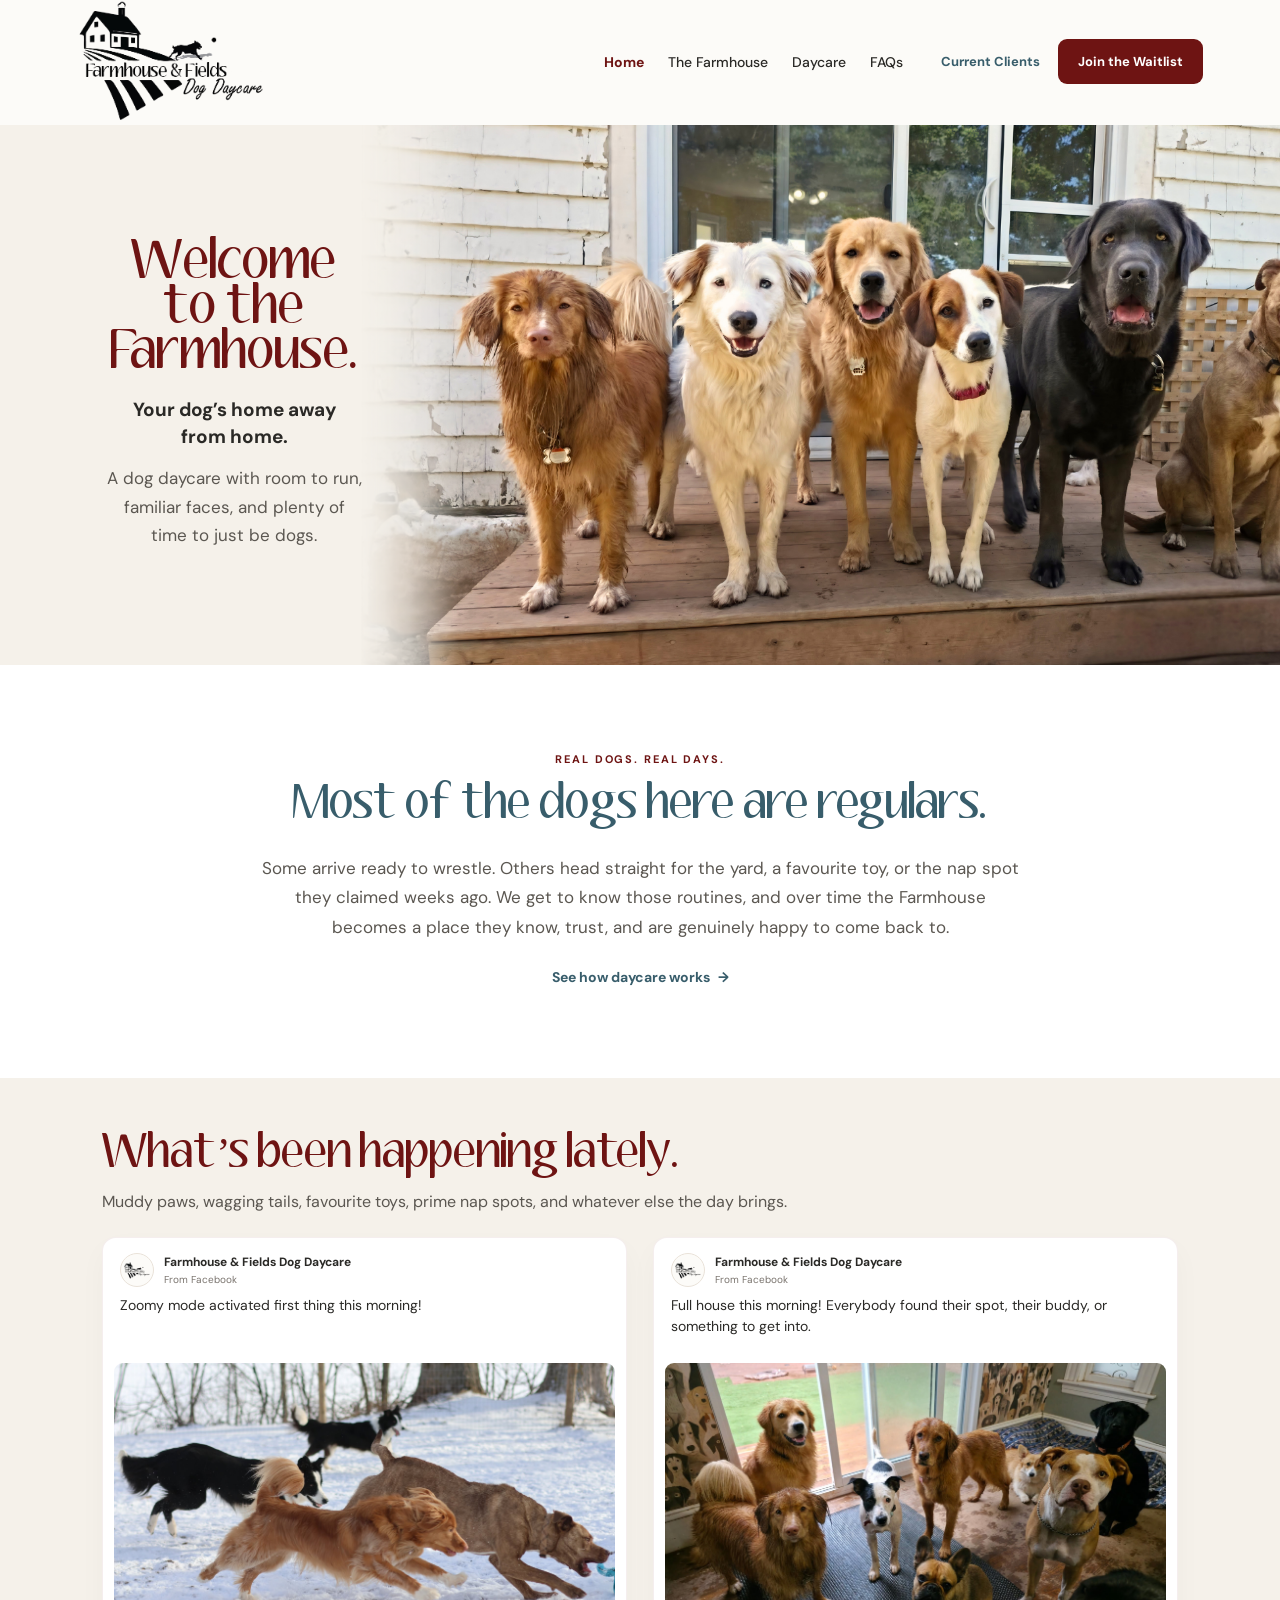
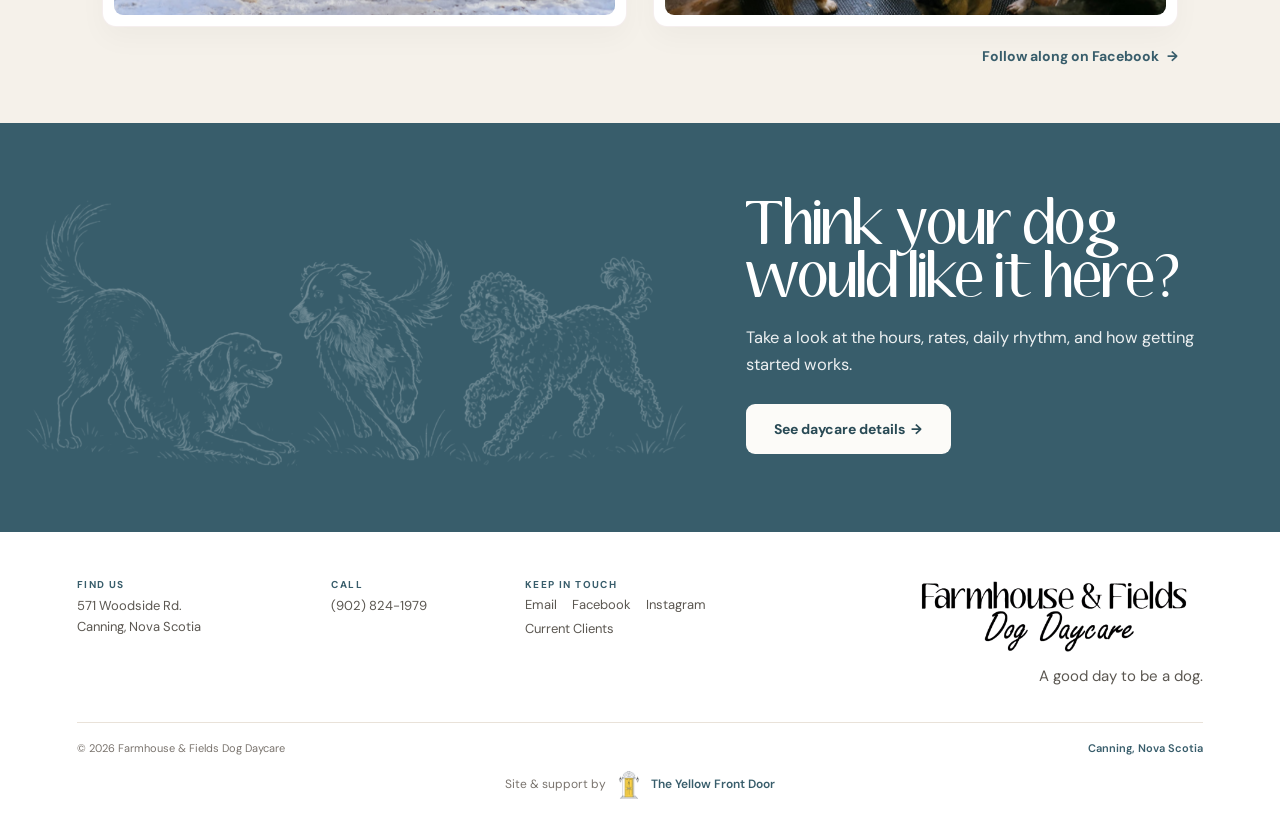
<file: index.html>
<!DOCTYPE html>
<html lang="en">
<head>
  <meta charset="UTF-8">

  <meta
    name="viewport"
    content="width=device-width, initial-scale=1.0"
  >

  <title>Farmhouse & Fields Dog Daycare | Canning, Nova Scotia</title>

  <meta name="description" content="Small-group dog daycare in Canning, Nova Scotia, with a familiar group of regular dogs, indoor and outdoor supervision, full and half days, and flexible booking for regular clients.">

  
  <!-- SEO START -->
  <meta name="robots" content="index, follow, max-image-preview:large">
  <link rel="canonical" href="https://farmhouseandfields.ca/">
  <meta property="og:type" content="website">
  <meta property="og:site_name" content="Farmhouse &amp; Fields Dog Daycare">
  <meta property="og:title" content="Farmhouse & Fields Dog Daycare | Canning, Nova Scotia">
  <meta property="og:description" content="Small-group dog daycare in Canning, Nova Scotia, with a familiar group of regular dogs, indoor and outdoor supervision, full and half days, and flexible booking for regular clients.">
  <meta property="og:url" content="https://farmhouseandfields.ca/">
  <meta property="og:image" content="https://farmhouseandfields.ca/assets/doghero.png">
  <meta name="twitter:card" content="summary_large_image">
  <meta name="twitter:title" content="Farmhouse & Fields Dog Daycare | Canning, Nova Scotia">
  <meta name="twitter:description" content="Small-group dog daycare in Canning, Nova Scotia, with a familiar group of regular dogs, indoor and outdoor supervision, full and half days, and flexible booking for regular clients.">
  <meta name="twitter:image" content="https://farmhouseandfields.ca/assets/doghero.png">
  <!-- SEO END -->

  <link rel="preconnect" href="https://fonts.googleapis.com">
  <link rel="preconnect" href="https://fonts.gstatic.com" crossorigin>

  <link
    href="https://fonts.googleapis.com/css2?family=DM+Sans:opsz,wght@9..40,400;9..40,500;9..40,600;9..40,700&display=swap"
    rel="stylesheet"
  >

  <style>

    /* =========================================================
       BRAND
    ========================================================= */

    @font-face {
      font-family: "Aubrey";
      src: url("fonts/AUBREY1__.woff2") format("woff2");
      font-style: normal;
      font-weight: 400;
      font-display: swap;
    }

    :root {
      --wine: #6E1413;
      --wine-dark: #55100F;

      --river: #385D6B;
      --river-dark: #294A55;

      --oat: #E7DDCD;
      --oat-soft: #F5F1EA;

      --warm-white: #FCFBF8;
      --white: #FFFFFF;

      --ink: #2A2926;
      --body: #5B5751;
      --muted: #7A746E;

      --border: #E9E2D9;

      --max: 1320px;
    }


    /* =========================================================
       RESET
    ========================================================= */

    * {
      box-sizing: border-box;
    }

    html {
      scroll-behavior: smooth;
    }

    body {
      margin: 0;

      background: var(--warm-white);
      color: var(--ink);

      font-family: "DM Sans", sans-serif;
      font-size: 16px;

      -webkit-font-smoothing: antialiased;
      text-rendering: optimizeLegibility;
    }

    img {
      display: block;
      max-width: 100%;
    }

    a {
      color: inherit;
    }

    button {
      font: inherit;
    }

    .container {
      width: min(88%, var(--max));
      margin: 0 auto;
    }


    /* =========================================================
       SHARED
    ========================================================= */

    .eyebrow {
      margin: 0 0 16px;

      color: var(--river);

      font-size: 11px;
      line-height: 1.2;
      font-weight: 700;

      letter-spacing: 0.17em;
      text-transform: uppercase;
    }

    .text-link {
      display: inline-flex;
      align-items: center;
      gap: 8px;

      color: var(--river);

      font-size: 14px;
      font-weight: 700;

      text-decoration: none;
    }

    .text-link span {
      transition: transform 0.18s ease;
    }

    .text-link:hover,
    .text-link:focus-visible {
      color: var(--wine);
    }

    .text-link:hover span,
    .text-link:focus-visible span {
      transform: translateX(4px);
    }


    /* =========================================================
       HEADER
    ========================================================= */

    .site-header {
      position: sticky;
      top: 0;
      z-index: 1000;

      background: rgba(252, 251, 248, 0.98);

      border-bottom: 1px solid transparent;

      transition:
        border-color 0.2s ease,
        box-shadow 0.2s ease;
    }

    .site-header.scrolled {
      border-color: rgba(233, 226, 217, 0.92);

      box-shadow:
        0 7px 25px rgba(42, 41, 38, 0.045);
    }

    .nav-wrap {
      width: min(88%, var(--max));
      min-height: 98px;

      margin: 0 auto;

      display: flex;
      align-items: center;
      gap: 28px;

      transition: min-height 0.2s ease;
    }

    .site-header.scrolled .nav-wrap {
      min-height: 80px;
    }

    .brand-logo {
      flex: 0 0 auto;

      display: flex;
      align-items: center;

      text-decoration: none;
    }

    .brand-logo img {
      width: 190px;
      height: auto;

      transition: width 0.2s ease;
    }

    .site-header.scrolled .brand-logo img {
      width: 170px;
    }


    /* =========================================================
       DESKTOP NAV
    ========================================================= */

    .main-nav {
      margin-left: auto;

      display: flex;
      align-items: center;
      gap: 4px;
    }

    .nav-link {
      padding: 11px 10px;

      color: var(--ink);

      font-size: 14px;
      font-weight: 500;

      text-decoration: none;
    }

    .nav-link:hover,
    .nav-link:focus-visible,
    .nav-link.active {
      color: var(--wine);
      font-weight: 700;
    }

    .nav-actions {
      display: flex;
      align-items: center;
      gap: 18px;
    }

    .client-link {
      color: var(--river);

      font-size: 13px;
      font-weight: 700;

      text-decoration: none;
      white-space: nowrap;
    }

    .client-link:hover,
    .client-link:focus-visible {
      color: var(--wine);
    }

    .waitlist-button {
      min-height: 45px;
      padding: 0 20px;

      display: inline-flex;
      align-items: center;
      justify-content: center;

      border-radius: 9px;

      background: var(--wine);
      color: #fff;

      font-size: 13px;
      font-weight: 700;

      text-decoration: none;
      white-space: nowrap;

      transition:
        background 0.18s ease,
        transform 0.18s ease;
    }

    .waitlist-button:hover,
    .waitlist-button:focus-visible {
      background: var(--wine-dark);
      transform: translateY(-1px);
    }


    /* =========================================================
       MOBILE NAV
    ========================================================= */

    .menu-toggle {
      display: none;

      width: 44px;
      height: 44px;

      margin-left: auto;
      padding: 0;

      border: 0;
      background: transparent;

      cursor: pointer;

      align-items: center;
      justify-content: center;
      flex-direction: column;

      gap: 5px;
    }

    .menu-toggle span {
      width: 21px;
      height: 2px;

      border-radius: 10px;

      background: var(--ink);

      transition:
        transform 0.22s ease,
        opacity 0.22s ease;
    }

    .menu-toggle.open span:nth-child(1) {
      transform: translateY(7px) rotate(45deg);
    }

    .menu-toggle.open span:nth-child(2) {
      opacity: 0;
    }

    .menu-toggle.open span:nth-child(3) {
      transform: translateY(-7px) rotate(-45deg);
    }

    .mobile-menu {
      max-height: 0;
      overflow: hidden;
      opacity: 0;

      background: var(--warm-white);

      transition:
        max-height 0.35s ease,
        opacity 0.22s ease;
    }

    .mobile-menu.open {
      max-height: 700px;
      opacity: 1;
    }

    .mobile-menu-inner {
      width: 89%;
      margin: 0 auto;
      padding: 5px 0 28px;
    }

    .mobile-menu a {
      display: block;

      padding: 15px 2px;

      border-bottom: 1px solid var(--border);

      color: var(--ink);

      font-size: 17px;
      font-weight: 500;

      text-decoration: none;
    }

    .mobile-menu .mobile-client {
      margin-top: 8px;

      border-bottom: 0;

      color: var(--river);
      font-weight: 700;
    }

    .mobile-menu .mobile-waitlist {
      margin-top: 8px;
      padding: 15px 20px;

      border: 0;
      border-radius: 10px;

      background: var(--wine);
      color: #fff;

      text-align: center;
      font-weight: 700;
    }


    /* =========================================================
       HERO
    ========================================================= */

    .home-hero {
      position: relative;

      min-height: 540px;

      overflow: hidden;

      background: var(--oat-soft);
    }

    .hero-image-wrap {
      position: absolute;
      inset: 0;

      overflow: hidden;
    }

    .hero-image-wrap picture {
      display: block;
      width: 100%;
      height: 100%;
    }

    .hero-image {
      width: 100%;
      height: 100%;

      object-fit: cover;
      object-position: center 48%;
    }

    .hero-copy {
      position: relative;
      z-index: 2;

      width: min(88%, var(--max));
      min-height: 540px;

      margin: 0 auto;

      display: flex;
      align-items: center;
    }

    .hero-copy-inner {
      width: 28%;
      max-width: 340px;

      padding: 48px 0;

      text-align: center;
    }

    .hero-title {
      margin: 0;

      color: var(--wine);

      font-family: "Aubrey", serif;
      font-size: clamp(48px, 3.45vw, 59px);
      font-weight: 400;
      line-height: 0.94;
    }

    .hero-title span,
    .hero-tagline span,
    .hero-description span {
      display: block;
    }

    .hero-tagline {
      margin: 22px 0 0;

      color: var(--ink);

      font-size: 19px;
      line-height: 1.4;
      font-weight: 700;
    }

    .hero-description {
      max-width: 325px;

      margin: 14px auto 0;

      color: var(--body);

      font-size: 17px;
      line-height: 1.67;
    }


    /* =========================================================
       REGULARS
    ========================================================= */

    .regulars-section {
      padding: 88px 0 92px;

      background: #fff;

      scroll-margin-top: 95px;
    }

    .regulars-inner {
      width: min(88%, 1100px);

      margin: 0 auto;

      text-align: center;
    }

    .regulars-section .eyebrow {
      margin-bottom: 17px;

      color: var(--wine);
    }

    .regulars-title {
      max-width: 1000px;

      margin: 0 auto;

      color: var(--river);

      font-family: "Aubrey", serif;
      font-size: clamp(43px, 3vw, 51px);
      font-weight: 400;
      line-height: 1;

      white-space: nowrap;
    }

    .regulars-story {
      max-width: 760px;

      margin: 28px auto 0;
    }

    .regulars-story p {
      margin: 0;

      color: var(--body);

      font-size: 17px;
      line-height: 1.75;
    }

    .regulars-link {
      margin-top: 25px;

      display: flex;
      justify-content: center;
    }


    /* =========================================================
       SOCIAL
    ========================================================= */

    .social-section {
      padding: 56px 0 58px;

      background: var(--oat-soft);

      scroll-margin-top: 95px;
    }

    .social-heading {
      width: min(84%, 1120px);

      margin: 0 auto 23px;
    }

    .social-heading .eyebrow {
      margin-bottom: 11px;
    }

    .social-title {
      max-width: 720px;

      margin: 0;

      color: var(--wine);

      font-family: "Aubrey", serif;
      font-size: clamp(42px, 3.2vw, 51px);
      font-weight: 400;
      line-height: 0.97;
    }

    .social-description {
      max-width: 720px;

      margin: 14px 0 0;

      color: var(--body);

      font-size: 16px;
      line-height: 1.6;
    }


    /* =========================================================
       SOCIAL CARDS
    ========================================================= */

    .social-grid {
      width: min(84%, 1120px);

      margin: 0 auto;

      display: grid;
      grid-template-columns: repeat(2, minmax(0, 1fr));

      gap: 26px;

      align-items: stretch;
    }

    .social-post {
      height: 390px;

      display: grid;

      grid-template-rows:
        auto
        68px
        minmax(0, 1fr);

      overflow: hidden;

      border: 1px solid rgba(110, 20, 19, 0.07);
      border-radius: 14px;

      background: #fff;

      box-shadow:
        0 12px 28px rgba(42, 41, 38, 0.03);
    }

    .social-post:nth-child(2) {
      margin-top: 0 !important;
    }

    .social-head {
      padding: 15px 17px 8px;

      display: flex;
      align-items: center;

      gap: 10px;
    }

    .social-avatar {
      width: 34px;
      height: 34px;

      flex: 0 0 34px;

      display: flex;
      align-items: center;
      justify-content: center;

      overflow: hidden;

      border: 1px solid var(--border);
      border-radius: 50%;

      background: var(--warm-white);
    }

    .social-avatar img {
      width: 26px;
      height: auto;
    }

    .social-name {
      margin: 0;

      color: var(--ink);

      font-size: 12px;
      font-weight: 700;
      line-height: 1.3;
    }

    .social-source {
      margin: 2px 0 0;

      color: var(--muted);

      font-size: 10px;
      line-height: 1.3;
    }

    .social-caption {
      margin: 0;

      padding: 0 17px 10px;

      display: flex;
      align-items: flex-start;

      color: var(--ink);

      font-size: 14px;
      line-height: 1.45;
    }

    .social-image {
      width: calc(100% - 22px);
      height: calc(100% - 11px);

      margin: 0 11px 11px;

      overflow: hidden;

      border-radius: 9px;
    }

    .social-image img {
      width: 100%;
      height: 100%;

      object-fit: cover;
    }

    .social-bottom-link {
      width: min(84%, 1120px);

      margin: 20px auto 0;

      display: flex;
      justify-content: flex-end;
    }


    /* =========================================================
       CTA
    ========================================================= */

    .final-cta {
      position: relative;

      overflow: hidden;

      background: var(--river);
      color: #fff;

      scroll-margin-top: 95px;
    }

    .final-cta-inner {
      position: relative;
      z-index: 3;

      width: min(88%, 1180px);
      min-height: 340px;

      margin: 0 auto;
      padding: 44px 0;

      display: grid;
      grid-template-columns: minmax(0, 1.05fr) minmax(420px, 0.95fr);
      gap: 42px;
      align-items: center;
    }

    .final-cta-art {
      min-width: 0;
      display: flex;
      align-items: flex-end;
      justify-content: flex-start;
      align-self: stretch;
    }

    .final-cta-copy {
      max-width: 560px;
      min-width: 0;
    }

    .final-cta h2 {
      max-width: 560px;

      margin: 0;

      color: #fff;

      font-family: "Aubrey", serif;
      font-size: clamp(46px, 3.2vw, 57px);
      font-weight: 400;
      line-height: 0.98;
    }

    .final-cta h2 span {
      display: block;
    }

    .final-cta p {
      max-width: 620px;

      margin: 17px 0 0;

      color: rgba(255, 255, 255, 0.9);

      font-size: 16px;
      line-height: 1.65;
    }

    .final-cta-actions {
      width: fit-content;

      margin-top: 24px;

      display: block;
    }

    .cta-button {
      width: auto;
      min-width: 185px;
      min-height: 50px;
      padding: 0 20px;

      display: inline-flex;
      align-items: center;
      justify-content: center;

      border-radius: 9px;

      background: var(--warm-white);
      color: var(--river-dark);

      font-size: 14px;
      font-weight: 700;

      text-decoration: none;
      white-space: nowrap;

      transition:
        background 0.18s ease,
        transform 0.18s ease;
    }

    .cta-button:hover,
    .cta-button:focus-visible {
      background: #fff;

      transform: translateY(-1px);
    }

    .cta-link {
      width: 100%;
      min-height: 46px;
      padding: 0 18px;

      display: inline-flex;
      align-items: center;
      justify-content: center;
      gap: 8px;

      border: 1px solid rgba(255,255,255,0.30);
      border-radius: 9px;

      color: #fff;

      font-size: 14px;
      font-weight: 700;

      text-decoration: none;
      white-space: nowrap;
    }

    .cta-link span {
      transition: transform 0.18s ease;
    }

    .cta-link:hover,
    .cta-link:focus-visible {
      background: rgba(255,255,255,0.08);
    }

    .cta-link:hover span,
    .cta-link:focus-visible span {
      transform: translateX(4px);
    }


    /* =========================================================
       CTA DOG ART
    ========================================================= */

    .cta-dogs {
      width: 100%;
      max-width: 610px;
      height: auto;

      margin: 0 0 -8px -18px;

      opacity: 0.32;
      filter: brightness(0) invert(1);

      pointer-events: none;
      user-select: none;
    }


    /* =========================================================
       FOOTER
    ========================================================= */

    .site-footer {
      padding: 46px 0 25px;

      background: #fff;
    }

    .footer-main {
      display: grid;
      grid-template-columns: 1.65fr 0.85fr;

      gap: 90px;

      align-items: start;
    }

    .footer-brand {
      justify-self: end;
      text-align: right;
    }

    .footer-brand-logo {
      width: 250px;
      height: auto;

      margin-left: auto;
    }

    .footer-tagline {
      margin: 18px 0 0;

      color: var(--ink);

      font-family: "DM Sans", sans-serif;
      font-size: 18px;
      font-weight: 600;
      line-height: 1.35;
    }

    .footer-details {
      display: grid;
      grid-template-columns: 1.1fr 0.8fr 1.2fr;

      gap: 30px;
    }

    .footer-detail-label {
      display: block;

      margin-bottom: 5px;

      color: var(--river);

      font-size: 10px;
      font-weight: 700;

      letter-spacing: 0.14em;
      text-transform: uppercase;
    }

    .footer-detail-value,
    .footer-detail-value a {
      color: var(--body);

      font-size: 13px;
      line-height: 1.55;

      text-decoration: none;
    }

    .footer-detail-value a:hover,
    .footer-detail-value a:focus-visible {
      color: var(--wine);
    }

    .footer-links {
      display: flex;
      flex-wrap: wrap;

      gap: 7px 15px;
    }

    .footer-links a {
      color: var(--body);

      font-size: 13px;

      text-decoration: none;
    }

    .footer-links a:hover,
    .footer-links a:focus-visible {
      color: var(--wine);
    }

    .footer-bottom {
      margin-top: 34px;
      padding-top: 18px;

      display: flex;
      justify-content: space-between;

      gap: 20px;

      border-top: 1px solid var(--border);

      color: var(--muted);

      font-size: 11px;
    }

    .footer-bottom-location {
      color: var(--river);
      font-weight: 600;
    }

    .site-credit {
  margin-top: 16px;

  display: flex;
  align-items: center;
  justify-content: center;
  gap: 9px;

  color: var(--muted);

  font-size: 12px;
  line-height: 1.3;
  text-align: center;
}

.site-credit a {
  display: inline-flex;
  align-items: center;
  gap: 8px;

  color: var(--river);
  font-weight: 600;

  text-decoration: none;
}

.site-credit a:hover,
.site-credit a:focus-visible {
  color: var(--wine);
}

.site-credit img {
  width: auto;
  height: 28px;

  opacity: 1;
}


    /* =========================================================
       LAPTOP
    ========================================================= */

    @media (max-width: 1120px) {

      .main-nav,
      .nav-actions {
        display: none;
      }

      .menu-toggle {
        display: flex;
      }

      .nav-wrap,
      .site-header.scrolled .nav-wrap {
        min-height: 82px;
      }

      .brand-logo img,
      .site-header.scrolled .brand-logo img {
        width: 170px;
      }

      .hero-copy-inner {
        width: 34%;
        max-width: 300px;
      }

      /* Keep the hero copy clear of the dogs on narrow desktop/laptop screens. */
      .hero-title {
        font-size: clamp(45px, 4.7vw, 52px);
      }

      .hero-tagline {
        font-size: 17px;
      }

      .hero-description {
        max-width: 290px;
        font-size: 15.5px;
        line-height: 1.58;
      }

      .hero-image {
        object-position: 64% 48%;
      }

      .regulars-title {
        white-space: normal;
      }

      .regulars-inner,
      .social-heading,
      .social-grid,
      .social-bottom-link {
        width: 88%;
      }

      .social-post {
        height: 370px;
      }

      .final-cta-inner {
        width: 88%;
        grid-template-columns: minmax(0, 1fr) minmax(390px, 0.95fr);
        gap: 34px;
      }

      .cta-dogs {
        max-width: 540px;
        margin-left: -28px;
        opacity: 0.29;
      }

      .footer-main {
        gap: 55px;
      }

      .footer-details {
        grid-template-columns: 1fr 1fr;
      }

    }


    /* =========================================================
       NARROW DESKTOP HERO
       Stack the hero before the copy collides with the dogs.
       Swap to the clean, non-faded hero image via <picture>.
    ========================================================= */

    @media (max-width: 1080px) {

      .home-hero {
        min-height: auto;

        display: flex;
        flex-direction: column;

        background: var(--oat-soft);
      }

      .hero-copy {
        order: 1;

        width: 88%;
        min-height: auto;

        margin: 0 auto;
        padding: 50px 0 42px;

        justify-content: center;
      }

      .hero-copy-inner {
        width: 100%;
        max-width: 520px;

        padding: 0;

        text-align: center;
      }

      .hero-title {
        font-size: 57px;
      }

      .hero-image-wrap {
        order: 2;

        position: relative;
        inset: auto;

        width: 100%;
        height: 420px;
      }

      .hero-image {
        width: 100%;
        height: 100%;

        object-fit: cover;
        object-position: 50% 48%;
      }

    }


    /* =========================================================
       TABLET
    ========================================================= */

    @media (max-width: 830px) {

      .home-hero {
        min-height: auto;

        display: flex;
        flex-direction: column;

        background: var(--oat-soft);
      }

      .hero-copy {
        order: 1;

        width: 88%;
        min-height: auto;

        padding: 50px 0 42px;

        justify-content: center;
      }

      .hero-copy-inner {
        width: 100%;
        max-width: 520px;

        padding: 0;
      }

      .hero-title {
        font-size: 57px;
      }

      .hero-image-wrap {
        order: 2;

        position: relative;
        inset: auto;

        width: 100%;
        height: 380px;
      }

      .hero-image {
        object-fit: cover;
        object-position: 50% 48%;
      }

      .regulars-section {
        padding: 78px 0 82px;
      }

      .regulars-inner {
        width: 86%;
      }

      .regulars-title {
        white-space: normal;
      }

      .social-heading,
      .social-grid,
      .social-bottom-link {
        width: 86%;
      }

      .social-grid {
        grid-template-columns: repeat(2, minmax(0, 1fr));

        gap: 18px;
      }

      .social-post {
        height: 360px;
      }

      .final-cta-inner {
        width: 82%;
        min-height: 0;

        padding: 48px 0 0;

        grid-template-columns: 1fr;
        gap: 24px;
      }

      .final-cta-copy {
        max-width: 620px;
      }

      .final-cta-art {
        order: 2;
        justify-content: center;
      }

      .cta-dogs {
        width: min(92vw, 560px);
        max-width: none;
        margin: 0 auto -8px;
        opacity: 0.25;
      }

      .footer-main {
        grid-template-columns: 1fr;

        gap: 34px;
      }

      .footer-brand {
        order: -1;
        justify-self: start;
        text-align: left;
      }

      .footer-brand-logo {
        margin-left: 0;
      }

      .footer-details {
        max-width: 700px;

        grid-template-columns: 1fr 1fr;
      }

    }


    /* =========================================================
       MOBILE
    ========================================================= */

    @media (max-width: 620px) {

      .container,
      .nav-wrap {
        width: 89%;
      }

      .nav-wrap,
      .site-header.scrolled .nav-wrap {
        min-height: 72px;
      }

      .brand-logo img,
      .site-header.scrolled .brand-logo img {
        width: 145px;
      }


      /* HERO */

      .hero-copy {
        width: 89%;

        padding: 40px 0 34px;
      }

      .hero-copy-inner {
        max-width: 330px;
      }

      .hero-title {
        font-size: 49px;
      }

      .hero-tagline {
        margin-top: 19px;

        font-size: 18px;
      }

      .hero-description {
        margin-top: 12px;

        font-size: 16px;
        line-height: 1.62;
      }

      .hero-image-wrap {
        height: clamp(245px, 67vw, 290px);
      }

      .hero-image {
        width: 100%;
        height: 100%;

        object-fit: cover;
        object-position: 50% 48%;
      }


      /* REGULARS */

      .regulars-section {
        padding: 64px 0 68px;

        scroll-margin-top: 76px;
      }

      .regulars-inner {
        width: 89%;

        text-align: left;
      }

      .regulars-section .eyebrow {
        margin-bottom: 12px;
      }

      .regulars-title {
        font-size: 40px;
        line-height: 0.98;

        white-space: normal;
      }

      .regulars-story {
        margin-top: 22px;
      }

      .regulars-story p {
        font-size: 16px;
        line-height: 1.68;
      }

      .regulars-link {
        margin-top: 22px;

        justify-content: flex-start;
      }


      /* SOCIAL */

      .social-section {
        padding: 52px 0 56px;

        scroll-margin-top: 76px;
      }

      .social-heading,
      .social-grid,
      .social-bottom-link {
        width: 89%;
      }

      .social-heading {
        margin-bottom: 20px;
      }

      .social-title {
        font-size: 41px;
        line-height: 0.98;
      }

      .social-description {
        margin-top: 13px;

        font-size: 16px;
        line-height: 1.6;
      }

      .social-grid {
        grid-template-columns: 1fr;

        gap: 18px;
      }

      .social-post {
        height: auto;

        grid-template-rows:
          auto
          auto
          210px;
      }

      .social-caption {
        padding-bottom: 13px;
      }

      .social-image {
        height: 199px;
      }

      .social-bottom-link {
        margin-top: 19px;

        justify-content: flex-start;
      }


      /* CTA */

      .final-cta {
        scroll-margin-top: 76px;
      }

      .final-cta-inner {
        width: 89%;

        min-height: 0;

        padding: 44px 0 0;

        display: grid;
        grid-template-columns: 1fr;
        gap: 22px;
      }

      .final-cta-copy {
        width: 100%;
        max-width: 350px;
      }

      .final-cta h2 {
        max-width: 340px;

        font-size: 39px;
        line-height: 1;

        letter-spacing: -0.01em;
      }

      .final-cta h2 span {
        display: inline;
      }

      .final-cta p {
        max-width: 335px;

        margin-top: 16px;

        font-size: 16px;
        line-height: 1.6;
      }

      .final-cta-actions {
        width: 100%;

        margin-top: 22px;

        display: block;
      }

      .cta-button {
        width: 100%;
      }


      /* MOBILE DOG ART */

      .cta-dogs {
        width: 118%;
        max-width: none;

        margin: 0 0 -6px -9%;

        opacity: 0.24;
      }


      /* FOOTER */

      .site-footer {
        padding: 38px 0 23px;
      }

      .footer-main {
        gap: 28px;
      }

      .footer-brand-logo {
        width: 225px;
      }

      .footer-tagline {
        margin-top: 15px;

        font-size: 17px;
      }

      .footer-details {
        grid-template-columns: 1fr 1fr;

        gap: 22px 18px;
      }

      .footer-details > div:last-child {
        grid-column: 1 / -1;
      }

      .footer-links {
        gap: 7px 14px;
      }

      .footer-bottom {
        margin-top: 27px;
        padding-top: 16px;

        flex-direction: column;

        gap: 6px;

        align-items: flex-start;
      }

    }


    /* =========================================================
       VERY SMALL MOBILE
    ========================================================= */

    @media (max-width: 390px) {

      .hero-title {
        font-size: 45px;
      }

      .regulars-title {
        font-size: 37px;
      }

      .social-title {
        font-size: 38px;
      }

      .final-cta h2 {
        font-size: 37px;
      }

      .footer-details {
        grid-template-columns: 1fr;
      }

      .footer-details > div:last-child {
        grid-column: auto;
      }

    }



    /* =========================================================
       CTA FINISHING TUNES
       Keep the narrow-desktop version intact, but give very wide
       screens and phones their own composition.
    ========================================================= */

    @media (min-width: 1280px) {

      .final-cta-inner {
        width: min(90%, 1320px);
        min-height: 370px;

        grid-template-columns:
          minmax(0, 1.16fr)
          minmax(470px, 0.84fr);

        gap: 54px;
      }

      .final-cta-art {
        justify-content: center;
      }

      .cta-dogs {
        width: 108%;
        max-width: 700px;

        margin:
          0
          0
          -10px
          -7%;

        opacity: 0.31;
      }

      .final-cta-copy {
        max-width: 575px;
      }

      .final-cta h2 {
        max-width: 575px;

        font-size: clamp(
          54px,
          3.25vw,
          62px
        );
      }

      .final-cta p {
        max-width: 500px;

        font-size: 16.5px;
      }

      .final-cta-actions {
        margin-top: 26px;
      }

      .cta-button {
        min-width: 205px;
      }

    }


    @media (max-width: 620px) {

      .final-cta-inner {
        width: 89%;

        padding:
          42px
          0
          0;

        gap: 26px;
      }

      .final-cta-copy {
        width: 100%;
        max-width: none;

        margin: 0 auto;

        text-align: center;
      }

      .final-cta h2 {
        max-width: 335px;

        margin: 0 auto;

        font-size: 42px;
        line-height: 0.98;
      }

      .final-cta h2 span {
        display: block;
      }

      .final-cta p {
        max-width: 330px;

        margin:
          16px
          auto
          0;

        font-size: 16px;
        line-height: 1.58;
      }

      .final-cta-actions {
        width: auto;

        margin:
          22px
          auto
          0;

        display: flex;
        justify-content: center;
      }

      .cta-button {
        width: auto;
        min-width: 215px;
      }

      .final-cta-art {
        width: 100%;

        justify-content: center;

        overflow: visible;
      }

      .cta-dogs {
        width: 128%;
        max-width: 520px;

        margin:
          0
          -14%
          -6px;

        opacity: 0.27;
      }

    }


    @media (max-width: 390px) {

      .final-cta h2 {
        max-width: 305px;

        font-size: 38px;
      }

      .final-cta p {
        max-width: 305px;
      }

      .cta-dogs {
        width: 136%;

        margin-left: -18%;
        margin-right: -18%;
      }

    }


    /* =========================================================
       ACCESSIBILITY
    ========================================================= */

    a:focus-visible,
    button:focus-visible {
      outline: 3px solid rgba(56, 93, 107, 0.42);
      outline-offset: 4px;
    }

    @media (prefers-reduced-motion: reduce) {

      *,
      *::before,
      *::after {
        scroll-behavior: auto !important;
        transition: none !important;
      }

    }

  
    /* FINAL SHARED FOOTER */
    .footer-main {
      display: grid !important;
      grid-template-columns: 1.65fr 0.85fr !important;
      gap: 76px !important;
      align-items: start !important;
    }

    .footer-brand {
      justify-self: end !important;
      text-align: right !important;
    }

    .footer-brand-logo {
      width: 300px !important;
      max-width: 100% !important;
      height: auto !important;
      margin-left: auto !important;
    }

    .footer-tagline {
      margin: 13px 0 0 !important;
      color: var(--body) !important;
      font-family: "DM Sans", sans-serif !important;
      font-size: 15px !important;
      font-weight: 400 !important;
      line-height: 1.45 !important;
    }

    @media (max-width: 830px) {
      .footer-main {
        grid-template-columns: 1fr !important;
        gap: 30px !important;
      }
      .footer-brand {
        order: -1;
        justify-self: start !important;
        text-align: left !important;
      }
      .footer-brand-logo {
        width: 250px !important;
        margin-left: 0 !important;
      }
    }

    @media (max-width: 620px) {
      .footer-brand-logo { width: 235px !important; }
      .footer-tagline { font-size: 14px !important; }
    }


    /* =========================================================
       DOG ART ALIGNMENT — CONSISTENT TEAL SECTIONS
    ========================================================= */
    @media (min-width: 761px) {
      .cta-dogs {
        margin-bottom: -18px;
      }
    }

    @media (max-width: 760px) {
      .cta-dogs {
        margin-bottom: -14px;
      }
    }

  

    /* =========================================================
       MOBILE FOOTER — FINAL POLISH
    ========================================================= */
    @media (max-width: 830px) {
      .site-footer {
        padding: 34px 0 22px !important;
      }

      .footer-main {
        grid-template-columns: 1fr !important;
        gap: 26px !important;
      }

      .footer-brand {
        order: -1 !important;
        width: 100% !important;
        justify-self: center !important;
        text-align: center !important;
      }

      .footer-brand-logo {
        width: 250px !important;
        max-width: 78vw !important;
        margin: 0 auto !important;
      }

      .footer-tagline {
        margin: 10px 0 0 !important;
        text-align: center !important;
        font-size: 14px !important;
        font-weight: 400 !important;
      }

      .footer-details {
        width: 100% !important;
        max-width: 520px !important;
        margin: 0 auto !important;
        grid-template-columns: 1fr 1fr !important;
        gap: 20px 24px !important;
      }

      .footer-details > div:last-child {
        grid-column: 1 / -1 !important;
        text-align: center !important;
      }

      .footer-details > div:last-child .footer-links {
        justify-content: center !important;
      }

      .footer-bottom {
        margin-top: 24px !important;
        padding-top: 15px !important;
        flex-direction: column !important;
        gap: 5px !important;
        align-items: center !important;
        text-align: center !important;
      }

      .site-credit {
        margin-top: 10px !important;
        justify-content: center !important;
        text-align: center !important;
      }
    }

    @media (max-width: 430px) {
      .footer-brand-logo {
        width: 235px !important;
      }

      .footer-details {
        gap: 18px 14px !important;
      }

      .footer-detail-value,
      .footer-detail-value a,
      .footer-links a {
        font-size: 12px !important;
      }
    }

  
    /* =========================================================
       HOMEPAGE NOTICE
    ========================================================= */
    .site-notice{padding:11px 4%;color:#fff;text-align:center;font-size:14px;font-weight:700;line-height:1.45}.site-notice.notice-wine{background:var(--wine)}.site-notice.notice-river{background:var(--river)}.site-notice[hidden]{display:none!important}
    @media(max-width:760px){.site-notice{padding:10px 6%;font-size:12px}}

  </style>

  <script type="application/ld+json">
{
  "@context": "https://schema.org",
  "@type": "LocalBusiness",
  "@id": "https://farmhouseandfields.ca/#business",
  "name": "Farmhouse & Fields Dog Daycare",
  "url": "https://farmhouseandfields.ca/",
  "telephone": "+1-902-824-1979",
  "email": "farmhousefieldsdaycare@gmail.com",
  "description": "Small-group dog daycare in Canning, Nova Scotia, with a familiar group of regular dogs, indoor and outdoor supervision, full and half days, and flexible booking for regular clients.",
  "image": "https://farmhouseandfields.ca/assets/doghero.png",
  "logo": "https://farmhouseandfields.ca/assets/farmhouseandfieldslogo.png",
  "address": {
    "@type": "PostalAddress",
    "streetAddress": "571 Woodside Rd.",
    "addressLocality": "Canning",
    "addressRegion": "NS",
    "addressCountry": "CA"
  },
  "sameAs": [
    "https://www.facebook.com/profile.php?id=61568074120165",
    "https://www.instagram.com/farmhousefieldsdogdaycare/"
  ]
}
  </script>
  <script type="application/ld+json">
{
  "@context": "https://schema.org",
  "@type": "WebSite",
  "@id": "https://farmhouseandfields.ca/#website",
  "url": "https://farmhouseandfields.ca/",
  "name": "Farmhouse & Fields Dog Daycare",
  "publisher": {
    "@id": "https://farmhouseandfields.ca/#business"
  }
}
  </script>

</head>

  <link rel="icon" type="image/png" href="assets/favicon.png">

<body>


  <!-- =======================================================
       HEADER
  ======================================================== -->

  <header
    class="site-header"
    id="siteHeader"
  >

    <div class="nav-wrap">

      <a
        href="index.html"
        class="brand-logo"
        aria-label="Farmhouse & Fields Dog Daycare home"
      >
        <img
          src="assets/farmhouseandfieldslogo.png"
          alt="Farmhouse & Fields Dog Daycare"
        >
      </a>


      <nav
        class="main-nav"
        aria-label="Main navigation"
      >

        <a
          href="index.html"
          class="nav-link active"
          aria-current="page"
        >
          Home
        </a>

        <a
          href="the-farmhouse.html"
          class="nav-link"
        >
          The Farmhouse
        </a>

        <a
          href="daycare.html"
          class="nav-link"
        >
          Daycare
        </a>

        <a
          href="faqs.html"
          class="nav-link"
        >
          FAQs
        </a>

      </nav>


      <div class="nav-actions">

        <a class="client-link" href="https://www.timetopet.com/portal" target="_blank" rel="noopener noreferrer">
          Current Clients
        </a>

        <a
          href="waitlist.html"
          class="waitlist-button"
        >
          Join the Waitlist
        </a>

      </div>


      <button
        class="menu-toggle"
        id="menuToggle"
        type="button"
        aria-expanded="false"
        aria-controls="mobileMenu"
        aria-label="Open menu"
      >
        <span></span>
        <span></span>
        <span></span>
      </button>

    </div>


    <div
      class="mobile-menu"
      id="mobileMenu"
    >

      <nav
        class="mobile-menu-inner"
        aria-label="Mobile navigation"
      >

        <a href="index.html">
          Home
        </a>

        <a href="the-farmhouse.html">
          The Farmhouse
        </a>

        <a href="daycare.html">
          Daycare
        </a>

        <a href="faqs.html">
          FAQs
        </a>

        <a class="mobile-client" href="https://www.timetopet.com/portal" target="_blank" rel="noopener noreferrer">
          Current Clients
        </a>

        <a
          href="waitlist.html"
          class="mobile-waitlist"
        >
          Join the Waitlist
        </a>

      </nav>

    </div>

  </header>

  <div class="site-notice notice-wine" data-site-if="notice.enabled" data-site-tone="notice.tone" hidden>
    <span data-site-text="notice.text">Important update</span>
  </div>


  <main>


    <!-- =====================================================
         HERO
    ====================================================== -->

    <section class="home-hero">

      <div class="hero-image-wrap">

        <picture>
          <source
            media="(max-width: 1080px)"
            srcset="assets/dogheronofade.jpg"
          >

          <img
            src="assets/doghero.png"
            alt="Dogs gathered together outside at Farmhouse & Fields Dog Daycare"
            class="hero-image"
          >
        </picture>

      </div>


      <div class="hero-copy">

        <div class="hero-copy-inner">

          <h1 class="hero-title">
            <span>Welcome</span>
            <span>to the</span>
            <span>Farmhouse.</span>
          </h1>

          <p class="hero-tagline">
            <span>Your dog’s home away</span>
            <span>from home.</span>
          </p>

          <p class="hero-description">
            <span>A dog daycare with room to run,</span>
            <span>familiar faces, and plenty of</span>
            <span>time to just be dogs.</span>
          </p>

        </div>

      </div>

    </section>


    <!-- =====================================================
         REGULARS
    ====================================================== -->

    <section class="regulars-section">

      <div class="regulars-inner">

        <p class="eyebrow">
          Real dogs. Real days.
        </p>

        <h2 class="regulars-title">
          Most of the dogs here are regulars.
        </h2>

        <div class="regulars-story">

          <p>
            Some arrive ready to wrestle. Others head straight for the yard, a favourite toy,
            or the nap spot they claimed weeks ago. We get to know those routines, and over
            time the Farmhouse becomes a place they know, trust, and are genuinely happy to
            come back to.
          </p>

          <div class="regulars-link">

            <a
              href="daycare.html"
              class="text-link"
            >
              See how daycare works
              <span aria-hidden="true">→</span>
            </a>

          </div>

        </div>

      </div>

    </section>


    <!-- =====================================================
         SOCIAL
    ====================================================== -->

    <section class="social-section">

      <div class="social-heading">

        <h2 class="social-title">
          What’s been happening lately.
        </h2>

        <p class="social-description">
          Muddy paws, wagging tails, favourite toys,
          prime nap spots, and whatever else the day brings.
        </p>

      </div>


      <div class="social-grid">


        <article class="social-post">

          <div class="social-head">

            <div class="social-avatar">

              <img
                src="assets/farmhouseandfieldslogo.png"
                alt=""
                aria-hidden="true"
              >

            </div>

            <div>

              <p class="social-name">
                Farmhouse & Fields Dog Daycare
              </p>

              <p class="social-source">
                From Facebook
              </p>

            </div>

          </div>


          <p class="social-caption" data-site-text="homepage.caption1">
            Zoomy mode activated first thing this morning!
          </p>


          <div class="social-image">

            <img
              src="assets/1.jpg"
              data-site-src="homepage.photo1"
              alt="Dogs playing together at Farmhouse & Fields Dog Daycare"
            >

          </div>

        </article>


        <article class="social-post">

          <div class="social-head">

            <div class="social-avatar">

              <img
                src="assets/farmhouseandfieldslogo.png"
                alt=""
                aria-hidden="true"
              >

            </div>

            <div>

              <p class="social-name">
                Farmhouse & Fields Dog Daycare
              </p>

              <p class="social-source">
                From Facebook
              </p>

            </div>

          </div>


          <p class="social-caption" data-site-text="homepage.caption2">
            Full house this morning! Everybody found their spot,
            their buddy, or something to get into.
          </p>


          <div class="social-image">

            <img
              src="assets/2.jpg"
              data-site-src="homepage.photo2"
              alt="A group of dogs together inside Farmhouse & Fields Dog Daycare"
            >

          </div>

        </article>

      </div>


      <div class="social-bottom-link">

        <a
          href="https://www.facebook.com/profile.php?id=61568074120165"
          data-site-href="contact.facebook"
          class="text-link"
          target="_blank"
          rel="noopener noreferrer"
        >
          Follow along on Facebook
          <span aria-hidden="true">→</span>
        </a>

      </div>

    </section>


    <!-- =====================================================
         CTA
    ====================================================== -->

    <section class="final-cta">

      <div class="final-cta-inner">

        <div class="final-cta-art">
          <img
            src="assets/dog3.png"
            alt=""
            class="cta-dogs"
            aria-hidden="true"
          >
        </div>

        <div class="final-cta-copy">

          <h2>
            <span>Think your dog</span>
            <span>would like it here?</span>
          </h2>

          <p>
            Take a look at the hours, rates, daily rhythm, and how getting started works.
          </p>

          <div class="final-cta-actions">
            <a
              href="daycare.html"
              class="cta-button"
            >
              See daycare details&nbsp; →
            </a>
          </div>

        </div>

      </div>

    </section>


  </main>


  <!-- =======================================================
       FOOTER
  ======================================================== -->

  <footer class="site-footer">
  <div class="container">
    <div class="footer-main">
      <div class="footer-details">
        <div>
          <span class="footer-detail-label">Find us</span>
          <div class="footer-detail-value"><span data-site-text="contact.address1">571 Woodside Rd.</span><br><span data-site-text="contact.address2">Canning, Nova Scotia</span></div>
        </div>
        <div>
          <span class="footer-detail-label">Call</span>
          <div class="footer-detail-value"><a href="tel:+19028241979" data-site-href="contact.phoneHref"><span data-site-text="contact.phoneDisplay">(902) 824-1979</span></a></div>
        </div>
        <div>
          <span class="footer-detail-label">Keep in touch</span>
          <div class="footer-links">
            <a href="mailto:farmhousefieldsdaycare@gmail.com" data-site-href="contact.email" data-site-href-prefix="mailto:">Email</a>
            <a href="https://www.facebook.com/profile.php?id=61568074120165" data-site-href="contact.facebook" target="_blank" rel="noopener noreferrer">Facebook</a>
            <a href="https://www.instagram.com/farmhousefieldsdogdaycare/" data-site-href="contact.instagram" target="_blank" rel="noopener noreferrer">Instagram</a>
            <a href="https://www.timetopet.com/portal" target="_blank" rel="noopener noreferrer">Current Clients</a>
          </div>
        </div>
      </div>

      <div class="footer-brand">
        <img src="assets/fandf2.png" alt="Farmhouse & Fields Dog Daycare" class="footer-brand-logo">
        <p class="footer-tagline">A good day to be a dog.</p>
      </div>
    </div>

    <div class="footer-bottom">
      <span>© <span id="currentYear"></span> Farmhouse &amp; Fields Dog Daycare</span>
      <span class="footer-bottom-location">Canning, Nova Scotia</span>
    </div>

    <div class="site-credit">
      <span>Site &amp; support by</span>

      <a
        href="https://www.theyellowfrontdoor.ca/"
        target="_blank"
        rel="noopener noreferrer"
        aria-label="The Yellow Front Door"
      >
        <img
          src="assets/tyfd-door.png"
          alt=""
          aria-hidden="true"
        >
        <span>The Yellow Front Door</span>
      </a>
    </div>
  </div>
</footer>


  <!-- =======================================================
       JAVASCRIPT
  ======================================================== -->

    <script src="site-content.js"></script>
  <script src="site-runtime.js"></script>

<script>

    const menuToggle =
      document.getElementById("menuToggle");

    const mobileMenu =
      document.getElementById("mobileMenu");

    const siteHeader =
      document.getElementById("siteHeader");

    const currentYear =
      document.getElementById("currentYear");


    menuToggle.addEventListener("click", function () {

      const isOpen =
        mobileMenu.classList.toggle("open");

      menuToggle.classList.toggle(
        "open",
        isOpen
      );

      menuToggle.setAttribute(
        "aria-expanded",
        String(isOpen)
      );

      menuToggle.setAttribute(
        "aria-label",
        isOpen
          ? "Close menu"
          : "Open menu"
      );

    });


    mobileMenu
      .querySelectorAll("a")
      .forEach(function (link) {

        link.addEventListener("click", function () {

          mobileMenu.classList.remove("open");
          menuToggle.classList.remove("open");

          menuToggle.setAttribute(
            "aria-expanded",
            "false"
          );

          menuToggle.setAttribute(
            "aria-label",
            "Open menu"
          );

        });

      });


    function updateHeader() {

      siteHeader.classList.toggle(
        "scrolled",
        window.scrollY > 14
      );

    }


    updateHeader();


    window.addEventListener(
      "scroll",
      updateHeader,
      { passive: true }
    );


    currentYear.textContent =
      new Date().getFullYear();

  </script>


</body>
</html>
</file>
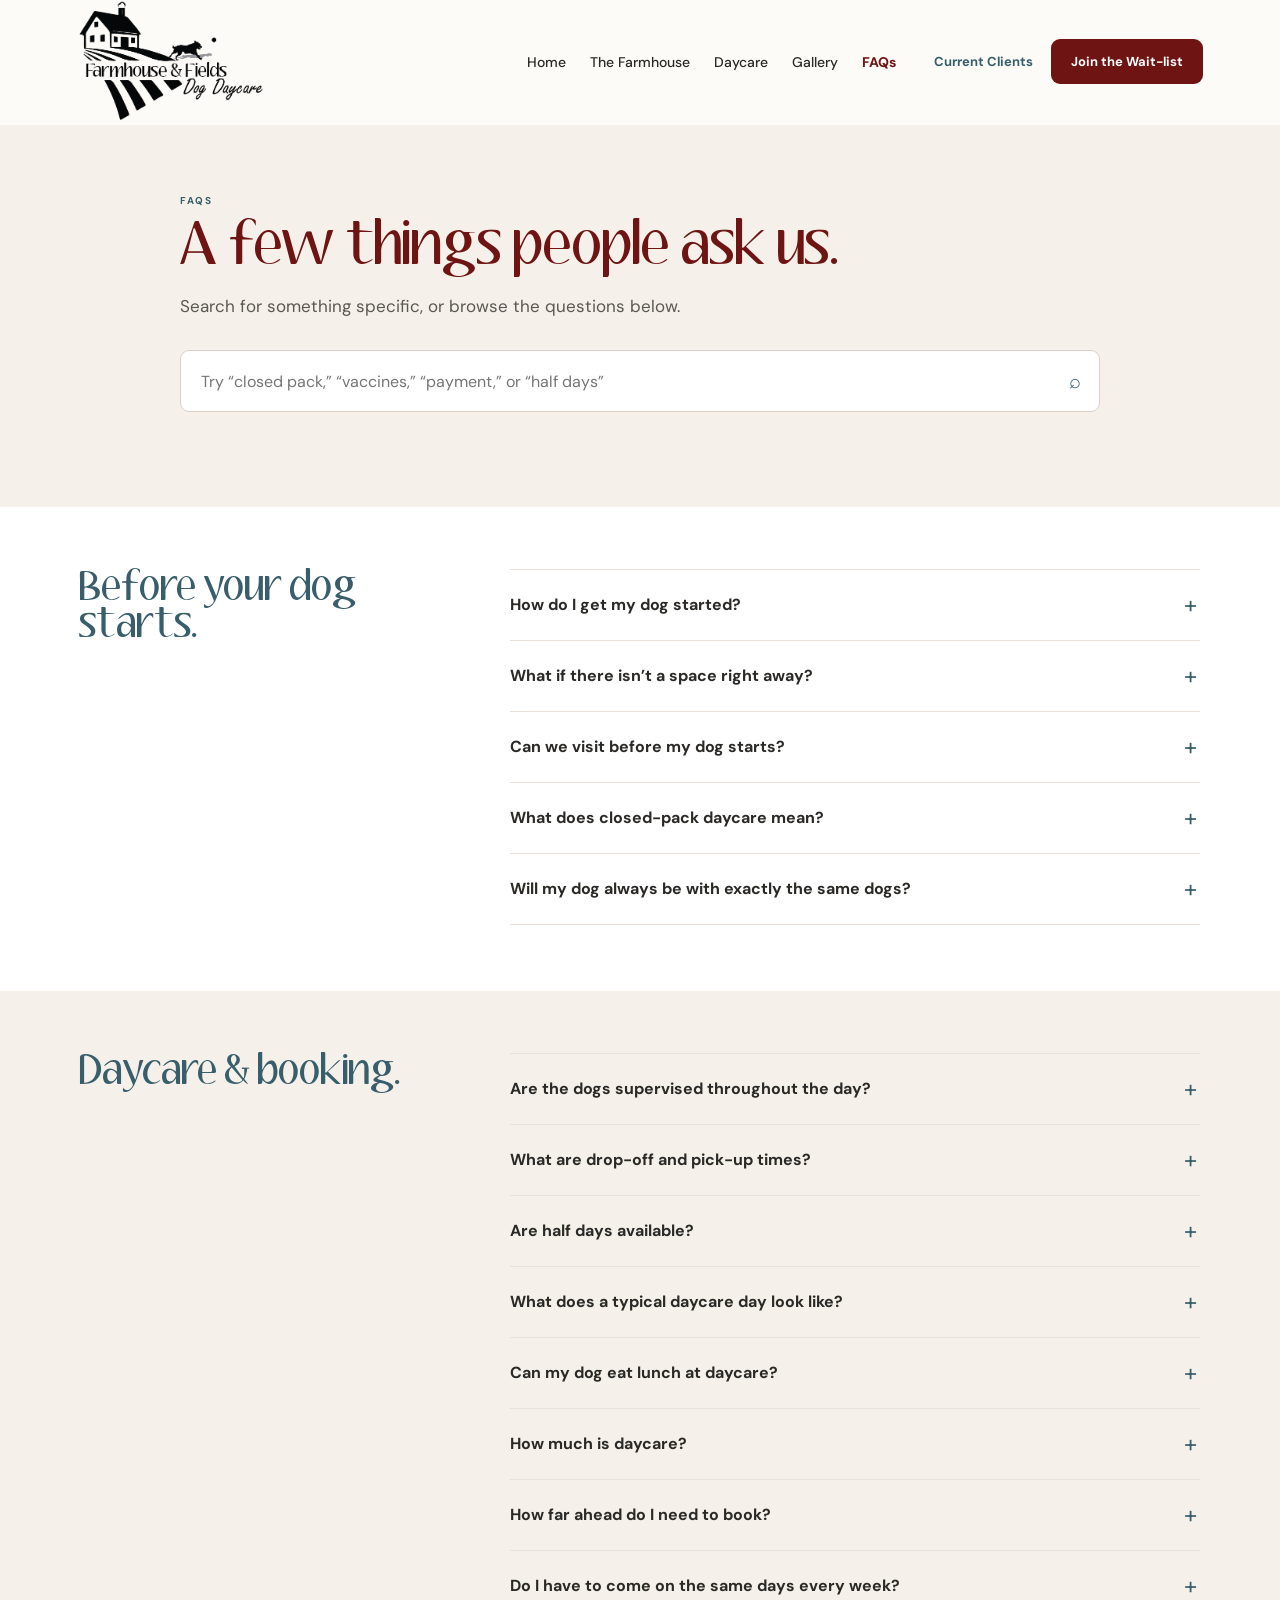
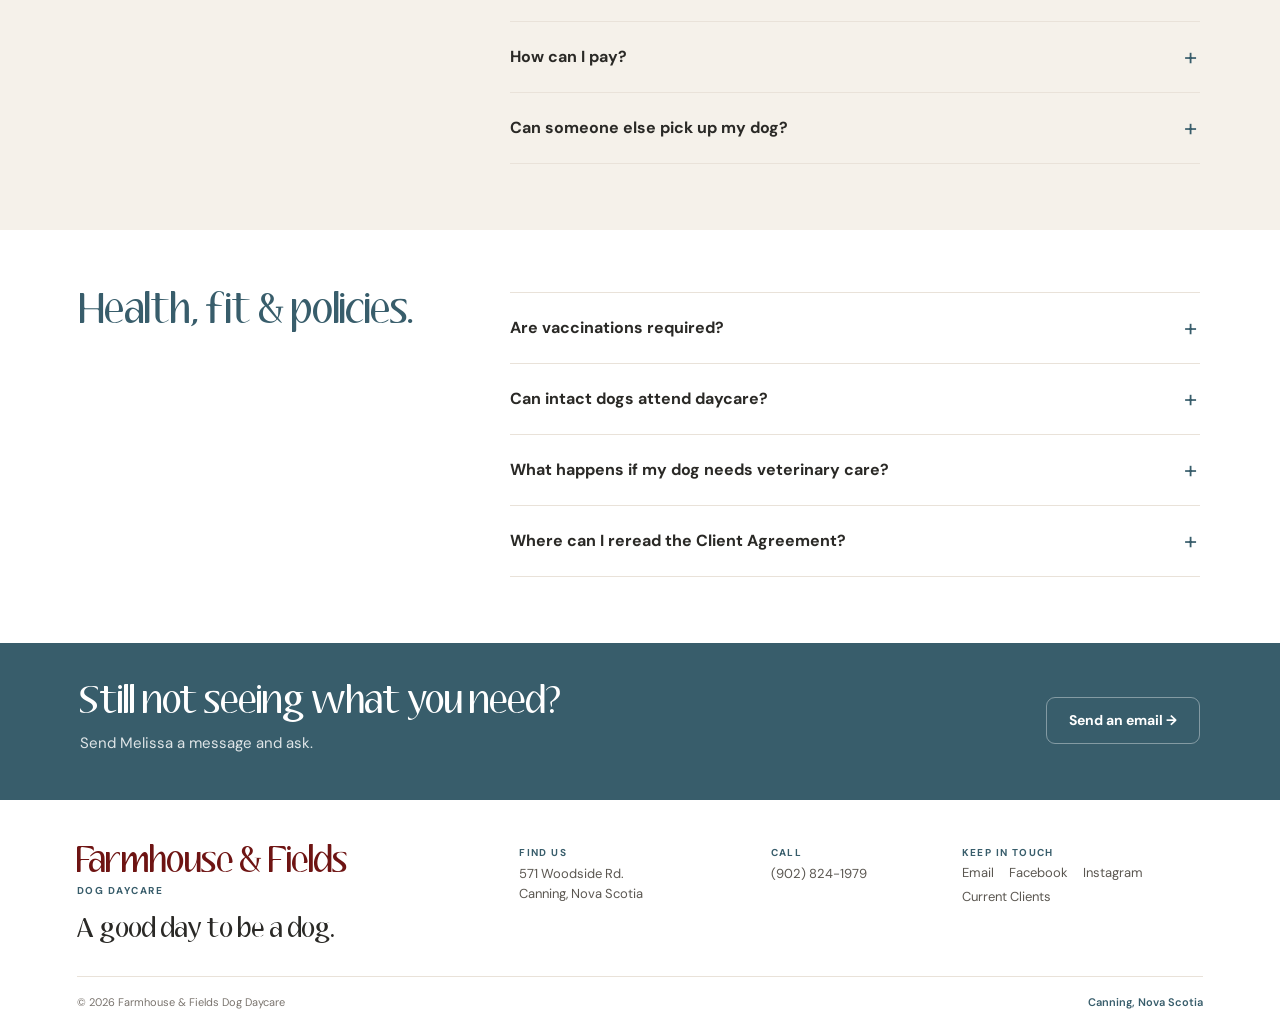
<file: FAQs.html>
<!DOCTYPE html>
<html lang="en">
<head>
  <meta charset="UTF-8">
  <meta name="viewport" content="width=device-width, initial-scale=1.0">

  <title>FAQs | Farmhouse & Fields Dog Daycare</title>

  <meta
    name="description"
    content="Answers to common questions about Farmhouse & Fields Dog Daycare in Canning, Nova Scotia, including getting started, booking, hours, rates, vaccinations, and policies."
  >

  <link rel="preconnect" href="https://fonts.googleapis.com">
  <link rel="preconnect" href="https://fonts.gstatic.com" crossorigin>

  <link
    href="https://fonts.googleapis.com/css2?family=DM+Sans:opsz,wght@9..40,400;9..40,500;9..40,600;9..40,700&display=swap"
    rel="stylesheet"
  >

  <style>

    @font-face {
      font-family: "Aubrey";
      src: url("fonts/AUBREY1__.woff2") format("woff2");
      font-style: normal;
      font-weight: 400;
      font-display: swap;
    }

    :root {
      --wine: #6E1413;
      --wine-dark: #55100F;
      --river: #385D6B;
      --river-dark: #294A55;
      --oat: #E7DDCD;
      --oat-soft: #F5F1EA;
      --warm-white: #FCFBF8;
      --white: #FFFFFF;
      --ink: #2A2926;
      --body: #5B5751;
      --muted: #7A746E;
      --border: #E9E2D9;
      --max: 1320px;
      --page: 1120px;
    }

    * {
      box-sizing: border-box;
    }

    html {
      scroll-behavior: smooth;
    }

    body {
      margin: 0;

      background: var(--warm-white);
      color: var(--ink);

      font-family: "DM Sans", sans-serif;
      font-size: 16px;

      -webkit-font-smoothing: antialiased;
      text-rendering: optimizeLegibility;
    }

    img {
      display: block;
      max-width: 100%;
    }

    a {
      color: inherit;
    }

    button,
    input {
      font: inherit;
    }

    .container {
      width: min(88%, var(--max));
      margin: 0 auto;
    }

    .page-inner {
      width: min(88%, var(--page));
      margin: 0 auto;
    }

    .eyebrow {
      margin: 0 0 14px;

      color: var(--river);

      font-size: 10px;
      line-height: 1.2;
      font-weight: 700;

      letter-spacing: 0.16em;
      text-transform: uppercase;
    }

    .section-title {
      margin: 0;

      color: var(--river);

      font-family: "Aubrey", serif;
      font-size: clamp(37px, 2.8vw, 46px);
      font-weight: 400;
      line-height: 1;
    }


    /* =========================================================
       HEADER
    ========================================================= */

    .site-header {
      position: sticky;
      top: 0;
      z-index: 1000;

      background: rgba(252, 251, 248, 0.98);

      border-bottom: 1px solid transparent;

      transition:
        border-color 0.2s ease,
        box-shadow 0.2s ease;
    }

    .site-header.scrolled {
      border-color: rgba(233, 226, 217, 0.92);

      box-shadow:
        0 7px 25px rgba(42, 41, 38, 0.045);
    }

    .nav-wrap {
      width: min(88%, var(--max));
      min-height: 98px;

      margin: 0 auto;

      display: flex;
      align-items: center;
      gap: 28px;

      transition: min-height 0.2s ease;
    }

    .site-header.scrolled .nav-wrap {
      min-height: 80px;
    }

    .brand-logo {
      flex: 0 0 auto;

      display: flex;
      align-items: center;

      text-decoration: none;
    }

    .brand-logo img {
      width: 190px;
      height: auto;

      transition: width 0.2s ease;
    }

    .site-header.scrolled .brand-logo img {
      width: 170px;
    }

    .main-nav {
      margin-left: auto;

      display: flex;
      align-items: center;
      gap: 4px;
    }

    .nav-link {
      padding: 11px 10px;

      color: var(--ink);

      font-size: 14px;
      font-weight: 500;

      text-decoration: none;
    }

    .nav-link:hover,
    .nav-link:focus-visible,
    .nav-link.active {
      color: var(--wine);
      font-weight: 700;
    }

    .nav-actions {
      display: flex;
      align-items: center;
      gap: 18px;
    }

    .client-link {
      color: var(--river);

      font-size: 13px;
      font-weight: 700;

      text-decoration: none;
      white-space: nowrap;
    }

    .client-link:hover,
    .client-link:focus-visible {
      color: var(--wine);
    }

    .waitlist-button {
      min-height: 45px;
      padding: 0 20px;

      display: inline-flex;
      align-items: center;
      justify-content: center;

      border-radius: 9px;

      background: var(--wine);
      color: #fff;

      font-size: 13px;
      font-weight: 700;

      text-decoration: none;
      white-space: nowrap;
    }


    /* =========================================================
       MOBILE NAV
    ========================================================= */

    .menu-toggle {
      display: none;

      width: 44px;
      height: 44px;

      margin-left: auto;
      padding: 0;

      border: 0;
      background: transparent;

      cursor: pointer;

      align-items: center;
      justify-content: center;
      flex-direction: column;

      gap: 5px;
    }

    .menu-toggle span {
      width: 21px;
      height: 2px;

      border-radius: 10px;

      background: var(--ink);

      transition:
        transform 0.22s ease,
        opacity 0.22s ease;
    }

    .menu-toggle.open span:nth-child(1) {
      transform: translateY(7px) rotate(45deg);
    }

    .menu-toggle.open span:nth-child(2) {
      opacity: 0;
    }

    .menu-toggle.open span:nth-child(3) {
      transform: translateY(-7px) rotate(-45deg);
    }

    .mobile-menu {
      max-height: 0;
      overflow: hidden;
      opacity: 0;

      background: var(--warm-white);

      transition:
        max-height 0.35s ease,
        opacity 0.22s ease;
    }

    .mobile-menu.open {
      max-height: 700px;
      opacity: 1;
    }

    .mobile-menu-inner {
      width: 89%;
      margin: 0 auto;
      padding: 5px 0 28px;
    }

    .mobile-menu a {
      display: block;

      padding: 15px 2px;

      border-bottom: 1px solid var(--border);

      color: var(--ink);

      font-size: 17px;
      font-weight: 500;

      text-decoration: none;
    }

    .mobile-menu .mobile-client {
      margin-top: 8px;

      border-bottom: 0;

      color: var(--river);
      font-weight: 700;
    }

    .mobile-menu .mobile-waitlist {
      margin-top: 8px;
      padding: 15px 20px;

      border: 0;
      border-radius: 10px;

      background: var(--wine);
      color: #fff;

      text-align: center;
      font-weight: 700;
    }


    /* =========================================================
       HERO
    ========================================================= */

    .faq-hero {
      padding: 70px 0 66px;

      background: var(--oat-soft);
    }

    .faq-hero-inner {
      width: min(88%, 920px);

      margin: 0 auto;
    }

    .faq-hero h1 {
      max-width: 780px;

      margin: 0;

      color: var(--wine);

      font-family: "Aubrey", serif;
      font-size: clamp(52px, 4.15vw, 66px);
      font-weight: 400;
      line-height: 0.96;
    }

    .faq-hero-lede {
      margin: 20px 0 0;

      color: var(--body);

      font-size: 17px;
      line-height: 1.68;
    }

    .faq-search {
      position: relative;

      margin-top: 30px;
    }

    .faq-search input {
      width: 100%;
      min-height: 62px;

      padding: 0 54px 0 20px;

      border: 1px solid #D9D1C7;
      border-radius: 9px;

      background: #fff;
      color: var(--ink);

      font-size: 16px;

      outline: none;

      transition:
        border-color 0.18s ease,
        box-shadow 0.18s ease;
    }

    .faq-search input:focus {
      border-color: var(--river);

      box-shadow:
        0 0 0 4px rgba(56,93,107,0.09);
    }

    .search-icon {
      position: absolute;

      top: 50%;
      right: 19px;

      transform: translateY(-50%);

      color: var(--river);

      font-size: 20px;

      pointer-events: none;
    }

    .search-status {
      min-height: 19px;

      margin: 10px 0 0;

      color: var(--muted);

      font-size: 12px;
      line-height: 1.55;
    }


    /* =========================================================
       FAQ GROUPS
    ========================================================= */

    .faq-section {
      padding: 62px 0 66px;

      background: #fff;
    }

    .faq-section:nth-of-type(even) {
      background: var(--oat-soft);
    }

    .faq-section[hidden] {
      display: none;
    }

    .faq-group {
      display: grid;
      grid-template-columns: 0.68fr 1.32fr;

      gap: 74px;

      align-items: start;
    }

    .faq-group-heading {
      position: sticky;
      top: 118px;

      max-width: 340px;
    }

    .faq-list {
      border-top: 1px solid var(--border);
    }

    .faq-item {
      border-bottom: 1px solid var(--border);
    }

    .faq-item[hidden] {
      display: none;
    }

    .faq-item summary {
      position: relative;

      min-height: 70px;
      padding: 20px 48px 20px 0;

      display: flex;
      align-items: center;

      color: var(--ink);

      font-size: 16px;
      line-height: 1.5;
      font-weight: 700;

      list-style: none;
      cursor: pointer;
    }

    .faq-item summary::-webkit-details-marker {
      display: none;
    }

    .faq-item summary::after {
      content: "+";

      position: absolute;
      right: 3px;
      top: 50%;

      transform: translateY(-50%);

      color: var(--river);

      font-size: 24px;
      line-height: 1;
      font-weight: 400;
    }

    .faq-item[open] summary::after {
      content: "−";
    }

    .faq-answer {
      max-width: 760px;

      padding: 0 46px 22px 0;

      color: var(--body);

      font-size: 15px;
      line-height: 1.72;
    }

    .faq-answer p {
      margin: 0;
    }

    .faq-answer a {
      display: inline-block;

      margin-top: 10px;

      color: var(--river);

      font-weight: 700;

      text-underline-offset: 3px;
    }

    .empty-state {
      display: none;

      width: min(88%, 920px);

      margin: 0 auto;
      padding: 54px 0 60px;

      color: var(--body);

      font-size: 16px;
      line-height: 1.7;
    }

    .empty-state.show {
      display: block;
    }


    /* =========================================================
       CONTACT
    ========================================================= */

    .faq-contact {
      padding: 42px 0 44px;

      background: var(--river);
      color: #fff;
    }

    .faq-contact-inner {
      display: flex;
      align-items: center;
      justify-content: space-between;

      gap: 36px;
    }

    .faq-contact-copy {
      max-width: 720px;
    }

    .faq-contact h2 {
      margin: 0;

      color: #fff;

      font-family: "Aubrey", serif;
      font-size: clamp(34px, 2.5vw, 42px);
      font-weight: 400;
      line-height: 1;
    }

    .faq-contact p {
      margin: 12px 0 0;

      color: rgba(255,255,255,0.84);

      font-size: 15px;
      line-height: 1.65;
    }

    .contact-link {
      min-height: 47px;
      padding: 0 22px;

      display: inline-flex;
      align-items: center;
      justify-content: center;

      border: 1px solid rgba(255,255,255,0.38);
      border-radius: 9px;

      color: #fff;

      font-size: 14px;
      font-weight: 700;

      text-decoration: none;
      white-space: nowrap;
    }

    .contact-link:hover,
    .contact-link:focus-visible {
      background: rgba(255,255,255,0.08);
    }


    /* =========================================================
       FOOTER
    ========================================================= */

    .site-footer {
      padding: 46px 0 25px;

      background: #fff;
    }

    .footer-main {
      display: grid;
      grid-template-columns: 0.85fr 1.65fr;

      gap: 90px;

      align-items: start;
    }

    .footer-brand-name {
      margin: 0;

      color: var(--wine);

      font-family: "Aubrey", serif;
      font-size: 32px;
      font-weight: 400;
      line-height: 1;
    }

    .footer-brand-type {
      margin: 6px 0 0;

      color: var(--river);

      font-size: 10px;
      font-weight: 700;

      letter-spacing: 0.15em;
      text-transform: uppercase;
    }

    .footer-tagline {
      margin: 20px 0 0;

      color: var(--ink);

      font-family: "Aubrey", serif;
      font-size: 24px;
      font-weight: 400;
      line-height: 1.05;
    }

    .footer-details {
      display: grid;
      grid-template-columns: 1.1fr 0.8fr 1.2fr;

      gap: 30px;
    }

    .footer-detail-label {
      display: block;

      margin-bottom: 5px;

      color: var(--river);

      font-size: 10px;
      font-weight: 700;

      letter-spacing: 0.14em;
      text-transform: uppercase;
    }

    .footer-detail-value,
    .footer-detail-value a {
      color: var(--body);

      font-size: 13px;
      line-height: 1.55;

      text-decoration: none;
    }

    .footer-detail-value a:hover,
    .footer-detail-value a:focus-visible,
    .footer-links a:hover,
    .footer-links a:focus-visible {
      color: var(--wine);
    }

    .footer-links {
      display: flex;
      flex-wrap: wrap;

      gap: 7px 15px;
    }

    .footer-links a {
      color: var(--body);

      font-size: 13px;

      text-decoration: none;
    }

    .footer-bottom {
      margin-top: 34px;
      padding-top: 18px;

      display: flex;
      justify-content: space-between;

      gap: 20px;

      border-top: 1px solid var(--border);

      color: var(--muted);

      font-size: 11px;
    }

    .footer-bottom-location {
      color: var(--river);
      font-weight: 600;
    }

    .sr-only {
      position: absolute;

      width: 1px;
      height: 1px;

      padding: 0;
      margin: -1px;

      overflow: hidden;
      clip: rect(0,0,0,0);

      white-space: nowrap;
      border: 0;
    }


    /* =========================================================
       RESPONSIVE
    ========================================================= */

    @media (max-width: 1120px) {

      .main-nav,
      .nav-actions {
        display: none;
      }

      .menu-toggle {
        display: flex;
      }

      .nav-wrap,
      .site-header.scrolled .nav-wrap {
        min-height: 82px;
      }

      .brand-logo img,
      .site-header.scrolled .brand-logo img {
        width: 170px;
      }

      .faq-group {
        gap: 48px;
      }

    }

    @media (max-width: 830px) {

      .faq-group {
        grid-template-columns: 1fr;

        gap: 24px;
      }

      .faq-group-heading {
        position: static;

        max-width: none;
      }

      .faq-contact-inner {
        align-items: flex-start;
        flex-direction: column;

        gap: 22px;
      }

    }

    @media (max-width: 620px) {

      .container,
      .nav-wrap,
      .page-inner {
        width: 89%;
      }

      .nav-wrap,
      .site-header.scrolled .nav-wrap {
        min-height: 72px;
      }

      .brand-logo img,
      .site-header.scrolled .brand-logo img {
        width: 145px;
      }

      .faq-hero {
        padding: 45px 0 47px;
      }

      .faq-hero-inner {
        width: 89%;
      }

      .faq-hero h1 {
        font-size: 44px;
      }

      .faq-hero-lede {
        margin-top: 17px;

        font-size: 16px;
        line-height: 1.64;
      }

      .faq-search {
        margin-top: 24px;
      }

      .faq-search input {
        min-height: 58px;

        padding-left: 17px;

        font-size: 15px;
      }

      .faq-section {
        padding: 47px 0 50px;
      }

      .faq-group {
        gap: 19px;
      }

      .section-title {
        font-size: 36px;
      }

      .faq-item summary {
        min-height: 64px;

        padding: 17px 40px 17px 0;

        font-size: 15px;
      }

      .faq-answer {
        padding: 0 30px 19px 0;

        font-size: 15px;
      }

      .faq-contact {
        padding: 39px 0 42px;
      }

      .faq-contact h2 {
        font-size: 34px;
      }

      .contact-link {
        width: 100%;
      }

      .site-footer {
        padding: 38px 0 23px;
      }

      .footer-main {
        grid-template-columns: 1fr;

        gap: 28px;
      }

      .footer-brand-name {
        font-size: 29px;
      }

      .footer-tagline {
        margin-top: 17px;

        font-size: 22px;
      }

      .footer-details {
        grid-template-columns: 1fr 1fr;

        gap: 22px 18px;
      }

      .footer-details > div:last-child {
        grid-column: 1 / -1;
      }

      .footer-bottom {
        margin-top: 27px;
        padding-top: 16px;

        flex-direction: column;

        gap: 6px;

        align-items: flex-start;
      }

    }

    @media (max-width: 390px) {

      .faq-hero h1 {
        font-size: 41px;
      }

      .section-title {
        font-size: 34px;
      }

      .footer-details {
        grid-template-columns: 1fr;
      }

      .footer-details > div:last-child {
        grid-column: auto;
      }

    }


    /* =========================================================
       ACCESSIBILITY
    ========================================================= */

    a:focus-visible,
    button:focus-visible,
    input:focus-visible,
    summary:focus-visible {
      outline: 3px solid rgba(56,93,107,0.42);
      outline-offset: 4px;
    }

    @media (prefers-reduced-motion: reduce) {

      *,
      *::before,
      *::after {
        scroll-behavior: auto !important;
        transition: none !important;
      }

    }

  </style>
</head>

<body>

  <header class="site-header" id="siteHeader">

    <div class="nav-wrap">

      <a
        href="index.html"
        class="brand-logo"
        aria-label="Farmhouse & Fields Dog Daycare home"
      >
        <img
          src="assets/farmhouseandfieldslogo.png"
          alt="Farmhouse & Fields Dog Daycare"
        >
      </a>

      <nav
        class="main-nav"
        aria-label="Main navigation"
      >
        <a href="index.html" class="nav-link">Home</a>
        <a href="the-farmhouse.html" class="nav-link">The Farmhouse</a>
        <a href="daycare.html" class="nav-link">Daycare</a>
        <a href="gallery.html" class="nav-link">Gallery</a>
        <a
          href="faqs.html"
          class="nav-link active"
          aria-current="page"
        >
          FAQs
        </a>
      </nav>

      <div class="nav-actions">

        <a
          href="current-clients.html"
          class="client-link"
        >
          Current Clients
        </a>

        <a
          href="waitlist.html"
          class="waitlist-button"
        >
          Join the Wait-list
        </a>

      </div>

      <button
        class="menu-toggle"
        id="menuToggle"
        type="button"
        aria-expanded="false"
        aria-controls="mobileMenu"
        aria-label="Open menu"
      >
        <span></span>
        <span></span>
        <span></span>
      </button>

    </div>

    <div
      class="mobile-menu"
      id="mobileMenu"
    >
      <nav
        class="mobile-menu-inner"
        aria-label="Mobile navigation"
      >
        <a href="index.html">Home</a>
        <a href="the-farmhouse.html">The Farmhouse</a>
        <a href="daycare.html">Daycare</a>
        <a href="gallery.html">Gallery</a>
        <a href="faqs.html">FAQs</a>
        <a
          href="current-clients.html"
          class="mobile-client"
        >
          Current Clients
        </a>
        <a
          href="waitlist.html"
          class="mobile-waitlist"
        >
          Join the Wait-list
        </a>
      </nav>
    </div>

  </header>


  <main>

    <section class="faq-hero">

      <div class="faq-hero-inner">

        <p class="eyebrow">FAQs</p>

        <h1>
          A few things people ask us.
        </h1>

        <p class="faq-hero-lede">
          Search for something specific, or browse the questions below.
        </p>

        <div class="faq-search">

          <label
            for="faqSearch"
            class="sr-only"
          >
            Search frequently asked questions
          </label>

          <input
            id="faqSearch"
            type="search"
            autocomplete="off"
            placeholder="Try “closed pack,” “vaccines,” “payment,” or “half days”"
          >

          <span
            class="search-icon"
            aria-hidden="true"
          >
            ⌕
          </span>

        </div>

        <p
          class="search-status"
          id="searchStatus"
          aria-live="polite"
        ></p>

      </div>

    </section>


    <div id="faqGroups">

      <section
        class="faq-section"
        data-group="before-starting"
      >
        <div class="page-inner faq-group">

          <div class="faq-group-heading">
            <h2 class="section-title">
              Before your dog starts.
            </h2>
          </div>

          <div
            class="faq-list"
            data-list="before-starting"
          ></div>

        </div>
      </section>


      <section
        class="faq-section"
        data-group="daycare-booking"
      >
        <div class="page-inner faq-group">

          <div class="faq-group-heading">
            <h2 class="section-title">
              Daycare & booking.
            </h2>
          </div>

          <div
            class="faq-list"
            data-list="daycare-booking"
          ></div>

        </div>
      </section>


      <section
        class="faq-section"
        data-group="health-policies"
      >
        <div class="page-inner faq-group">

          <div class="faq-group-heading">
            <h2 class="section-title">
              Health, fit & policies.
            </h2>
          </div>

          <div
            class="faq-list"
            data-list="health-policies"
          ></div>

        </div>
      </section>

    </div>


    <div
      class="empty-state"
      id="emptyState"
    >
      We couldn’t find that one. Try another word, or send Melissa a message.
    </div>


    <section class="faq-contact">

      <div class="page-inner faq-contact-inner">

        <div class="faq-contact-copy">

          <h2>
            Still not seeing what you need?
          </h2>

          <p>
            Send Melissa a message and ask.
          </p>

        </div>

        <a
          href="mailto:farmhousefieldsdaycare@gmail.com"
          class="contact-link"
        >
          Send an email →
        </a>

      </div>

    </section>

  </main>


  <footer class="site-footer">

    <div class="container">

      <div class="footer-main">

        <div class="footer-brand">

          <p class="footer-brand-name">
            Farmhouse &amp; Fields
          </p>

          <p class="footer-brand-type">
            Dog Daycare
          </p>

          <p class="footer-tagline">
            A good day to be a dog.
          </p>

        </div>


        <div class="footer-details">

          <div>

            <span class="footer-detail-label">
              Find us
            </span>

            <div class="footer-detail-value">
              571 Woodside Rd.<br>
              Canning, Nova Scotia
            </div>

          </div>


          <div>

            <span class="footer-detail-label">
              Call
            </span>

            <div class="footer-detail-value">

              <a href="tel:+19028241979">
                (902) 824-1979
              </a>

            </div>

          </div>


          <div>

            <span class="footer-detail-label">
              Keep in touch
            </span>

            <div class="footer-links">

              <a href="mailto:farmhousefieldsdaycare@gmail.com">
                Email
              </a>

              <a
                href="https://www.facebook.com/profile.php?id=61568074120165"
                target="_blank"
                rel="noopener noreferrer"
              >
                Facebook
              </a>

              <a
                href="https://www.instagram.com/farmhousefieldsdogdaycare/"
                target="_blank"
                rel="noopener noreferrer"
              >
                Instagram
              </a>

              <a href="current-clients.html">
                Current Clients
              </a>

            </div>

          </div>

        </div>

      </div>


      <div class="footer-bottom">

        <span>
          © <span id="currentYear"></span>
          Farmhouse &amp; Fields Dog Daycare
        </span>

        <span class="footer-bottom-location">
          Canning, Nova Scotia
        </span>

      </div>

    </div>

  </footer>


  <script src="faq-data.js"></script>

  <script>

    const menuToggle =
      document.getElementById("menuToggle");

    const mobileMenu =
      document.getElementById("mobileMenu");

    const siteHeader =
      document.getElementById("siteHeader");

    const currentYear =
      document.getElementById("currentYear");

    const faqSearch =
      document.getElementById("faqSearch");

    const searchStatus =
      document.getElementById("searchStatus");

    const emptyState =
      document.getElementById("emptyState");

    const groupSections =
      Array.from(document.querySelectorAll("[data-group]"));

    const groupLists = {
      "before-starting":
        document.querySelector('[data-list="before-starting"]'),

      "daycare-booking":
        document.querySelector('[data-list="daycare-booking"]'),

      "health-policies":
        document.querySelector('[data-list="health-policies"]')
    };


    menuToggle.addEventListener("click", function () {

      const isOpen =
        mobileMenu.classList.toggle("open");

      menuToggle.classList.toggle(
        "open",
        isOpen
      );

      menuToggle.setAttribute(
        "aria-expanded",
        String(isOpen)
      );

      menuToggle.setAttribute(
        "aria-label",
        isOpen
          ? "Close menu"
          : "Open menu"
      );

    });


    mobileMenu
      .querySelectorAll("a")
      .forEach(function (link) {

        link.addEventListener("click", function () {

          mobileMenu.classList.remove("open");
          menuToggle.classList.remove("open");

          menuToggle.setAttribute(
            "aria-expanded",
            "false"
          );

          menuToggle.setAttribute(
            "aria-label",
            "Open menu"
          );

        });

      });


    function updateHeader() {

      siteHeader.classList.toggle(
        "scrolled",
        window.scrollY > 14
      );

    }


    updateHeader();


    window.addEventListener(
      "scroll",
      updateHeader,
      { passive: true }
    );


    currentYear.textContent =
      new Date().getFullYear();


    function normalize(value) {

      return String(value || "")
        .toLowerCase()
        .trim()
        .replace(/[?!.,'’"]/g, "");

    }


    function itemMatches(item, query) {

      const clean =
        normalize(query);

      if (!clean) {
        return true;
      }

      const words =
        clean
          .split(/\s+/)
          .filter(Boolean);

      const searchable =
        normalize(
          [
            item.question,
            item.answer,
            item.keywords || ""
          ].join(" ")
        );

      return words.every(function (word) {
        return searchable.includes(word);
      });

    }


    function buildFaqItem(item) {

      const details =
        document.createElement("details");

      details.className =
        "faq-item";

      details.dataset.id =
        item.id;


      const summary =
        document.createElement("summary");

      summary.textContent =
        item.question;


      const answer =
        document.createElement("div");

      answer.className =
        "faq-answer";


      const paragraph =
        document.createElement("p");

      paragraph.textContent =
        item.answer;


      answer.appendChild(paragraph);


      if (item.id === "agreement") {

        const agreementLink =
          document.createElement("a");

        agreementLink.href =
          "farmhouse-fields-client-agreement.pdf";

        agreementLink.target =
          "_blank";

        agreementLink.rel =
          "noopener";

        agreementLink.textContent =
          "Read the Client Agreement →";

        answer.appendChild(
          agreementLink
        );

      }


      details.appendChild(summary);
      details.appendChild(answer);

      return details;

    }


    function renderFaqs() {

      const faqItems =
        Array.isArray(window.FARMHOUSE_FAQS)
          ? window.FARMHOUSE_FAQS
          : [];


      Object.values(groupLists)
        .forEach(function (list) {

          list.innerHTML = "";

        });


      faqItems.forEach(function (item) {

        if (!groupLists[item.category]) {
          return;
        }

        groupLists[item.category]
          .appendChild(
            buildFaqItem(item)
          );

      });


      applySearch();

    }


    function applySearch() {

      const query =
        faqSearch.value;

      const clean =
        normalize(query);

      let visibleCount = 0;


      groupSections.forEach(function (section) {

        const detailsItems =
          Array.from(
            section.querySelectorAll(".faq-item")
          );

        let groupCount = 0;


        detailsItems.forEach(function (details) {

          const id =
            details.dataset.id;

          const item =
            window.FARMHOUSE_FAQS.find(function (faq) {
              return faq.id === id;
            });

          const matches =
            item && itemMatches(item, query);

          details.hidden =
            !matches;

          if (matches) {

            groupCount += 1;
            visibleCount += 1;

            details.open =
              Boolean(clean);

          } else {

            details.open =
              false;

          }

        });


        section.hidden =
          groupCount === 0;

      });


      emptyState.classList.toggle(
        "show",
        visibleCount === 0
      );


      if (!clean) {

        searchStatus.textContent = "";

      } else if (visibleCount === 1) {

        searchStatus.textContent =
          "1 matching question";

      } else if (visibleCount > 1) {

        searchStatus.textContent =
          visibleCount + " matching questions";

      } else {

        searchStatus.textContent = "";

      }

    }


    faqSearch.addEventListener(
      "input",
      applySearch
    );


    renderFaqs();

  </script>

</body>
</html>
</file>
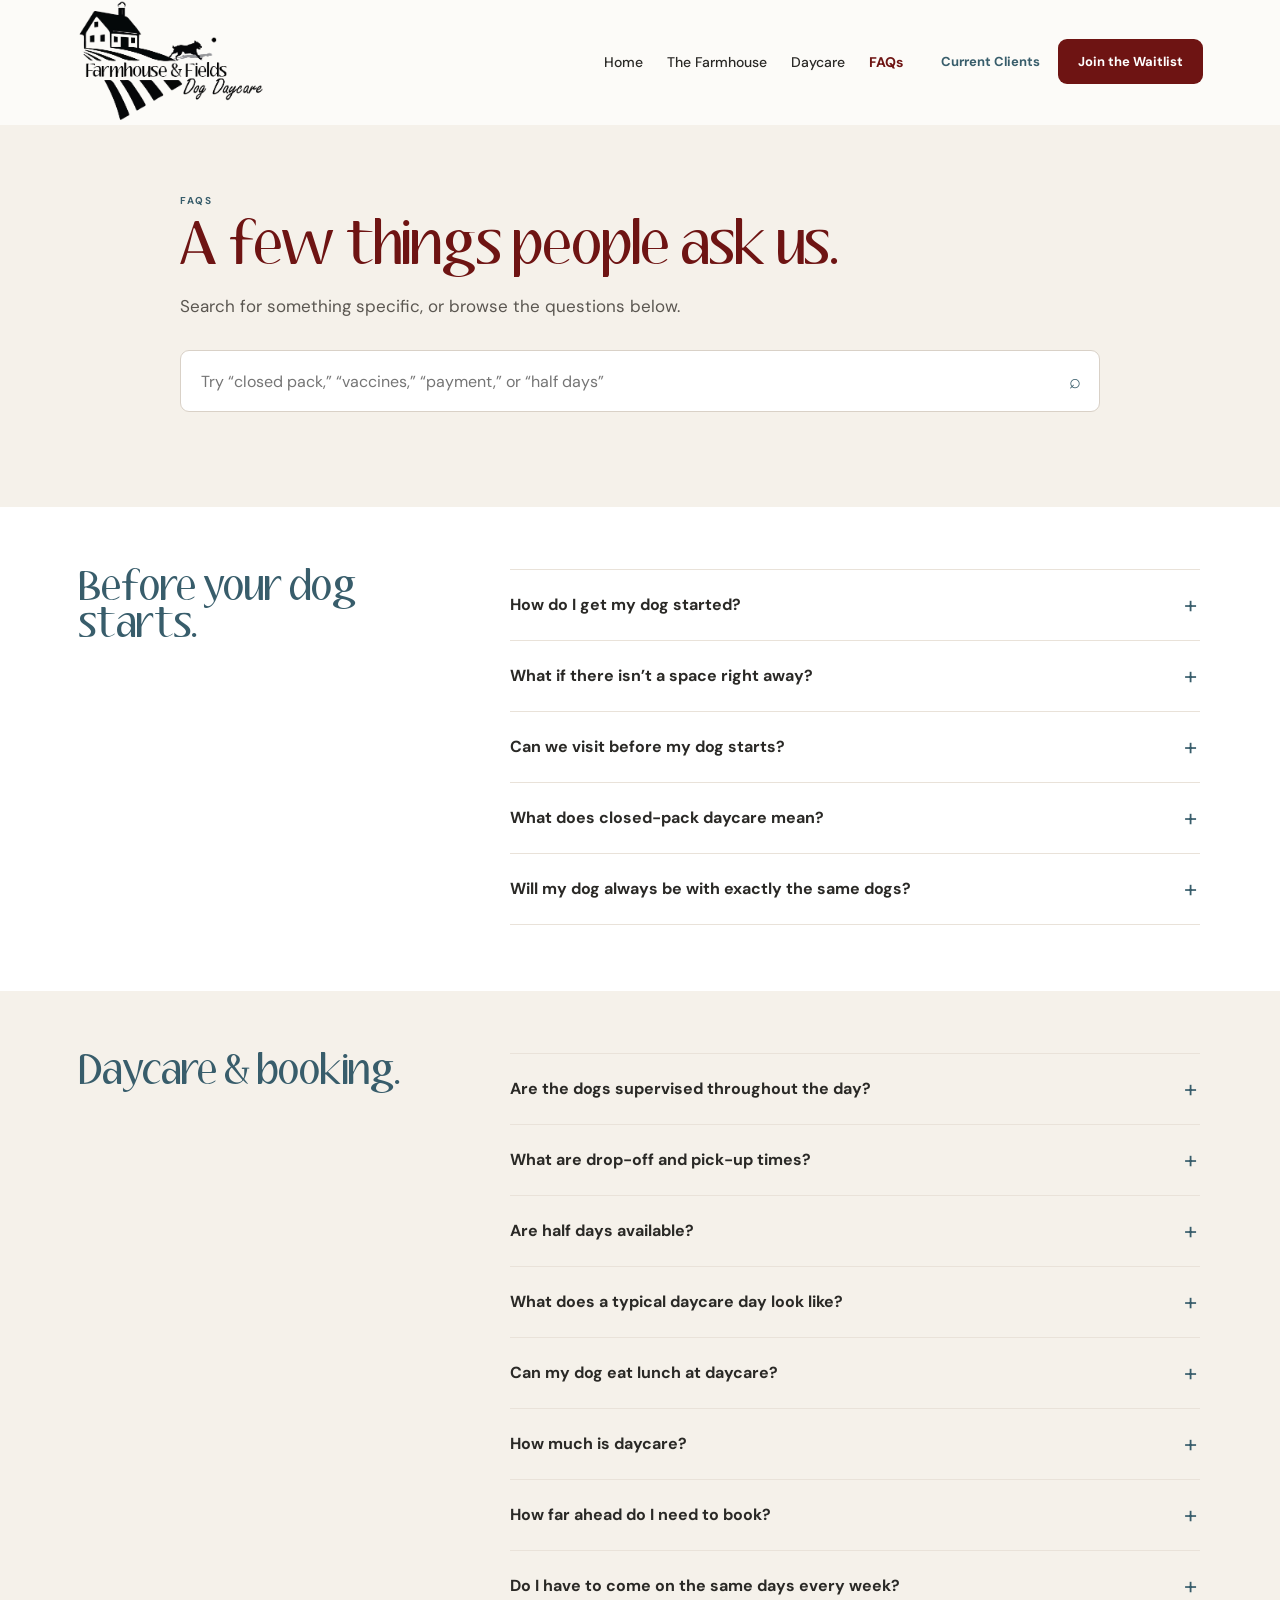
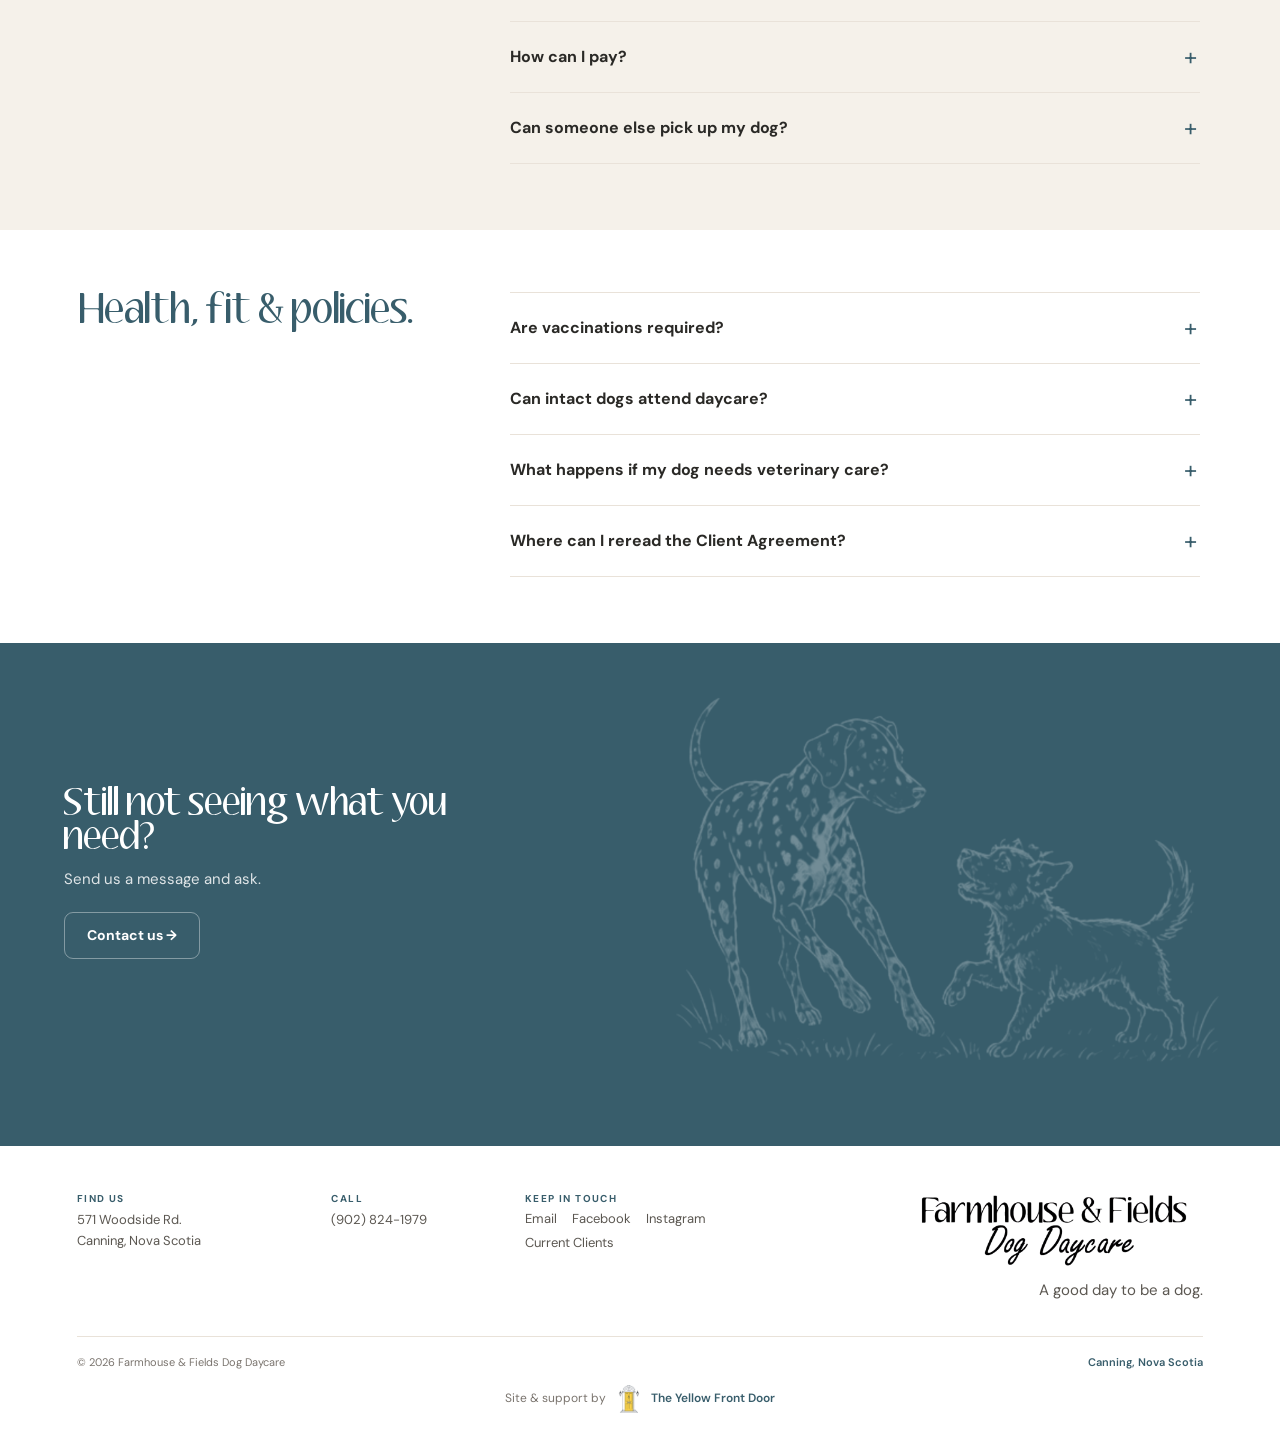
<file: faqs.html>
<!DOCTYPE html>
<html lang="en">
<head>
  <meta charset="UTF-8">
  <meta name="viewport" content="width=device-width, initial-scale=1.0">

  <title>Dog Daycare FAQs | Farmhouse & Fields | Canning, NS</title>

  <meta name="description" content="Answers about Farmhouse & Fields Dog Daycare in Canning, Nova Scotia, including hours, rates, half days, booking, vaccinations, meals, visits, intact dogs, and getting started.">

  <!-- SEO START -->
  <meta name="robots" content="index, follow, max-image-preview:large">
  <link rel="canonical" href="https://farmhouseandfields.ca/faqs.html">
  <meta property="og:type" content="website">
  <meta property="og:site_name" content="Farmhouse &amp; Fields Dog Daycare">
  <meta property="og:title" content="Dog Daycare FAQs | Farmhouse & Fields | Canning, NS">
  <meta property="og:description" content="Answers about Farmhouse & Fields Dog Daycare in Canning, Nova Scotia, including hours, rates, half days, booking, vaccinations, meals, visits, intact dogs, and getting started.">
  <meta property="og:url" content="https://farmhouseandfields.ca/faqs.html">
  <meta property="og:image" content="https://farmhouseandfields.ca/assets/1.jpg">
  <meta name="twitter:card" content="summary_large_image">
  <meta name="twitter:title" content="Dog Daycare FAQs | Farmhouse & Fields | Canning, NS">
  <meta name="twitter:description" content="Answers about Farmhouse & Fields Dog Daycare in Canning, Nova Scotia, including hours, rates, half days, booking, vaccinations, meals, visits, intact dogs, and getting started.">
  <meta name="twitter:image" content="https://farmhouseandfields.ca/assets/1.jpg">
  <!-- SEO END -->

  <link rel="preconnect" href="https://fonts.googleapis.com">
  <link rel="preconnect" href="https://fonts.gstatic.com" crossorigin>

  <link
    href="https://fonts.googleapis.com/css2?family=DM+Sans:opsz,wght@9..40,400;9..40,500;9..40,600;9..40,700&display=swap"
    rel="stylesheet"
  >

  <style>

    @font-face {
      font-family: "Aubrey";
      src: url("fonts/AUBREY1__.woff2") format("woff2");
      font-style: normal;
      font-weight: 400;
      font-display: swap;
    }

    :root {
      --wine: #6E1413;
      --wine-dark: #55100F;
      --river: #385D6B;
      --river-dark: #294A55;
      --oat: #E7DDCD;
      --oat-soft: #F5F1EA;
      --warm-white: #FCFBF8;
      --white: #FFFFFF;
      --ink: #2A2926;
      --body: #5B5751;
      --muted: #7A746E;
      --border: #E9E2D9;
      --max: 1320px;
      --page: 1120px;
    }

    * {
      box-sizing: border-box;
    }

    html {
      scroll-behavior: smooth;
    }

    body {
      margin: 0;

      background: var(--warm-white);
      color: var(--ink);

      font-family: "DM Sans", sans-serif;
      font-size: 16px;

      -webkit-font-smoothing: antialiased;
      text-rendering: optimizeLegibility;
    }

    img {
      display: block;
      max-width: 100%;
    }

    a {
      color: inherit;
    }

    button,
    input {
      font: inherit;
    }

    .container {
      width: min(88%, var(--max));
      margin: 0 auto;
    }

    .page-inner {
      width: min(88%, var(--page));
      margin: 0 auto;
    }

    .eyebrow {
      margin: 0 0 14px;

      color: var(--river);

      font-size: 10px;
      line-height: 1.2;
      font-weight: 700;

      letter-spacing: 0.16em;
      text-transform: uppercase;
    }

    .section-title {
      margin: 0;

      color: var(--river);

      font-family: "Aubrey", serif;
      font-size: clamp(37px, 2.8vw, 46px);
      font-weight: 400;
      line-height: 1;
    }

    /* =========================================================
       HEADER
    ========================================================= */

    .site-header {
      position: sticky;
      top: 0;
      z-index: 1000;

      background: rgba(252, 251, 248, 0.98);

      border-bottom: 1px solid transparent;

      transition:
        border-color 0.2s ease,
        box-shadow 0.2s ease;
    }

    .site-header.scrolled {
      border-color: rgba(233, 226, 217, 0.92);

      box-shadow:
        0 7px 25px rgba(42, 41, 38, 0.045);
    }

    .nav-wrap {
      width: min(88%, var(--max));
      min-height: 98px;

      margin: 0 auto;

      display: flex;
      align-items: center;
      gap: 28px;

      transition: min-height 0.2s ease;
    }

    .site-header.scrolled .nav-wrap {
      min-height: 80px;
    }

    .brand-logo {
      flex: 0 0 auto;

      display: flex;
      align-items: center;

      text-decoration: none;
    }

    .brand-logo img {
      width: 190px;
      height: auto;

      transition: width 0.2s ease;
    }

    .site-header.scrolled .brand-logo img {
      width: 170px;
    }

    .main-nav {
      margin-left: auto;

      display: flex;
      align-items: center;
      gap: 4px;
    }

    .nav-link {
      padding: 11px 10px;

      color: var(--ink);

      font-size: 14px;
      font-weight: 500;

      text-decoration: none;
    }

    .nav-link:hover,
    .nav-link:focus-visible,
    .nav-link.active {
      color: var(--wine);
      font-weight: 700;
    }

    .nav-actions {
      display: flex;
      align-items: center;
      gap: 18px;
    }

    .client-link {
      color: var(--river);

      font-size: 13px;
      font-weight: 700;

      text-decoration: none;
      white-space: nowrap;
    }

    .client-link:hover,
    .client-link:focus-visible {
      color: var(--wine);
    }

    .waitlist-button {
      min-height: 45px;
      padding: 0 20px;

      display: inline-flex;
      align-items: center;
      justify-content: center;

      border-radius: 9px;

      background: var(--wine);
      color: #fff;

      font-size: 13px;
      font-weight: 700;

      text-decoration: none;
      white-space: nowrap;
    }

    /* =========================================================
       MOBILE NAV
    ========================================================= */

    .menu-toggle {
      display: none;

      width: 44px;
      height: 44px;

      margin-left: auto;
      padding: 0;

      border: 0;
      background: transparent;

      cursor: pointer;

      align-items: center;
      justify-content: center;
      flex-direction: column;

      gap: 5px;
    }

    .menu-toggle span {
      width: 21px;
      height: 2px;

      border-radius: 10px;

      background: var(--ink);

      transition:
        transform 0.22s ease,
        opacity 0.22s ease;
    }

    .menu-toggle.open span:nth-child(1) {
      transform: translateY(7px) rotate(45deg);
    }

    .menu-toggle.open span:nth-child(2) {
      opacity: 0;
    }

    .menu-toggle.open span:nth-child(3) {
      transform: translateY(-7px) rotate(-45deg);
    }

    .mobile-menu {
      max-height: 0;
      overflow: hidden;
      opacity: 0;

      background: var(--warm-white);

      transition:
        max-height 0.35s ease,
        opacity 0.22s ease;
    }

    .mobile-menu.open {
      max-height: 700px;
      opacity: 1;
    }

    .mobile-menu-inner {
      width: 89%;
      margin: 0 auto;
      padding: 5px 0 28px;
    }

    .mobile-menu a {
      display: block;

      padding: 15px 2px;

      border-bottom: 1px solid var(--border);

      color: var(--ink);

      font-size: 17px;
      font-weight: 500;

      text-decoration: none;
    }

    .mobile-menu .mobile-client {
      margin-top: 8px;

      border-bottom: 0;

      color: var(--river);
      font-weight: 700;
    }

    .mobile-menu .mobile-waitlist {
      margin-top: 8px;
      padding: 15px 20px;

      border: 0;
      border-radius: 10px;

      background: var(--wine);
      color: #fff;

      text-align: center;
      font-weight: 700;
    }

    /* =========================================================
       HERO
    ========================================================= */

    .faq-hero {
      padding: 70px 0 66px;

      background: var(--oat-soft);
    }

    .faq-hero-inner {
      width: min(88%, 920px);

      margin: 0 auto;
    }

    .faq-hero h1 {
      max-width: 780px;

      margin: 0;

      color: var(--wine);

      font-family: "Aubrey", serif;
      font-size: clamp(52px, 4.15vw, 66px);
      font-weight: 400;
      line-height: 0.96;
    }

    .faq-hero-lede {
      margin: 20px 0 0;

      color: var(--body);

      font-size: 17px;
      line-height: 1.68;
    }

    .faq-search {
      position: relative;

      margin-top: 30px;
    }

    .faq-search input {
      width: 100%;
      min-height: 62px;

      padding: 0 54px 0 20px;

      border: 1px solid #D9D1C7;
      border-radius: 9px;

      background: #fff;
      color: var(--ink);

      font-size: 16px;

      outline: none;

      transition:
        border-color 0.18s ease,
        box-shadow 0.18s ease;
    }

    .faq-search input:focus {
      border-color: var(--river);

      box-shadow:
        0 0 0 4px rgba(56,93,107,0.09);
    }

    .search-icon {
      position: absolute;

      top: 50%;
      right: 19px;

      transform: translateY(-50%);

      color: var(--river);

      font-size: 20px;

      pointer-events: none;
    }

    .search-status {
      min-height: 19px;

      margin: 10px 0 0;

      color: var(--muted);

      font-size: 12px;
      line-height: 1.55;
    }

    /* =========================================================
       FAQ GROUPS
    ========================================================= */

    .faq-section {
      padding: 62px 0 66px;

      background: #fff;
    }

    .faq-section:nth-of-type(even) {
      background: var(--oat-soft);
    }

    .faq-section[hidden] {
      display: none;
    }

    .faq-group {
      display: grid;
      grid-template-columns: 0.68fr 1.32fr;

      gap: 74px;

      align-items: start;
    }

    .faq-group-heading {
      position: sticky;
      top: 118px;

      max-width: 340px;
    }

    .faq-list {
      border-top: 1px solid var(--border);
    }

    .faq-item {
      border-bottom: 1px solid var(--border);
    }

    .faq-item[hidden] {
      display: none;
    }

    .faq-item summary {
      position: relative;

      min-height: 70px;
      padding: 20px 48px 20px 0;

      display: flex;
      align-items: center;

      color: var(--ink);

      font-size: 16px;
      line-height: 1.5;
      font-weight: 700;

      list-style: none;
      cursor: pointer;
    }

    .faq-item summary::-webkit-details-marker {
      display: none;
    }

    .faq-item summary::after {
      content: "+";

      position: absolute;
      right: 3px;
      top: 50%;

      transform: translateY(-50%);

      color: var(--river);

      font-size: 24px;
      line-height: 1;
      font-weight: 400;
    }

    .faq-item[open] summary::after {
      content: "−";
    }

    .faq-answer {
      max-width: 760px;

      padding: 0 46px 22px 0;

      color: var(--body);

      font-size: 15px;
      line-height: 1.72;
    }

    .faq-answer p {
      margin: 0;
    }

    .faq-answer a {
      display: inline-block;

      margin-top: 10px;

      color: var(--river);

      font-weight: 700;

      text-underline-offset: 3px;
    }

    .empty-state {
      display: none;

      width: min(88%, 920px);

      margin: 0 auto;
      padding: 54px 0 60px;

      color: var(--body);

      font-size: 16px;
      line-height: 1.7;
    }

    .empty-state.show {
      display: block;
    }

    /* =========================================================
       CONTACT
    ========================================================= */

    .faq-contact {
      position: relative;
      overflow: hidden;

      padding: 42px 0 44px;

      background: var(--river);
      color: #fff;
    }

    .faq-contact-inner {
      position: relative;
      z-index: 1;

      display: block;
    }

    .faq-contact-copy {
      max-width: 700px;
    }

    .faq-contact h2 {
      margin: 0;

      color: #fff;

      font-family: "Aubrey", serif;
      font-size: clamp(34px, 2.5vw, 42px);
      font-weight: 400;
      line-height: 1;
    }

    .faq-contact p {
      margin: 12px 0 0;

      color: rgba(255,255,255,0.84);

      font-size: 15px;
      line-height: 1.65;
    }

    .contact-link {
      min-height: 47px;
      margin-top: 20px;
      padding: 0 22px;

      display: inline-flex;
      align-items: center;
      justify-content: center;

      border: 1px solid rgba(255,255,255,0.38);
      border-radius: 9px;

      color: #fff;

      font-size: 14px;
      font-weight: 700;

      text-decoration: none;
      white-space: nowrap;
    }

    .contact-link:hover,
    .contact-link:focus-visible {
      background: rgba(255,255,255,0.08);
    }

    /* =========================================================
       FOOTER
    ========================================================= */

    .site-footer {
      padding: 46px 0 25px;

      background: #fff;
    }

    .footer-main {
      display: grid;
      grid-template-columns: 0.85fr 1.65fr;

      gap: 90px;

      align-items: start;
    }

    .footer-brand-name {
      margin: 0;

      color: var(--wine);

      font-family: "Aubrey", serif;
      font-size: 32px;
      font-weight: 400;
      line-height: 1;
    }

    .footer-brand-type {
      margin: 6px 0 0;

      color: var(--river);

      font-size: 10px;
      font-weight: 700;

      letter-spacing: 0.15em;
      text-transform: uppercase;
    }

    .footer-tagline {
      margin: 20px 0 0;

      color: var(--ink);

      font-family: "Aubrey", serif;
      font-size: 24px;
      font-weight: 400;
      line-height: 1.05;
    }

    .footer-details {
      display: grid;
      grid-template-columns: 1.1fr 0.8fr 1.2fr;

      gap: 30px;
    }

    .footer-detail-label {
      display: block;

      margin-bottom: 5px;

      color: var(--river);

      font-size: 10px;
      font-weight: 700;

      letter-spacing: 0.14em;
      text-transform: uppercase;
    }

    .footer-detail-value,
    .footer-detail-value a {
      color: var(--body);

      font-size: 13px;
      line-height: 1.55;

      text-decoration: none;
    }

    .footer-detail-value a:hover,
    .footer-detail-value a:focus-visible,
    .footer-links a:hover,
    .footer-links a:focus-visible {
      color: var(--wine);
    }

    .footer-links {
      display: flex;
      flex-wrap: wrap;

      gap: 7px 15px;
    }

    .footer-links a {
      color: var(--body);

      font-size: 13px;

      text-decoration: none;
    }

    .footer-bottom {
      margin-top: 34px;
      padding-top: 18px;

      display: flex;
      justify-content: space-between;

      gap: 20px;

      border-top: 1px solid var(--border);

      color: var(--muted);

      font-size: 11px;
    }

    .footer-bottom-location {
      color: var(--river);
      font-weight: 600;
    }

    .sr-only {
      position: absolute;

      width: 1px;
      height: 1px;

      padding: 0;
      margin: -1px;

      overflow: hidden;
      clip: rect(0,0,0,0);

      white-space: nowrap;
      border: 0;
    }

    /* =========================================================
       RESPONSIVE
    ========================================================= */

    @media (max-width: 1120px) {

      .main-nav,
      .nav-actions {
        display: none;
      }

      .menu-toggle {
        display: flex;
      }

      .nav-wrap,
      .site-header.scrolled .nav-wrap {
        min-height: 82px;
      }

      .brand-logo img,
      .site-header.scrolled .brand-logo img {
        width: 170px;
      }

      .faq-group {
        gap: 48px;
      }

    }

    @media (max-width: 830px) {

      .faq-group {
        grid-template-columns: 1fr;

        gap: 24px;
      }

      .faq-group-heading {
        position: static;

        max-width: none;
      }

    }

    @media (max-width: 620px) {

      .container,
      .nav-wrap,
      .page-inner {
        width: 89%;
      }

      .nav-wrap,
      .site-header.scrolled .nav-wrap {
        min-height: 72px;
      }

      .brand-logo img,
      .site-header.scrolled .brand-logo img {
        width: 145px;
      }

      .faq-hero {
        padding: 45px 0 47px;
      }

      .faq-hero-inner {
        width: 89%;
      }

      .faq-hero h1 {
        font-size: 44px;
      }

      .faq-hero-lede {
        margin-top: 17px;

        font-size: 16px;
        line-height: 1.64;
      }

      .faq-search {
        margin-top: 24px;
      }

      .faq-search input {
        min-height: 58px;

        padding-left: 17px;

        font-size: 15px;
      }

      .faq-section {
        padding: 47px 0 50px;
      }

      .faq-group {
        gap: 19px;
      }

      .section-title {
        font-size: 36px;
      }

      .faq-item summary {
        min-height: 64px;

        padding: 17px 40px 17px 0;

        font-size: 15px;
      }

      .faq-answer {
        padding: 0 30px 19px 0;

        font-size: 15px;
      }

      .faq-contact {
        padding: 39px 0 42px;
      }

      .faq-contact h2 {
        font-size: 34px;
      }

      .faq-contact-copy {
        max-width: 82%;
      }

      .contact-link {
        width: auto;
      }

      .site-footer {
        padding: 38px 0 23px;
      }

      .footer-main {
        grid-template-columns: 1fr;

        gap: 28px;
      }

      .footer-brand-name {
        font-size: 29px;
      }

      .footer-tagline {
        margin-top: 17px;

        font-size: 22px;
      }

      .footer-details {
        grid-template-columns: 1fr 1fr;

        gap: 22px 18px;
      }

      .footer-details > div:last-child {
        grid-column: 1 / -1;
      }

      .footer-bottom {
        margin-top: 27px;
        padding-top: 16px;

        flex-direction: column;

        gap: 6px;

        align-items: flex-start;
      }

    }

    @media (max-width: 390px) {

      .faq-hero h1 {
        font-size: 41px;
      }

      .section-title {
        font-size: 34px;
      }

      .footer-details {
        grid-template-columns: 1fr;
      }

      .footer-details > div:last-child {
        grid-column: auto;
      }

    }

    /* =========================================================
       ACCESSIBILITY
    ========================================================= */

    a:focus-visible,
    button:focus-visible,
    input:focus-visible,
    summary:focus-visible {
      outline: 3px solid rgba(56,93,107,0.42);
      outline-offset: 4px;
    }

    @media (prefers-reduced-motion: reduce) {

      *,
      *::before,
      *::after {
        scroll-behavior: auto !important;
        transition: none !important;
      }

    }

    /* FINAL SHARED FOOTER */
    .footer-main {
      display: grid !important;
      grid-template-columns: 1.65fr 0.85fr !important;
      gap: 76px !important;
      align-items: start !important;
    }

    .footer-brand {
      justify-self: end !important;
      text-align: right !important;
    }

    .footer-brand-logo {
      width: 300px !important;
      max-width: 100% !important;
      height: auto !important;
      margin-left: auto !important;
    }

    .footer-tagline {
      margin: 13px 0 0 !important;
      color: var(--body) !important;
      font-family: "DM Sans", sans-serif !important;
      font-size: 15px !important;
      font-weight: 400 !important;
      line-height: 1.45 !important;
    }

    @media (max-width: 830px) {
      .footer-main {
        grid-template-columns: 1fr !important;
        gap: 30px !important;
      }

      .footer-brand {
        order: -1;
        justify-self: start !important;
        text-align: left !important;
      }

      .footer-brand-logo {
        width: 250px !important;
        margin-left: 0 !important;
      }
    }

    @media (max-width: 620px) {
      .footer-brand-logo {
        width: 235px !important;
      }

      .footer-tagline {
        font-size: 14px !important;
      }
    }


    /* =========================================================
       MOBILE FOOTER — FINAL POLISH
    ========================================================= */

    @media (max-width: 830px) {
      .site-footer {
        padding: 34px 0 22px !important;
      }

      .footer-main {
        grid-template-columns: 1fr !important;
        gap: 26px !important;
      }

      .footer-brand {
        order: -1 !important;
        width: 100% !important;
        justify-self: center !important;
        text-align: center !important;
      }

      .footer-brand-logo {
        width: 250px !important;
        max-width: 78vw !important;
        margin: 0 auto !important;
      }

      .footer-tagline {
        margin: 10px 0 0 !important;
        text-align: center !important;
        font-size: 14px !important;
        font-weight: 400 !important;
      }

      .footer-details {
        width: 100% !important;
        max-width: 520px !important;
        margin: 0 auto !important;
        grid-template-columns: 1fr 1fr !important;
        gap: 20px 24px !important;
      }

      .footer-details > div:last-child {
        grid-column: 1 / -1 !important;
        text-align: center !important;
      }

      .footer-details > div:last-child .footer-links {
        justify-content: center !important;
      }

      .footer-bottom {
        margin-top: 24px !important;
        padding-top: 15px !important;
        flex-direction: column !important;
        gap: 5px !important;
        align-items: center !important;
        text-align: center !important;
      }

      .site-credit {
        margin-top: 10px !important;
        justify-content: center !important;
        text-align: center !important;
      }
    }

    @media (max-width: 430px) {
      .footer-brand-logo {
        width: 235px !important;
      }

      .footer-details {
        gap: 18px 14px !important;
      }

      .footer-detail-value,
      .footer-detail-value a,
      .footer-links a {
        font-size: 12px !important;
      }
    }


    /* =========================================================
       FAQ CONTACT ART — FINAL
    ========================================================= */

    .faq-contact-inner {
      width: min(88%, var(--page)) !important;
      margin: 0 auto !important;
      padding: 0 !important;

      display: grid !important;
      grid-template-columns: minmax(0, .95fr) minmax(360px, 1.05fr) !important;
      gap: 44px !important;
      align-items: center !important;
    }

    .faq-contact-copy {
      max-width: 620px !important;
      padding-bottom: 42px !important;
    }

    .faq-contact-art {
      min-width: 0;
      align-self: stretch;

      display: flex;
      align-items: flex-end;
      justify-content: flex-end;
    }

    .faq-contact-dogs {
      width: 100%;
      max-width: 500px;
      height: auto;

      margin: 0 -18px 22px 0;

      opacity: .27;
      filter: brightness(0) invert(1);

      pointer-events: none;
      user-select: none;
    }

    @media (min-width: 1280px) {
      .faq-contact-inner {
        width: min(90%, 1280px) !important;
        grid-template-columns: minmax(0, .88fr) minmax(470px, 1.12fr) !important;
        gap: 58px !important;
      }

      .faq-contact-dogs {
        max-width: 590px;
        margin-right: -28px;
        margin-bottom: 24px;
        opacity: .29;
      }
    }

    @media (max-width: 760px) {
      .faq-contact-inner {
        width: min(88%, var(--page)) !important;
        padding: 0 !important;

        grid-template-columns: 1fr !important;
        gap: 4px !important;
      }

      .faq-contact-copy {
        max-width: none !important;
        padding-bottom: 8px !important;
        text-align: center !important;
      }

      .faq-contact-copy p {
        margin-left: auto !important;
        margin-right: auto !important;
      }

      .faq-contact-art {
        justify-content: center !important;
      }

      .faq-contact-dogs {
        width: 112% !important;
        max-width: 470px !important;

        margin: -2px -6% 12px !important;

        opacity: .24 !important;
      }
    }

    @media (max-width: 430px) {
      .faq-contact-dogs {
        width: 118% !important;
        margin-left: -9% !important;
        margin-right: -9% !important;
      }
    }

    /* SITE CREDIT */

    .site-credit {
      margin-top: 16px;

      display: flex;
      align-items: center;
      justify-content: center;
      gap: 9px;

      color: var(--muted);

      font-size: 12px;
      line-height: 1.3;
      text-align: center;
    }

    .site-credit a {
      display: inline-flex;
      align-items: center;
      gap: 8px;

      color: var(--river);
      font-weight: 600;

      text-decoration: none;
    }

    .site-credit a:hover,
    .site-credit a:focus-visible {
      color: var(--wine);
    }

    .site-credit img {
      width: auto;
      height: 28px;

      opacity: 1;
    }

  </style>

  <script type="application/ld+json">
{
  "@context": "https://schema.org",
  "@type": "FAQPage",
  "mainEntity": [
    {
      "@type": "Question",
      "name": "How do I get my dog started?",
      "acceptedAnswer": {
        "@type": "Answer",
        "text": "Start by telling us a little about your dog. If it sounds like they could be a good fit for the group, we’ll arrange a visit outside regular daycare hours. From there, we’ll sort out Time To Pet and a first day."
      }
    },
    {
      "@type": "Question",
      "name": "What if there isn’t a space right away?",
      "acceptedAnswer": {
        "@type": "Answer",
        "text": "Because the daycare group stays small, spaces are limited. Spots do open up as schedules change and dogs move on. If there is not a suitable opening right away, we can keep your dog on the Waitlist and reach out when one comes up."
      }
    },
    {
      "@type": "Question",
      "name": "Can we visit before my dog starts?",
      "acceptedAnswer": {
        "@type": "Answer",
        "text": "Yes. If it sounds like daycare could be a good fit, we’ll arrange a time for you and your dog to come by. Visits happen outside regular daycare hours, when the daycare group is not there."
      }
    },
    {
      "@type": "Question",
      "name": "What does closed-pack daycare mean?",
      "acceptedAnswer": {
        "@type": "Answer",
        "text": "Most of the dogs here are regulars, so they spend their days with dogs they know. New dogs do join as spaces open, families change, and needs evolve, but the group stays intentionally small and familiar rather than changing constantly."
      }
    },
    {
      "@type": "Question",
      "name": "Will my dog always be with exactly the same dogs?",
      "acceptedAnswer": {
        "@type": "Answer",
        "text": "Not exactly. Most dogs are regulars, which keeps the group familiar, but new faces do join as spaces open and families’ needs change."
      }
    },
    {
      "@type": "Question",
      "name": "Are the dogs supervised throughout the day?",
      "acceptedAnswer": {
        "@type": "Answer",
        "text": "Yes. Dogs are supervised throughout the daycare day, both inside and outside."
      }
    },
    {
      "@type": "Question",
      "name": "What are drop-off and pick-up times?",
      "acceptedAnswer": {
        "@type": "Answer",
        "text": "Full-day drop-off is between 7:30 and 9:00 a.m., with pick-up between 4:00 and 5:00 p.m."
      }
    },
    {
      "@type": "Question",
      "name": "Are half days available?",
      "acceptedAnswer": {
        "@type": "Answer",
        "text": "Yes. Morning half-days use the regular morning drop-off and finish between 12:00 and 1:00. Afternoon half-days start between 12:00 and 1:00 and finish with the regular 4:00 to 5:00 pick-up."
      }
    },
    {
      "@type": "Question",
      "name": "What does a typical daycare day look like?",
      "acceptedAnswer": {
        "@type": "Answer",
        "text": "Mornings are mostly for arrivals and play. Around midday, dogs who bring lunch are fed separately, half-day dogs come and go, and the group usually gets some quieter time. There is more play in the afternoon before everyone heads home."
      }
    },
    {
      "@type": "Question",
      "name": "Can my dog eat lunch at daycare?",
      "acceptedAnswer": {
        "@type": "Answer",
        "text": "Yes. Dogs who bring lunch are fed separately at lunchtime."
      }
    },
    {
      "@type": "Question",
      "name": "How much is daycare?",
      "acceptedAnswer": {
        "@type": "Answer",
        "text": "A full day is $27 plus tax. For regular weekly attendance, the daily rate is $25 for 3 days, $24 for 4 days, and $23 for 5 days."
      }
    },
    {
      "@type": "Question",
      "name": "How far ahead do I need to book?",
      "acceptedAnswer": {
        "@type": "Answer",
        "text": "Regular clients can often book as late as the night before or even the morning of, depending on availability."
      }
    },
    {
      "@type": "Question",
      "name": "Do I have to come on the same days every week?",
      "acceptedAnswer": {
        "@type": "Answer",
        "text": "No. Regular clients do not have to commit to the same days every week or book a month at a time. You can book the days you need, depending on availability."
      }
    },
    {
      "@type": "Question",
      "name": "How can I pay?",
      "acceptedAnswer": {
        "@type": "Answer",
        "text": "Payment can be made by e-transfer, cash, or card through Time To Pet."
      }
    },
    {
      "@type": "Question",
      "name": "Can someone else pick up my dog?",
      "acceptedAnswer": {
        "@type": "Answer",
        "text": "Yes, but Farmhouse & Fields needs to know who will be picking your dog up. Payment is due at the end of the week, or on your dog’s last daycare day of the week."
      }
    },
    {
      "@type": "Question",
      "name": "Are vaccinations required?",
      "acceptedAnswer": {
        "@type": "Answer",
        "text": "Yes. Dogs attending daycare need to be up to date on the vaccinations required by Farmhouse & Fields. The current Client Agreement lists Rabies, Distemper, and Parvovirus."
      }
    },
    {
      "@type": "Question",
      "name": "Can intact dogs attend daycare?",
      "acceptedAnswer": {
        "@type": "Answer",
        "text": "Sometimes. Intact dogs are considered case by case, including age, temperament, and how they fit with the group."
      }
    },
    {
      "@type": "Question",
      "name": "What happens if my dog needs veterinary care?",
      "acceptedAnswer": {
        "@type": "Answer",
        "text": "The Client Agreement authorizes Farmhouse & Fields to obtain veterinary care if a dog becomes ill, is injured, or has a health concern while in care. The owner is responsible for the veterinary and related expenses."
      }
    },
    {
      "@type": "Question",
      "name": "Where can I reread the Client Agreement?",
      "acceptedAnswer": {
        "@type": "Answer",
        "text": "Clients review and sign the Farmhouse & Fields Client Agreement through Time To Pet. We also keep a readable copy on the website."
      }
    }
  ]
}
  </script>

</head>

  <link rel="icon" type="image/png" href="assets/favicon.png">

<body>

  <header class="site-header" id="siteHeader">

    <div class="nav-wrap">

      <a
        href="index.html"
        class="brand-logo"
        aria-label="Farmhouse & Fields Dog Daycare home"
      >
        <img
          src="assets/farmhouseandfieldslogo.png"
          alt="Farmhouse & Fields Dog Daycare"
        >
      </a>

      <nav
        class="main-nav"
        aria-label="Main navigation"
      >
        <a href="index.html" class="nav-link">Home</a>
        <a href="the-farmhouse.html" class="nav-link">The Farmhouse</a>
        <a href="daycare.html" class="nav-link">Daycare</a>

        <a
          href="faqs.html"
          class="nav-link active"
          aria-current="page"
        >
          FAQs
        </a>
      </nav>

      <div class="nav-actions">

        <a
          class="client-link"
          href="https://www.timetopet.com/portal"
          target="_blank"
          rel="noopener noreferrer"
        >
          Current Clients
        </a>

        <a
          href="waitlist.html"
          class="waitlist-button"
        >
          Join the Waitlist
        </a>

      </div>

      <button
        class="menu-toggle"
        id="menuToggle"
        type="button"
        aria-expanded="false"
        aria-controls="mobileMenu"
        aria-label="Open menu"
      >
        <span></span>
        <span></span>
        <span></span>
      </button>

    </div>

    <div
      class="mobile-menu"
      id="mobileMenu"
    >
      <nav
        class="mobile-menu-inner"
        aria-label="Mobile navigation"
      >
        <a href="index.html">Home</a>
        <a href="the-farmhouse.html">The Farmhouse</a>
        <a href="daycare.html">Daycare</a>
        <a href="faqs.html">FAQs</a>

        <a
          class="mobile-client"
          href="https://www.timetopet.com/portal"
          target="_blank"
          rel="noopener noreferrer"
        >
          Current Clients
        </a>

        <a
          href="waitlist.html"
          class="mobile-waitlist"
        >
          Join the Waitlist
        </a>
      </nav>
    </div>

  </header>

  <main>

    <section class="faq-hero">

      <div class="faq-hero-inner">

        <p class="eyebrow">FAQs</p>

        <h1>
          A few things people ask us.
        </h1>

        <p class="faq-hero-lede">
          Search for something specific, or browse the questions below.
        </p>

        <div class="faq-search">

          <label
            for="faqSearch"
            class="sr-only"
          >
            Search frequently asked questions
          </label>

          <input
            id="faqSearch"
            type="search"
            autocomplete="off"
            placeholder="Try “closed pack,” “vaccines,” “payment,” or “half days”"
          >

          <span
            class="search-icon"
            aria-hidden="true"
          >
            ⌕
          </span>

        </div>

        <p
          class="search-status"
          id="searchStatus"
          aria-live="polite"
        ></p>

      </div>

    </section>

    <div id="faqGroups">

      <section
        class="faq-section"
        data-group="before-starting"
      >
        <div class="page-inner faq-group">

          <div class="faq-group-heading">
            <h2 class="section-title">
              Before your dog starts.
            </h2>
          </div>

          <div
            class="faq-list"
            data-list="before-starting"
          ></div>

        </div>
      </section>

      <section
        class="faq-section"
        data-group="daycare-booking"
      >
        <div class="page-inner faq-group">

          <div class="faq-group-heading">
            <h2 class="section-title">
              Daycare &amp; booking.
            </h2>
          </div>

          <div
            class="faq-list"
            data-list="daycare-booking"
          ></div>

        </div>
      </section>

      <section
        class="faq-section"
        data-group="health-policies"
      >
        <div class="page-inner faq-group">

          <div class="faq-group-heading">
            <h2 class="section-title">
              Health, fit &amp; policies.
            </h2>
          </div>

          <div
            class="faq-list"
            data-list="health-policies"
          ></div>

        </div>
      </section>

    </div>

    <div
      class="empty-state"
      id="emptyState"
    >
      We couldn’t find that one. Try another word, or send us a message.
    </div>

    <section class="faq-contact">

      <div class="page-inner faq-contact-inner">

        <div class="faq-contact-copy">

          <h2>
            Still not seeing what you need?
          </h2>

          <p>
            Send us a message and ask.
          </p>

          <a
            href="mailto:farmhousefieldsdaycare@gmail.com"
            data-site-href="contact.email"
            data-site-href-prefix="mailto:"
            class="contact-link"
          >
            Contact us →
          </a>

        </div>

        <div
          class="faq-contact-art"
          aria-hidden="true"
        >
          <img
            src="assets/dog2.png"
            alt=""
            class="faq-contact-dogs"
          >
        </div>

      </div>

    </section>

  </main>

  <footer class="site-footer">
    <div class="container">

      <div class="footer-main">

        <div class="footer-details">

          <div>
            <span class="footer-detail-label">Find us</span>

            <div class="footer-detail-value">
              <span data-site-text="contact.address1">
                571 Woodside Rd.
              </span>
              <br>
              <span data-site-text="contact.address2">
                Canning, Nova Scotia
              </span>
            </div>
          </div>

          <div>
            <span class="footer-detail-label">Call</span>

            <div class="footer-detail-value">
              <a
                href="tel:+19028241979"
                data-site-href="contact.phoneHref"
              >
                <span data-site-text="contact.phoneDisplay">
                  (902) 824-1979
                </span>
              </a>
            </div>
          </div>

          <div>
            <span class="footer-detail-label">Keep in touch</span>

            <div class="footer-links">
              <a
                href="mailto:farmhousefieldsdaycare@gmail.com"
                data-site-href="contact.email"
                data-site-href-prefix="mailto:"
              >
                Email
              </a>

              <a
                href="https://www.facebook.com/profile.php?id=61568074120165"
                data-site-href="contact.facebook"
                target="_blank"
                rel="noopener noreferrer"
              >
                Facebook
              </a>

              <a
                href="https://www.instagram.com/farmhousefieldsdogdaycare/"
                data-site-href="contact.instagram"
                target="_blank"
                rel="noopener noreferrer"
              >
                Instagram
              </a>

              <a
                href="https://www.timetopet.com/portal"
                target="_blank"
                rel="noopener noreferrer"
              >
                Current Clients
              </a>
            </div>
          </div>

        </div>

        <div class="footer-brand">
          <img
            src="assets/fandf2.png"
            alt="Farmhouse & Fields Dog Daycare"
            class="footer-brand-logo"
          >

          <p class="footer-tagline">
            A good day to be a dog.
          </p>
        </div>

      </div>

      <div class="footer-bottom">
        <span>
          © <span id="currentYear"></span>
          Farmhouse &amp; Fields Dog Daycare
        </span>

        <span class="footer-bottom-location">
          Canning, Nova Scotia
        </span>
      </div>

      <div class="site-credit">
        <span>Site &amp; support by</span>

        <a
          href="https://www.theyellowfrontdoor.ca/"
          target="_blank"
          rel="noopener noreferrer"
          aria-label="The Yellow Front Door"
        >
          <img
            src="assets/tyfd-door.png"
            alt=""
            aria-hidden="true"
          >
          <span>The Yellow Front Door</span>
        </a>
      </div>

    </div>
  </footer>

  <script src="site-content.js"></script>
  <script src="faq-data.js"></script>
  <script src="site-runtime.js"></script>

  <script>

    const menuToggle =
      document.getElementById("menuToggle");

    const mobileMenu =
      document.getElementById("mobileMenu");

    const siteHeader =
      document.getElementById("siteHeader");

    const currentYear =
      document.getElementById("currentYear");

    const faqSearch =
      document.getElementById("faqSearch");

    const searchStatus =
      document.getElementById("searchStatus");

    const emptyState =
      document.getElementById("emptyState");

    const groupSections =
      Array.from(
        document.querySelectorAll("[data-group]")
      );

    const groupLists = {
      "before-starting":
        document.querySelector(
          '[data-list="before-starting"]'
        ),

      "daycare-booking":
        document.querySelector(
          '[data-list="daycare-booking"]'
        ),

      "health-policies":
        document.querySelector(
          '[data-list="health-policies"]'
        )
    };

    menuToggle.addEventListener(
      "click",
      function () {

        const isOpen =
          mobileMenu.classList.toggle("open");

        menuToggle.classList.toggle(
          "open",
          isOpen
        );

        menuToggle.setAttribute(
          "aria-expanded",
          String(isOpen)
        );

        menuToggle.setAttribute(
          "aria-label",
          isOpen
            ? "Close menu"
            : "Open menu"
        );

      }
    );

    mobileMenu
      .querySelectorAll("a")
      .forEach(function (link) {

        link.addEventListener(
          "click",
          function () {

            mobileMenu.classList.remove("open");
            menuToggle.classList.remove("open");

            menuToggle.setAttribute(
              "aria-expanded",
              "false"
            );

            menuToggle.setAttribute(
              "aria-label",
              "Open menu"
            );

          }
        );

      });

    function updateHeader() {

      siteHeader.classList.toggle(
        "scrolled",
        window.scrollY > 14
      );

    }

    updateHeader();

    window.addEventListener(
      "scroll",
      updateHeader,
      { passive: true }
    );

    currentYear.textContent =
      new Date().getFullYear();

    function normalize(value) {

      return String(value || "")
        .toLowerCase()
        .trim()
        .replace(/[?!.,'’"]/g, "");

    }

    function itemMatches(item, query) {

      const clean =
        normalize(query);

      if (!clean) {
        return true;
      }

      const words =
        clean
          .split(/\s+/)
          .filter(Boolean);

      const searchable =
        normalize(
          [
            item.question,
            item.answer,
            item.keywords || ""
          ].join(" ")
        );

      return words.every(
        function (word) {
          return searchable.includes(word);
        }
      );

    }

    function buildFaqItem(item) {

      const details =
        document.createElement("details");

      details.className =
        "faq-item";

      details.dataset.id =
        item.id;

      const summary =
        document.createElement("summary");

      summary.textContent =
        item.question;

      const answer =
        document.createElement("div");

      answer.className =
        "faq-answer";

      const paragraph =
        document.createElement("p");

      paragraph.textContent =
        item.answer;

      answer.appendChild(paragraph);

      if (item.id === "agreement") {

        const agreementLink =
          document.createElement("a");

        agreementLink.href =
          "farmhouse-fields-client-agreement.pdf";

        agreementLink.target =
          "_blank";

        agreementLink.rel =
          "noopener";

        agreementLink.textContent =
          "Read the Client Agreement →";

        answer.appendChild(
          agreementLink
        );

      }

      details.appendChild(summary);
      details.appendChild(answer);

      return details;

    }

    function renderFaqs() {

      const faqItems =
        Array.isArray(window.FARMHOUSE_FAQS)
          ? window.FARMHOUSE_FAQS
          : [];

      Object.values(groupLists)
        .forEach(function (list) {

          list.innerHTML = "";

        });

      faqItems.forEach(
        function (item) {

          if (!groupLists[item.category]) {
            return;
          }

          groupLists[item.category]
            .appendChild(
              buildFaqItem(item)
            );

        }
      );

      applySearch();

    }

    function applySearch() {

      const query =
        faqSearch.value;

      const clean =
        normalize(query);

      let visibleCount = 0;

      groupSections.forEach(
        function (section) {

          const detailsItems =
            Array.from(
              section.querySelectorAll(
                ".faq-item"
              )
            );

          let groupCount = 0;

          detailsItems.forEach(
            function (details) {

              const id =
                details.dataset.id;

              const item =
                window.FARMHOUSE_FAQS.find(
                  function (faq) {
                    return faq.id === id;
                  }
                );

              const matches =
                item &&
                itemMatches(
                  item,
                  query
                );

              details.hidden =
                !matches;

              if (matches) {

                groupCount += 1;
                visibleCount += 1;

                details.open =
                  Boolean(clean);

              } else {

                details.open =
                  false;

              }

            }
          );

          section.hidden =
            groupCount === 0;

        }
      );

      emptyState.classList.toggle(
        "show",
        visibleCount === 0
      );

      if (!clean) {

        searchStatus.textContent = "";

      } else if (visibleCount === 1) {

        searchStatus.textContent =
          "1 matching question";

      } else if (visibleCount > 1) {

        searchStatus.textContent =
          visibleCount +
          " matching questions";

      } else {

        searchStatus.textContent = "";

      }

    }

    faqSearch.addEventListener(
      "input",
      applySearch
    );

    renderFaqs();

  </script>

</body>
</html>
</file>
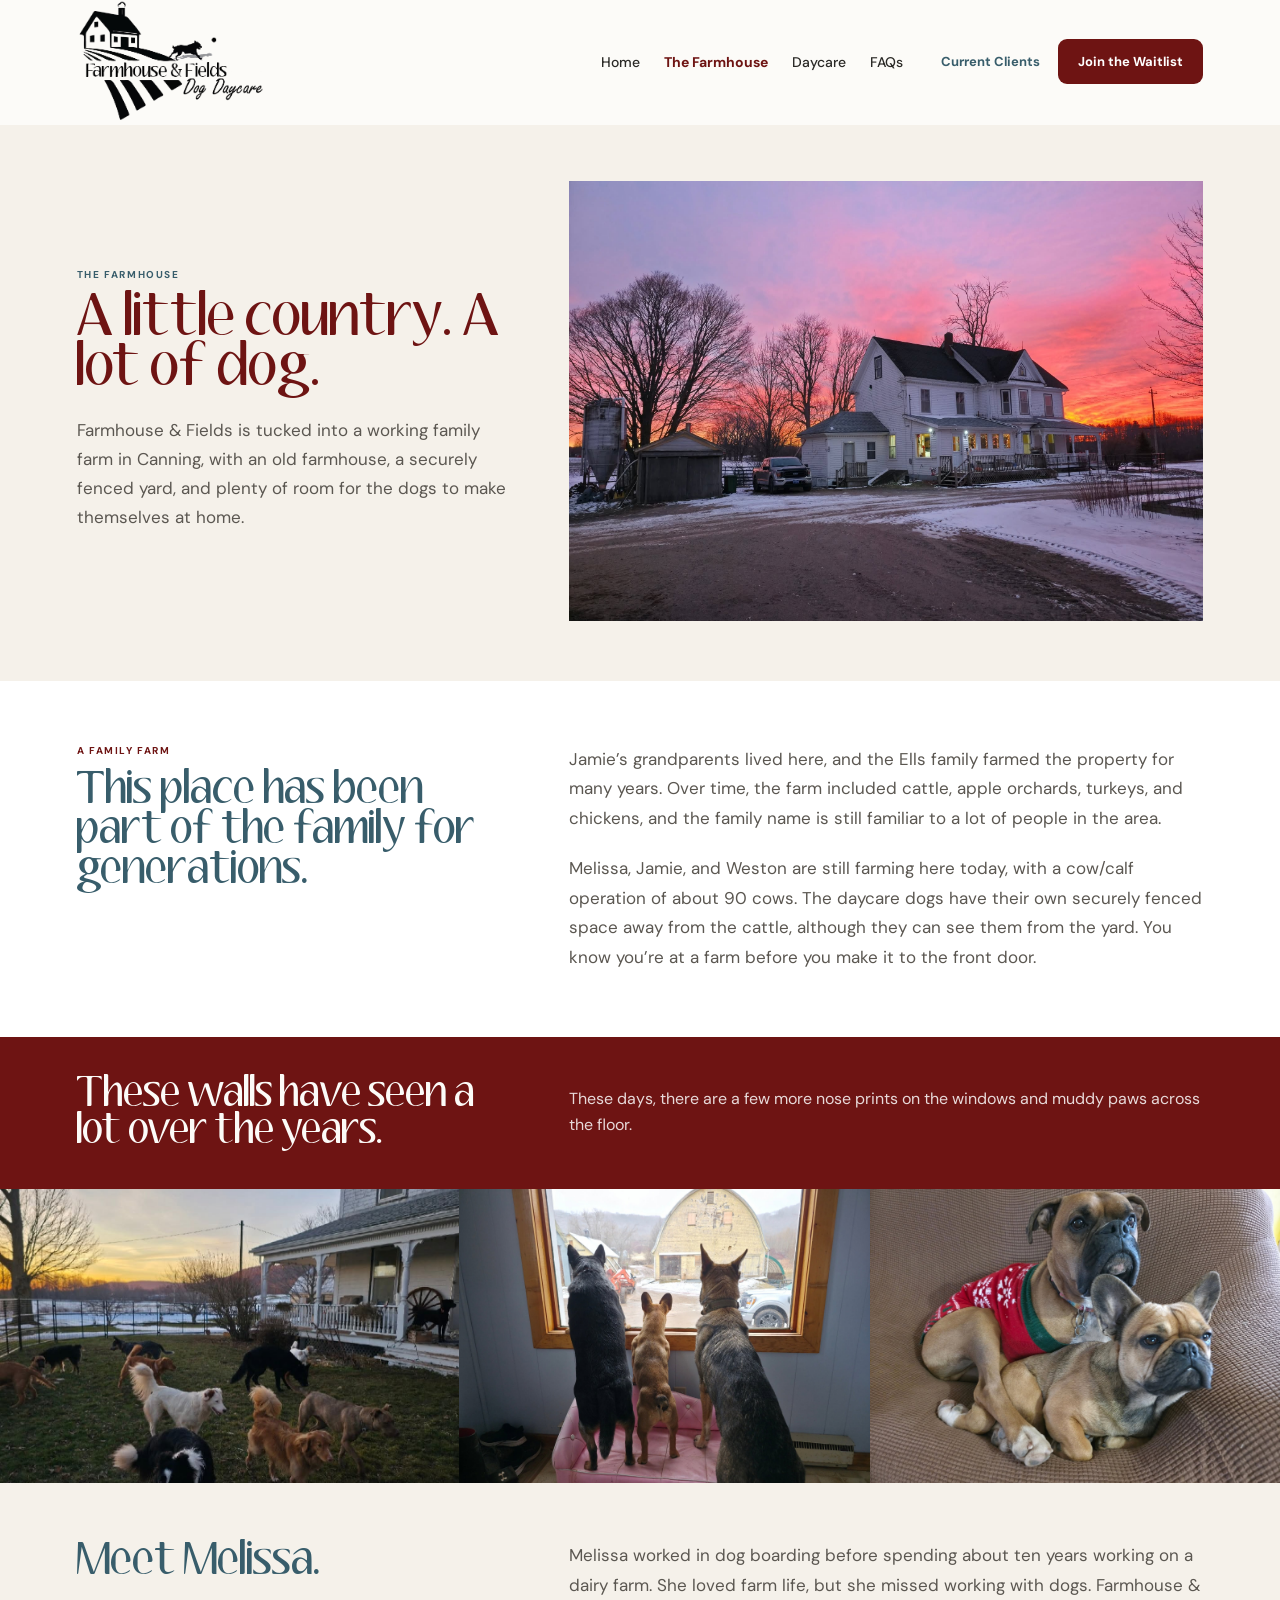
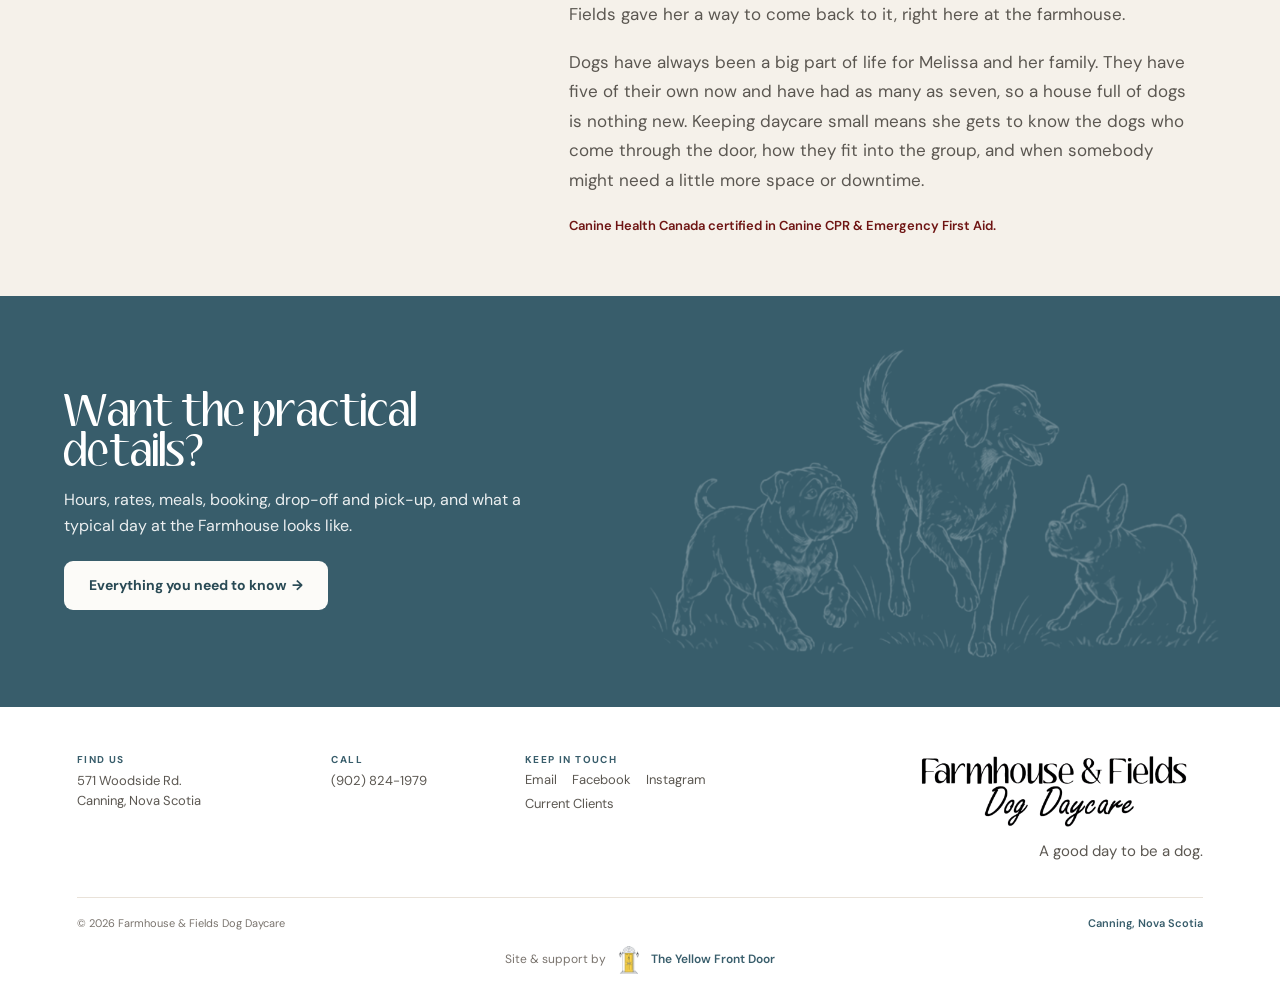
<file: the-farmhouse.html>
<!DOCTYPE html>
<html lang="en">
<head>
  <meta charset="UTF-8">

  <meta
    name="viewport"
    content="width=device-width, initial-scale=1.0"
  >

  <title>The Farmhouse | Farmhouse & Fields Dog Daycare | Canning, NS</title>

  <meta name="description" content="Meet Farmhouse & Fields Dog Daycare in Canning, Nova Scotia, a small-group daycare based in an old family farmhouse on a working farm.">

  
  <!-- SEO START -->
  <meta name="robots" content="index, follow, max-image-preview:large">
  <link rel="canonical" href="https://farmhouseandfields.ca/the-farmhouse.html">
  <meta property="og:type" content="website">
  <meta property="og:site_name" content="Farmhouse &amp; Fields Dog Daycare">
  <meta property="og:title" content="The Farmhouse | Farmhouse & Fields Dog Daycare | Canning, NS">
  <meta property="og:description" content="Meet Farmhouse & Fields Dog Daycare in Canning, Nova Scotia, a small-group daycare based in an old family farmhouse on a working farm.">
  <meta property="og:url" content="https://farmhouseandfields.ca/the-farmhouse.html">
  <meta property="og:image" content="https://farmhouseandfields.ca/assets/3.jpg">
  <meta name="twitter:card" content="summary_large_image">
  <meta name="twitter:title" content="The Farmhouse | Farmhouse & Fields Dog Daycare | Canning, NS">
  <meta name="twitter:description" content="Meet Farmhouse & Fields Dog Daycare in Canning, Nova Scotia, a small-group daycare based in an old family farmhouse on a working farm.">
  <meta name="twitter:image" content="https://farmhouseandfields.ca/assets/3.jpg">
  <!-- SEO END -->

  <link rel="preconnect" href="https://fonts.googleapis.com">
  <link rel="preconnect" href="https://fonts.gstatic.com" crossorigin>

  <link
    href="https://fonts.googleapis.com/css2?family=DM+Sans:opsz,wght@9..40,400;9..40,500;9..40,600;9..40,700&display=swap"
    rel="stylesheet"
  >

  <style>

    /* =========================================================
       BRAND
    ========================================================= */

    @font-face {
      font-family: "Aubrey";
      src: url("fonts/AUBREY1__.woff2") format("woff2");
      font-style: normal;
      font-weight: 400;
      font-display: swap;
    }

    :root {
      --wine: #6E1413;
      --wine-dark: #55100F;

      --river: #385D6B;
      --river-dark: #294A55;

      --oat: #E7DDCD;
      --oat-soft: #F5F1EA;

      --warm-white: #FCFBF8;
      --white: #FFFFFF;

      --ink: #2A2926;
      --body: #5B5751;
      --muted: #7A746E;

      --border: #E9E2D9;

      --max: 1320px;
      --page: 1180px;
    }


    /* =========================================================
       RESET
    ========================================================= */

    * {
      box-sizing: border-box;
    }

    html {
      scroll-behavior: smooth;
    }

    body {
      margin: 0;

      background: var(--warm-white);
      color: var(--ink);

      font-family: "DM Sans", sans-serif;
      font-size: 16px;

      -webkit-font-smoothing: antialiased;
      text-rendering: optimizeLegibility;
    }

    img {
      display: block;
      max-width: 100%;
    }

    a {
      color: inherit;
    }

    button {
      font: inherit;
    }

    .container {
      width: min(88%, var(--max));
      margin: 0 auto;
    }


    /* =========================================================
       SHARED
    ========================================================= */

    .eyebrow {
      margin: 0 0 13px;

      color: var(--river);

      font-size: 10px;
      line-height: 1.2;
      font-weight: 700;

      letter-spacing: 0.16em;
      text-transform: uppercase;
    }


    /* =========================================================
       HEADER
    ========================================================= */

    .site-header {
      position: sticky;
      top: 0;
      z-index: 1000;

      background: rgba(252, 251, 248, 0.98);

      border-bottom: 1px solid transparent;

      transition:
        border-color 0.2s ease,
        box-shadow 0.2s ease;
    }

    .site-header.scrolled {
      border-color: rgba(233, 226, 217, 0.92);

      box-shadow:
        0 7px 25px rgba(42, 41, 38, 0.045);
    }

    .nav-wrap {
      width: min(88%, var(--max));
      min-height: 98px;

      margin: 0 auto;

      display: flex;
      align-items: center;
      gap: 28px;

      transition: min-height 0.2s ease;
    }

    .site-header.scrolled .nav-wrap {
      min-height: 80px;
    }

    .brand-logo {
      flex: 0 0 auto;

      display: flex;
      align-items: center;

      text-decoration: none;
    }

    .brand-logo img {
      width: 190px;
      height: auto;

      transition: width 0.2s ease;
    }

    .site-header.scrolled .brand-logo img {
      width: 170px;
    }


    /* =========================================================
       DESKTOP NAV
    ========================================================= */

    .main-nav {
      margin-left: auto;

      display: flex;
      align-items: center;
      gap: 4px;
    }

    .nav-link {
      padding: 11px 10px;

      color: var(--ink);

      font-size: 14px;
      font-weight: 500;

      text-decoration: none;
    }

    .nav-link:hover,
    .nav-link:focus-visible,
    .nav-link.active {
      color: var(--wine);
      font-weight: 700;
    }

    .nav-actions {
      display: flex;
      align-items: center;
      gap: 18px;
    }

    .client-link {
      color: var(--river);

      font-size: 13px;
      font-weight: 700;

      text-decoration: none;
      white-space: nowrap;
    }

    .client-link:hover,
    .client-link:focus-visible {
      color: var(--wine);
    }

    .waitlist-button {
      min-height: 45px;
      padding: 0 20px;

      display: inline-flex;
      align-items: center;
      justify-content: center;

      border-radius: 9px;

      background: var(--wine);
      color: #fff;

      font-size: 13px;
      font-weight: 700;

      text-decoration: none;
      white-space: nowrap;

      transition:
        background 0.18s ease,
        transform 0.18s ease;
    }

    .waitlist-button:hover,
    .waitlist-button:focus-visible {
      background: var(--wine-dark);
      transform: translateY(-1px);
    }


    /* =========================================================
       MOBILE NAV
    ========================================================= */

    .menu-toggle {
      display: none;

      width: 44px;
      height: 44px;

      margin-left: auto;
      padding: 0;

      border: 0;
      background: transparent;

      cursor: pointer;

      align-items: center;
      justify-content: center;
      flex-direction: column;

      gap: 5px;
    }

    .menu-toggle span {
      width: 21px;
      height: 2px;

      border-radius: 10px;
      background: var(--ink);

      transition:
        transform 0.22s ease,
        opacity 0.22s ease;
    }

    .menu-toggle.open span:nth-child(1) {
      transform: translateY(7px) rotate(45deg);
    }

    .menu-toggle.open span:nth-child(2) {
      opacity: 0;
    }

    .menu-toggle.open span:nth-child(3) {
      transform: translateY(-7px) rotate(-45deg);
    }

    .mobile-menu {
      max-height: 0;
      overflow: hidden;
      opacity: 0;

      background: var(--warm-white);

      transition:
        max-height 0.35s ease,
        opacity 0.22s ease;
    }

    .mobile-menu.open {
      max-height: 700px;
      opacity: 1;
    }

    .mobile-menu-inner {
      width: 89%;

      margin: 0 auto;
      padding: 5px 0 28px;
    }

    .mobile-menu a {
      display: block;

      padding: 15px 2px;

      border-bottom: 1px solid var(--border);

      color: var(--ink);

      font-size: 17px;
      font-weight: 500;

      text-decoration: none;
    }

    .mobile-menu .mobile-client {
      margin-top: 8px;

      border-bottom: 0;

      color: var(--river);
      font-weight: 700;
    }

    .mobile-menu .mobile-waitlist {
      margin-top: 8px;
      padding: 15px 20px;

      border: 0;
      border-radius: 10px;

      background: var(--wine);
      color: #fff;

      text-align: center;
      font-weight: 700;
    }


    /* =========================================================
       HERO
    ========================================================= */

    .farmhouse-hero {
      padding: 56px 0 60px;

      background: var(--oat-soft);
    }

    .farmhouse-hero-inner {
      width: min(88%, var(--page));

      margin: 0 auto;

      display: grid;
      grid-template-columns: 0.82fr 1.18fr;

      gap: 52px;

      align-items: center;
    }

    .farmhouse-hero-copy {
      max-width: 470px;
    }

    .farmhouse-hero h1 {
      margin: 0;

      color: var(--wine);

      font-family: "Aubrey", serif;
      font-size: clamp(52px, 3.8vw, 63px);
      font-weight: 400;
      line-height: 0.96;
    }

    .farmhouse-hero-lede {
      max-width: 445px;

      margin: 22px 0 0;

      color: var(--body);

      font-size: 17px;
      line-height: 1.7;
    }

    .farmhouse-hero-media {
      height: 440px;

      overflow: hidden;
    }

    .farmhouse-hero-media img {
      width: 100%;
      height: 100%;

      object-fit: cover;
      object-position: center 53%;
    }


    /* =========================================================
       FAMILY STORY
    ========================================================= */

    .family-section {
      padding: 64px 0;

      background: #fff;
    }

    .family-inner {
      width: min(88%, var(--page));

      margin: 0 auto;

      display: grid;
      grid-template-columns: 0.82fr 1.18fr;

      gap: 52px;

      align-items: start;
    }

    .family-heading {
      max-width: 470px;
    }

    .family-heading .eyebrow {
      color: var(--wine);
    }

    .family-heading h2 {
      margin: 0;

      color: var(--river);

      font-family: "Aubrey", serif;
      font-size: clamp(40px, 2.9vw, 47px);
      font-weight: 400;
      line-height: 1;
    }

    .family-copy {
      max-width: 650px;
    }

    .family-copy p {
      margin: 0 0 21px;

      color: var(--body);

      font-size: 17px;
      line-height: 1.74;
    }

    .family-copy p:last-child {
      margin-bottom: 0;
    }


    /* =========================================================
       FARMHOUSE MOMENT
    ========================================================= */

    .house-note {
      padding: 38px 0 40px;

      background: var(--wine);
    }

    .house-note-inner {
      width: min(88%, var(--page));

      margin: 0 auto;

      display: grid;
      grid-template-columns: 0.82fr 1.18fr;

      gap: 52px;

      align-items: center;
    }

    .house-note-main {
      margin: 0;

      color: var(--warm-white);

      font-family: "Aubrey", serif;
      font-size: clamp(37px, 2.7vw, 44px);
      font-weight: 400;
      line-height: 1;
    }

    .house-note-small {
      max-width: 650px;

      margin: 0;

      color: rgba(255,255,255,0.84);

      font-size: 16px;
      line-height: 1.6;
    }


    /* =========================================================
       PHOTO STRIP
    ========================================================= */

    .farm-banner {
      width: 100%;

      margin: 0;
      padding: 0;

      background: #fff;
    }

    .farm-banner-grid {
      width: 100%;
      height: clamp(285px, 23vw, 355px);

      display: grid;
      grid-template-columns: 1.12fr 1fr 1fr;

      gap: 0;
    }

    .farm-banner-image {
      min-width: 0;
      overflow: hidden;
    }

    .farm-banner-image img {
      width: 100%;
      height: 100%;

      object-fit: cover;
    }

    .farm-banner-image:nth-child(1) img {
      object-position: center 55%;
    }

    .farm-banner-image:nth-child(2) img {
      object-position: center;
    }

    .farm-banner-image:nth-child(3) img {
      object-position: center;
    }


    /* =========================================================
       MELISSA
    ========================================================= */

    .melissa-section {
      padding: 58px 0 60px;

      background: var(--oat-soft);
    }

    .melissa-inner {
      width: min(88%, var(--page));

      margin: 0 auto;

      display: grid;
      grid-template-columns: 0.82fr 1.18fr;

      gap: 52px;

      align-items: start;
    }

    .melissa-heading {
      max-width: 470px;
    }

    .melissa-heading h2 {
      margin: 0;

      color: var(--river);

      font-family: "Aubrey", serif;
      font-size: clamp(40px, 2.9vw, 47px);
      font-weight: 400;
      line-height: 1;
    }

    .melissa-copy {
      max-width: 650px;
    }

    .melissa-copy p {
      margin: 0 0 18px;

      color: var(--body);

      font-size: 17px;
      line-height: 1.74;
    }

    .melissa-copy p:last-of-type {
      margin-bottom: 0;
    }

    .melissa-cert {
      margin-top: 20px;

      color: var(--wine);

      font-size: 13px;
      line-height: 1.55;
      font-weight: 600;
    }


    /* =========================================================
       CTA
    ========================================================= */

    .page-cta {
      position: relative;

      overflow: hidden;

      background: var(--river);
      color: #fff;
    }

    .page-cta-art {
      min-width: 0;

      display: flex;
      align-items: flex-end;
      justify-content: flex-end;

      align-self: stretch;
    }

    .page-cta-dogs {
      width: 100%;
      max-width: 500px;
      height: auto;

      margin: 0 -18px 22px 0;

      opacity: 0.40;
      filter: brightness(0) invert(1);

      pointer-events: none;
      user-select: none;
    }

    .page-cta-inner {
      position: relative;
      z-index: 1;

      width: min(88%, var(--page));

      margin: 0 auto;
      padding: 44px 0 0;

      display: grid;
      grid-template-columns:
        minmax(0, 0.95fr)
        minmax(360px, 1.05fr);

      gap: 44px;

      align-items: center;
    }

    .page-cta-copy {
      max-width: 560px;
      padding-bottom: 44px;
    }

    .page-cta h2 {
      margin: 0;

      color: #fff;

      font-family: "Aubrey", serif;
      font-size: clamp(40px, 2.9vw, 47px);
      font-weight: 400;
      line-height: 1;
    }

    .page-cta p {
      max-width: 590px;

      margin: 14px 0 0;

      color: rgba(255,255,255,0.9);

      font-size: 16px;
      line-height: 1.63;
    }

    .page-cta-actions {
      margin-top: 22px;
    }

    .page-cta-button {
      min-height: 49px;
      padding: 0 25px;

      display: inline-flex;
      align-items: center;
      justify-content: center;

      border-radius: 9px;

      background: var(--warm-white);
      color: var(--river-dark);

      font-size: 14px;
      font-weight: 700;

      text-decoration: none;
      white-space: nowrap;

      transition:
        background 0.18s ease,
        transform 0.18s ease;
    }

    .page-cta-button:hover,
    .page-cta-button:focus-visible {
      background: #fff;
      transform: translateY(-1px);
    }


    @media (min-width: 1280px) {

      .page-cta-inner {
        width: min(90%, 1280px);

        grid-template-columns:
          minmax(0, 0.88fr)
          minmax(470px, 1.12fr);

        gap: 58px;
      }

      .page-cta-copy {
        max-width: 575px;
      }

      .page-cta-dogs {
        max-width: 610px;

        margin-right: -28px;
        margin-bottom: 24px;

        opacity: 0.29;
      }

    }


    /* =========================================================
       FOOTER
    ========================================================= */

    .site-footer {
      padding: 46px 0 25px;

      background: #fff;
    }

    .footer-main {
      display: grid;
      grid-template-columns: 1.65fr 0.85fr;

      gap: 90px;

      align-items: start;
    }

    .footer-brand {
      justify-self: end;
      text-align: right;
    }

    .footer-brand-logo {
      width: 250px;
      height: auto;

      margin-left: auto;
    }

    .footer-tagline {
      margin: 18px 0 0;

      color: var(--ink);

      font-family: "DM Sans", sans-serif;
      font-size: 18px;
      font-weight: 600;
      line-height: 1.35;
    }

    .footer-details {
      display: grid;
      grid-template-columns: 1.1fr 0.8fr 1.2fr;

      gap: 30px;
    }

    .footer-detail-label {
      display: block;

      margin-bottom: 5px;

      color: var(--river);

      font-size: 10px;
      font-weight: 700;

      letter-spacing: 0.14em;
      text-transform: uppercase;
    }

    .footer-detail-value,
    .footer-detail-value a {
      color: var(--body);

      font-size: 13px;
      line-height: 1.55;

      text-decoration: none;
    }

    .footer-links {
      display: flex;
      flex-wrap: wrap;

      gap: 7px 15px;
    }

    .footer-links a {
      color: var(--body);

      font-size: 13px;

      text-decoration: none;
    }

    .footer-detail-value a:hover,
    .footer-detail-value a:focus-visible,
    .footer-links a:hover,
    .footer-links a:focus-visible {
      color: var(--wine);
    }

    .footer-bottom {
      margin-top: 34px;
      padding-top: 18px;

      display: flex;
      justify-content: space-between;

      gap: 20px;

      border-top: 1px solid var(--border);

      color: var(--muted);

      font-size: 11px;
    }

    .footer-bottom-location {
      color: var(--river);
      font-weight: 600;
    }


    /* =========================================================
       LAPTOP
    ========================================================= */

    @media (max-width: 1120px) {

      .main-nav,
      .nav-actions {
        display: none;
      }

      .menu-toggle {
        display: flex;
      }

      .nav-wrap,
      .site-header.scrolled .nav-wrap {
        min-height: 82px;
      }

      .brand-logo img,
      .site-header.scrolled .brand-logo img {
        width: 170px;
      }

      .farmhouse-hero-inner,
      .family-inner,
      .house-note-inner,
      .melissa-inner {
        gap: 40px;
      }

    }


    /* =========================================================
       TABLET
    ========================================================= */

    @media (max-width: 830px) {

      /* HERO */

      .farmhouse-hero {
        padding: 48px 0 0;
      }

      .farmhouse-hero-inner {
        width: 100%;

        grid-template-columns: 1fr;

        gap: 38px;
      }

      .farmhouse-hero-copy {
        width: 86%;
        max-width: 620px;

        margin: 0 auto;
      }

      .farmhouse-hero-media {
        height: 390px;
      }


      /* FAMILY */

      .family-section {
        padding: 60px 0;
      }

      .family-inner {
        width: 86%;

        grid-template-columns: 1fr;

        gap: 24px;
      }

      .family-heading,
      .family-copy {
        max-width: 680px;
      }


      /* WINE */

      .house-note {
        padding: 36px 0 39px;
      }

      .house-note-inner {
        width: 86%;

        grid-template-columns: 1fr;

        gap: 12px;
      }


      /* MELISSA */

      .melissa-section {
        padding: 54px 0 56px;
      }

      .melissa-inner {
        width: 86%;

        grid-template-columns: 1fr;

        gap: 20px;
      }

      .melissa-heading,
      .melissa-copy {
        max-width: 680px;
      }


      /* CTA */

      .page-cta-inner {
        width: 82%;

        grid-template-columns: 1fr;

        gap: 22px;

        padding: 42px 0 0;
      }

      .page-cta-copy {
        max-width: 620px;
        padding-bottom: 0;
      }

      .page-cta-art {
        justify-content: center;
      }

      .page-cta-dogs {
        width: min(82vw, 520px);
        max-width: none;

        margin: 0 auto 14px;

        opacity: 0.24;
      }

      .page-cta-button {
        width: fit-content;
      }


      /* FOOTER */

      .footer-main {
        grid-template-columns: 1fr;

        gap: 34px;
      }

      .footer-brand {
        order: -1;
        justify-self: start;
        text-align: left;
      }

      .footer-brand-logo {
        margin-left: 0;
      }

      .footer-details {
        max-width: 700px;

        grid-template-columns: 1fr 1fr;
      }

    }


    /* =========================================================
       MOBILE
    ========================================================= */

    @media (max-width: 620px) {

      .container,
      .nav-wrap {
        width: 89%;
      }


      /* HEADER */

      .nav-wrap,
      .site-header.scrolled .nav-wrap {
        min-height: 72px;
      }

      .brand-logo img,
      .site-header.scrolled .brand-logo img {
        width: 145px;
      }


      /* HERO */

      .farmhouse-hero {
        padding-top: 39px;
      }

      .farmhouse-hero-inner {
        gap: 32px;
      }

      .farmhouse-hero-copy {
        width: 89%;
      }

      .farmhouse-hero h1 {
        font-size: 44px;
      }

      .farmhouse-hero-lede {
        margin-top: 18px;

        font-size: 16px;
        line-height: 1.64;
      }

      .farmhouse-hero-media {
        height: clamp(265px, 69vw, 320px);
      }


      /* FAMILY */

      .family-section {
        padding: 51px 0;
      }

      .family-inner {
        width: 89%;

        gap: 20px;
      }

      .family-heading h2 {
        font-size: 37px;
      }

      .family-copy p {
        margin-bottom: 18px;

        font-size: 16px;
        line-height: 1.67;
      }


      /* WINE */

      .house-note {
        padding: 34px 0 36px;
      }

      .house-note-inner {
        width: 89%;

        gap: 11px;
      }

      .house-note-main {
        font-size: 35px;
      }

      .house-note-small {
        font-size: 16px;
        line-height: 1.57;
      }


      /* PHOTO STRIP */

      .farm-banner-grid {
        height: 225px;

        grid-template-columns:
          minmax(0, 1.18fr)
          minmax(0, 0.91fr)
          minmax(0, 0.91fr);
      }

      .farm-banner-image:nth-child(1) img {
        object-position: 57% center;
      }

      .farm-banner-image:nth-child(2) img {
        object-position: 52% center;
      }

      .farm-banner-image:nth-child(3) img {
        object-position: 57% center;
      }


      /* MELISSA */

      .melissa-section {
        padding: 46px 0 48px;
      }

      .melissa-inner {
        width: 89%;

        gap: 14px;
      }

      .melissa-heading h2 {
        margin: 0;

        font-size: 37px;
      }

      .melissa-copy p {
        margin-bottom: 15px;

        font-size: 16px;
        line-height: 1.67;
      }

      .melissa-cert {
        margin-top: 16px;

        font-size: 13px;
        line-height: 1.5;
      }


      /* CTA */

      .page-cta-dogs {
        width: 116%;
        max-width: 430px;

        margin: 0 -8% 10px;

        opacity: 0.22;
      }

      .page-cta-inner {
        width: 89%;

        padding: 42px 0 0;

        gap: 24px;

        text-align: center;
      }

      .page-cta-copy {
        max-width: 360px;

        margin: 0 auto;

        padding-bottom: 0;
      }

      .page-cta h2 {
        margin: 0;

        font-size: 37px;
      }

      .page-cta p {
        margin: 12px auto 0;

        font-size: 16px;
      }

      .page-cta-button {
        width: auto;
        min-width: 205px;

        margin: 0 auto;
      }


      /* FOOTER */

      .site-footer {
        padding: 38px 0 23px;
      }

      .footer-main {
        gap: 28px;
      }

      .footer-brand-logo {
        width: 225px;
      }

      .footer-tagline {
        margin-top: 15px;

        font-size: 17px;
      }

      .footer-details {
        grid-template-columns: 1fr 1fr;

        gap: 22px 18px;
      }

      .footer-details > div:last-child {
        grid-column: 1 / -1;
      }

      .footer-links {
        gap: 7px 14px;
      }

      .footer-bottom {
        margin-top: 27px;
        padding-top: 16px;

        flex-direction: column;

        gap: 6px;

        align-items: flex-start;
      }

    }


    /* =========================================================
       VERY SMALL MOBILE
    ========================================================= */

    @media (max-width: 390px) {

      .farmhouse-hero h1 {
        font-size: 41px;
      }

      .family-heading h2,
      .melissa-heading h2,
      .page-cta h2 {
        font-size: 34px;
      }

      .house-note-main {
        font-size: 33px;
      }

      .farm-banner-grid {
        height: 205px;
      }

      .page-cta-button {
        min-width: 190px;
      }

      .footer-details {
        grid-template-columns: 1fr;
      }

      .footer-details > div:last-child {
        grid-column: auto;
      }

    }


    /* =========================================================
       ACCESSIBILITY
    ========================================================= */

    a:focus-visible,
    button:focus-visible {
      outline: 3px solid rgba(56, 93, 107, 0.42);
      outline-offset: 4px;
    }

    @media (prefers-reduced-motion: reduce) {

      *,
      *::before,
      *::after {
        scroll-behavior: auto !important;
        transition: none !important;
      }

    }

  
    /* FINAL SHARED FOOTER */
    .footer-main {
      display: grid !important;
      grid-template-columns: 1.65fr 0.85fr !important;
      gap: 76px !important;
      align-items: start !important;
    }

    .footer-brand {
      justify-self: end !important;
      text-align: right !important;
    }

    .footer-brand-logo {
      width: 300px !important;
      max-width: 100% !important;
      height: auto !important;
      margin-left: auto !important;
    }

    .footer-tagline {
      margin: 13px 0 0 !important;
      color: var(--body) !important;
      font-family: "DM Sans", sans-serif !important;
      font-size: 15px !important;
      font-weight: 400 !important;
      line-height: 1.45 !important;
    }

    @media (max-width: 830px) {
      .footer-main {
        grid-template-columns: 1fr !important;
        gap: 30px !important;
      }
      .footer-brand {
        order: -1;
        justify-self: start !important;
        text-align: left !important;
      }
      .footer-brand-logo {
        width: 250px !important;
        margin-left: 0 !important;
      }
    }

    @media (max-width: 620px) {
      .footer-brand-logo { width: 235px !important; }
      .footer-tagline { font-size: 14px !important; }
    }


    /* =========================================================
       DOG ART ALIGNMENT — CONSISTENT TEAL SECTIONS
    ========================================================= */
    @media (min-width: 761px) {
      .page-cta-dogs {
        margin-bottom: -18px;
      }
    }

    @media (max-width: 760px) {
      .page-cta-dogs {
        margin-bottom: -14px;
      }
    }

  

    /* =========================================================
       MOBILE FOOTER — FINAL POLISH
    ========================================================= */
    @media (max-width: 830px) {
      .site-footer {
        padding: 34px 0 22px !important;
      }

      .footer-main {
        grid-template-columns: 1fr !important;
        gap: 26px !important;
      }

      .footer-brand {
        order: -1 !important;
        width: 100% !important;
        justify-self: center !important;
        text-align: center !important;
      }

      .footer-brand-logo {
        width: 250px !important;
        max-width: 78vw !important;
        margin: 0 auto !important;
      }

      .footer-tagline {
        margin: 10px 0 0 !important;
        text-align: center !important;
        font-size: 14px !important;
        font-weight: 400 !important;
      }

      .footer-details {
        width: 100% !important;
        max-width: 520px !important;
        margin: 0 auto !important;
        grid-template-columns: 1fr 1fr !important;
        gap: 20px 24px !important;
      }

      .footer-details > div:last-child {
        grid-column: 1 / -1 !important;
        text-align: center !important;
      }

      .footer-details > div:last-child .footer-links {
        justify-content: center !important;
      }

      .footer-bottom {
        margin-top: 24px !important;
        padding-top: 15px !important;
        flex-direction: column !important;
        gap: 5px !important;
        align-items: center !important;
        text-align: center !important;
      }

      .site-credit {
        margin-top: 10px !important;
        justify-content: center !important;
        text-align: center !important;
      }
    }

    @media (max-width: 430px) {
      .footer-brand-logo {
        width: 235px !important;
      }

      .footer-details {
        gap: 18px 14px !important;
      }

      .footer-detail-value,
      .footer-detail-value a,
      .footer-links a {
        font-size: 12px !important;
      }
    }

  

    /* =========================================================
       FARMHOUSE CTA DOG ART — FINAL POSITION
    ========================================================= */
    @media (min-width: 761px) {
      .page-cta-dogs {
        margin-bottom: 42px !important;
      }
    }

    @media (max-width: 760px) {
      .page-cta-inner {
        padding-bottom: 16px !important;
      }

      .page-cta-art {
        margin-top: -4px !important;
      }

      .page-cta-dogs {
        margin: 0 -8% 30px !important;
      }
    }

  
    /* SITE CREDIT */
    .site-credit {
  margin-top: 16px;

  display: flex;
  align-items: center;
  justify-content: center;
  gap: 9px;

  color: var(--muted);

  font-size: 12px;
  line-height: 1.3;
  text-align: center;
}

.site-credit a {
  display: inline-flex;
  align-items: center;
  gap: 8px;

  color: var(--river);
  font-weight: 600;

  text-decoration: none;
}

.site-credit a:hover,
.site-credit a:focus-visible {
  color: var(--wine);
}

.site-credit img {
  width: auto;
  height: 28px;

  opacity: 1;
}


  </style>
</head>

  <link rel="icon" type="image/png" href="assets/favicon.png">

<body>

  <!-- =======================================================
       HEADER
  ======================================================== -->

  <header
    class="site-header"
    id="siteHeader"
  >

    <div class="nav-wrap">

      <a
        href="index.html"
        class="brand-logo"
        aria-label="Farmhouse & Fields Dog Daycare home"
      >
        <img
          src="assets/farmhouseandfieldslogo.png"
          alt="Farmhouse & Fields Dog Daycare"
        >
      </a>


      <nav
        class="main-nav"
        aria-label="Main navigation"
      >

        <a href="index.html" class="nav-link">
          Home
        </a>

        <a
          href="the-farmhouse.html"
          class="nav-link active"
          aria-current="page"
        >
          The Farmhouse
        </a>

        <a href="daycare.html" class="nav-link">
          Daycare
        </a>

        <a href="faqs.html" class="nav-link">
          FAQs
        </a>

      </nav>


      <div class="nav-actions">

        <a class="client-link" href="https://www.timetopet.com/portal" target="_blank" rel="noopener noreferrer">
          Current Clients
        </a>

        <a
          href="waitlist.html"
          class="waitlist-button"
        >
          Join the Waitlist
        </a>

      </div>


      <button
        class="menu-toggle"
        id="menuToggle"
        type="button"
        aria-expanded="false"
        aria-controls="mobileMenu"
        aria-label="Open menu"
      >
        <span></span>
        <span></span>
        <span></span>
      </button>

    </div>


    <div
      class="mobile-menu"
      id="mobileMenu"
    >

      <nav
        class="mobile-menu-inner"
        aria-label="Mobile navigation"
      >

        <a href="index.html">
          Home
        </a>

        <a href="the-farmhouse.html">
          The Farmhouse
        </a>

        <a href="daycare.html">
          Daycare
        </a>

        <a href="faqs.html">
          FAQs
        </a>

        <a class="mobile-client" href="https://www.timetopet.com/portal" target="_blank" rel="noopener noreferrer">
          Current Clients
        </a>

        <a
          href="waitlist.html"
          class="mobile-waitlist"
        >
          Join the Waitlist
        </a>

      </nav>

    </div>

  </header>


  <main>


    <!-- =====================================================
         HERO
    ====================================================== -->

    <section class="farmhouse-hero">

      <div class="farmhouse-hero-inner">


        <div class="farmhouse-hero-copy">

          <p class="eyebrow">
            The Farmhouse
          </p>

          <h1>
            A little country. A lot of dog.
          </h1>

          <p class="farmhouse-hero-lede">
            Farmhouse & Fields is tucked into a working family
            farm in Canning, with an old farmhouse, a securely
            fenced yard, and plenty of room for the dogs to
            make themselves at home.
          </p>

        </div>


        <div class="farmhouse-hero-media">

          <img
            src="assets/farmhouse-sunset.jpg"
            alt="The farmhouse at Farmhouse & Fields Dog Daycare"
          >

        </div>


      </div>

    </section>


    <!-- =====================================================
         FAMILY STORY
    ====================================================== -->

    <section class="family-section">

      <div class="family-inner">


        <div class="family-heading">

          <p class="eyebrow">
            A family farm
          </p>

          <h2>
            This place has been part of the family for generations.
          </h2>

        </div>


        <div class="family-copy">

          <p>
            Jamie’s grandparents lived here, and the Ells family
            farmed the property for many years. Over time, the farm
            included cattle, apple orchards, turkeys, and chickens,
            and the family name is still familiar to a lot of people
            in the area.
          </p>

          <p>
            Melissa, Jamie, and Weston are still farming here today,
            with a cow/calf operation of about 90 cows. The daycare
            dogs have their own securely fenced space away from the
            cattle, although they can see them from the yard.
            You know you’re at a farm before you make it to the
            front door.
          </p>

        </div>


      </div>

    </section>


    <!-- =====================================================
         FARMHOUSE MOMENT
    ====================================================== -->

    <section class="house-note">

      <div class="house-note-inner">

        <p class="house-note-main">
          These walls have seen a lot over the years.
        </p>

        <p class="house-note-small">
          These days, there are a few more nose prints on the
          windows and muddy paws across the floor.
        </p>

      </div>

    </section>


    <!-- =====================================================
         PHOTO STRIP
    ====================================================== -->

    <section class="farm-banner">

      <div class="farm-banner-grid">


        <div class="farm-banner-image">

          <img
            src="assets/farmhouse3.jpg"
            alt="Dogs outside in the fenced yard beside the farmhouse"
          >

        </div>


        <div class="farm-banner-image">

          <img
            src="assets/farmhouse2.jpg"
            alt="Dogs looking out the farmhouse window toward the farm"
          >

        </div>


        <div class="farm-banner-image">

          <img
            src="assets/farmhouse4.jpg"
            alt="Two dogs relaxing together inside the farmhouse"
          >

        </div>


      </div>

    </section>


    <!-- =====================================================
         MELISSA
    ====================================================== -->

    <section class="melissa-section">

      <div class="melissa-inner">


        <div class="melissa-heading">

          <h2 data-site-text="farmhouse.teamHeading">
            Meet Melissa.
          </h2>

        </div>


        <div class="melissa-copy">

          <p data-site-text="farmhouse.teamParagraph1">
            Melissa worked in dog boarding before spending about
            ten years working on a dairy farm. She loved farm life,
            but she missed working with dogs. Farmhouse & Fields
            gave her a way to come back to it, right here at the
            farmhouse.
          </p>

          <p data-site-text="farmhouse.teamParagraph2">
            Dogs have always been a big part of life for Melissa
            and her family. They have five of their own now and
            have had as many as seven, so a house full of dogs is
            nothing new. Keeping daycare small means she gets to
            know the dogs who come through the door, how they fit
            into the group, and when somebody might need a little
            more space or downtime.
          </p>

          <p
            data-site-text="farmhouse.teamBlurb"
            data-site-if="farmhouse.teamBlurb"
            hidden
          ></p>

          <div class="melissa-cert" data-site-text="farmhouse.certification">
            Canine Health Canada certified in Canine CPR &amp; Emergency First Aid.
          </div>

        </div>


      </div>

    </section>


    <!-- =====================================================
         CTA
    ====================================================== -->

    <section class="page-cta">

      <div class="page-cta-inner">


        <div class="page-cta-copy">

          <h2>
            Want the practical details?
          </h2>

          <p>
            Hours, rates, meals, booking, drop-off and pick-up,
            and what a typical day at the Farmhouse looks like.
          </p>

          <div class="page-cta-actions">
            <a
              href="daycare.html"
              class="page-cta-button"
            >
              Everything you need to know&nbsp; →
            </a>
          </div>

        </div>


        <div class="page-cta-art">
          <img
            src="assets/dog1.png"
            alt=""
            class="page-cta-dogs"
            aria-hidden="true"
          >
        </div>


      </div>

    </section>


  </main>


  <!-- =======================================================
       FOOTER
  ======================================================== -->

  <footer class="site-footer">
  <div class="container">
    <div class="footer-main">
      <div class="footer-details">
        <div>
          <span class="footer-detail-label">Find us</span>
          <div class="footer-detail-value"><span data-site-text="contact.address1">571 Woodside Rd.</span><br><span data-site-text="contact.address2">Canning, Nova Scotia</span></div>
        </div>
        <div>
          <span class="footer-detail-label">Call</span>
          <div class="footer-detail-value"><a href="tel:+19028241979" data-site-href="contact.phoneHref"><span data-site-text="contact.phoneDisplay">(902) 824-1979</span></a></div>
        </div>
        <div>
          <span class="footer-detail-label">Keep in touch</span>
          <div class="footer-links">
            <a href="mailto:farmhousefieldsdaycare@gmail.com" data-site-href="contact.email" data-site-href-prefix="mailto:">Email</a>
            <a href="https://www.facebook.com/profile.php?id=61568074120165" data-site-href="contact.facebook" target="_blank" rel="noopener noreferrer">Facebook</a>
            <a href="https://www.instagram.com/farmhousefieldsdogdaycare/" data-site-href="contact.instagram" target="_blank" rel="noopener noreferrer">Instagram</a>
            <a href="https://www.timetopet.com/portal" target="_blank" rel="noopener noreferrer">Current Clients</a>
          </div>
        </div>
      </div>

      <div class="footer-brand">
        <img src="assets/fandf2.png" alt="Farmhouse & Fields Dog Daycare" class="footer-brand-logo">
        <p class="footer-tagline">A good day to be a dog.</p>
      </div>
    </div>

    <div class="footer-bottom">
      <span>© <span id="currentYear"></span> Farmhouse &amp; Fields Dog Daycare</span>
      <span class="footer-bottom-location">Canning, Nova Scotia</span>
    </div>
    <div class="site-credit">
      <span>Site &amp; support by</span>

      <a
        href="https://www.theyellowfrontdoor.ca/"
        target="_blank"
        rel="noopener noreferrer"
        aria-label="The Yellow Front Door"
      >
        <img
          src="assets/tyfd-door.png"
          alt=""
          aria-hidden="true"
        >
        <span>The Yellow Front Door</span>
      </a>
    </div>
  </div>
</footer>


  <!-- =======================================================
       JAVASCRIPT
  ======================================================== -->

    <script src="site-content.js"></script>
  <script src="site-runtime.js"></script>

<script>

    const menuToggle =
      document.getElementById("menuToggle");

    const mobileMenu =
      document.getElementById("mobileMenu");

    const siteHeader =
      document.getElementById("siteHeader");

    const currentYear =
      document.getElementById("currentYear");


    menuToggle.addEventListener("click", function () {

      const isOpen =
        mobileMenu.classList.toggle("open");

      menuToggle.classList.toggle(
        "open",
        isOpen
      );

      menuToggle.setAttribute(
        "aria-expanded",
        String(isOpen)
      );

      menuToggle.setAttribute(
        "aria-label",
        isOpen
          ? "Close menu"
          : "Open menu"
      );

    });


    mobileMenu
      .querySelectorAll("a")
      .forEach(function (link) {

        link.addEventListener("click", function () {

          mobileMenu.classList.remove("open");
          menuToggle.classList.remove("open");

          menuToggle.setAttribute(
            "aria-expanded",
            "false"
          );

          menuToggle.setAttribute(
            "aria-label",
            "Open menu"
          );

        });

      });


    function updateHeader() {

      siteHeader.classList.toggle(
        "scrolled",
        window.scrollY > 14
      );

    }


    updateHeader();


    window.addEventListener(
      "scroll",
      updateHeader,
      { passive: true }
    );


    currentYear.textContent =
      new Date().getFullYear();

  </script>


</body>
</html>
</file>
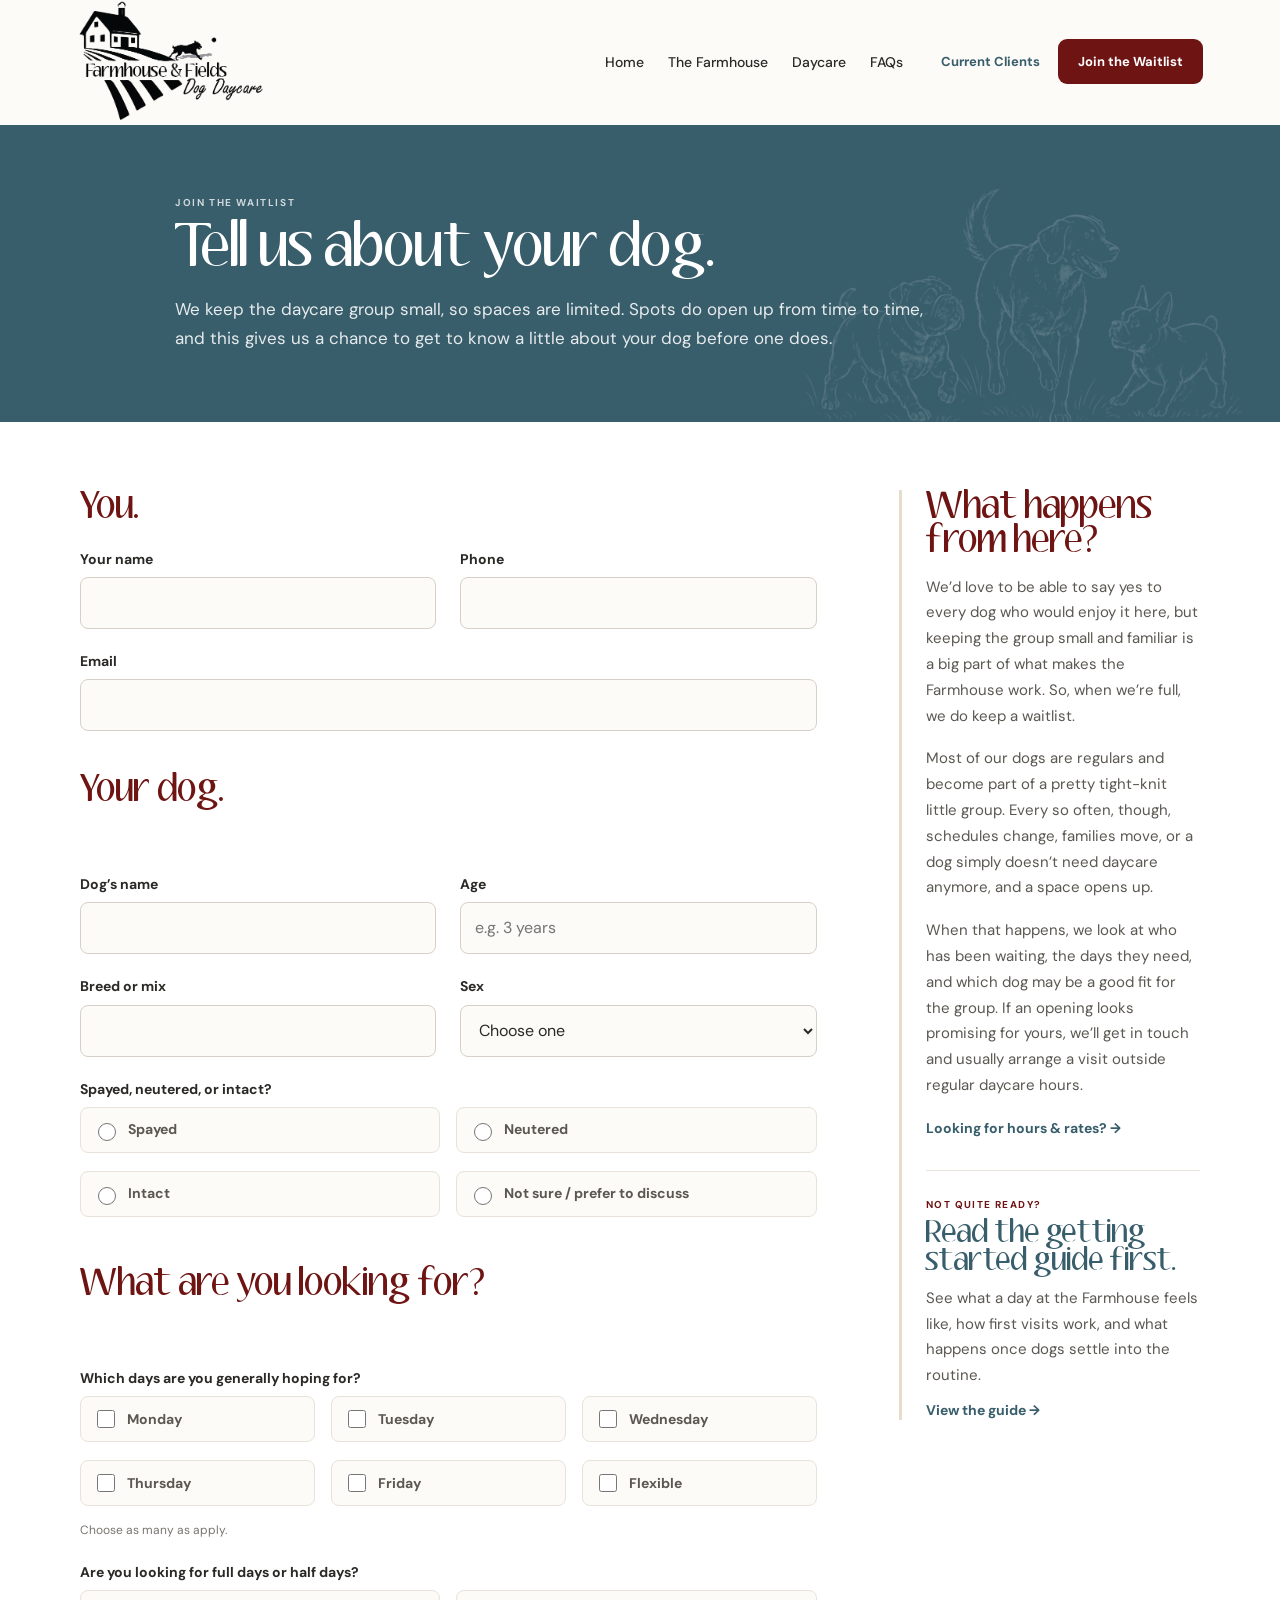
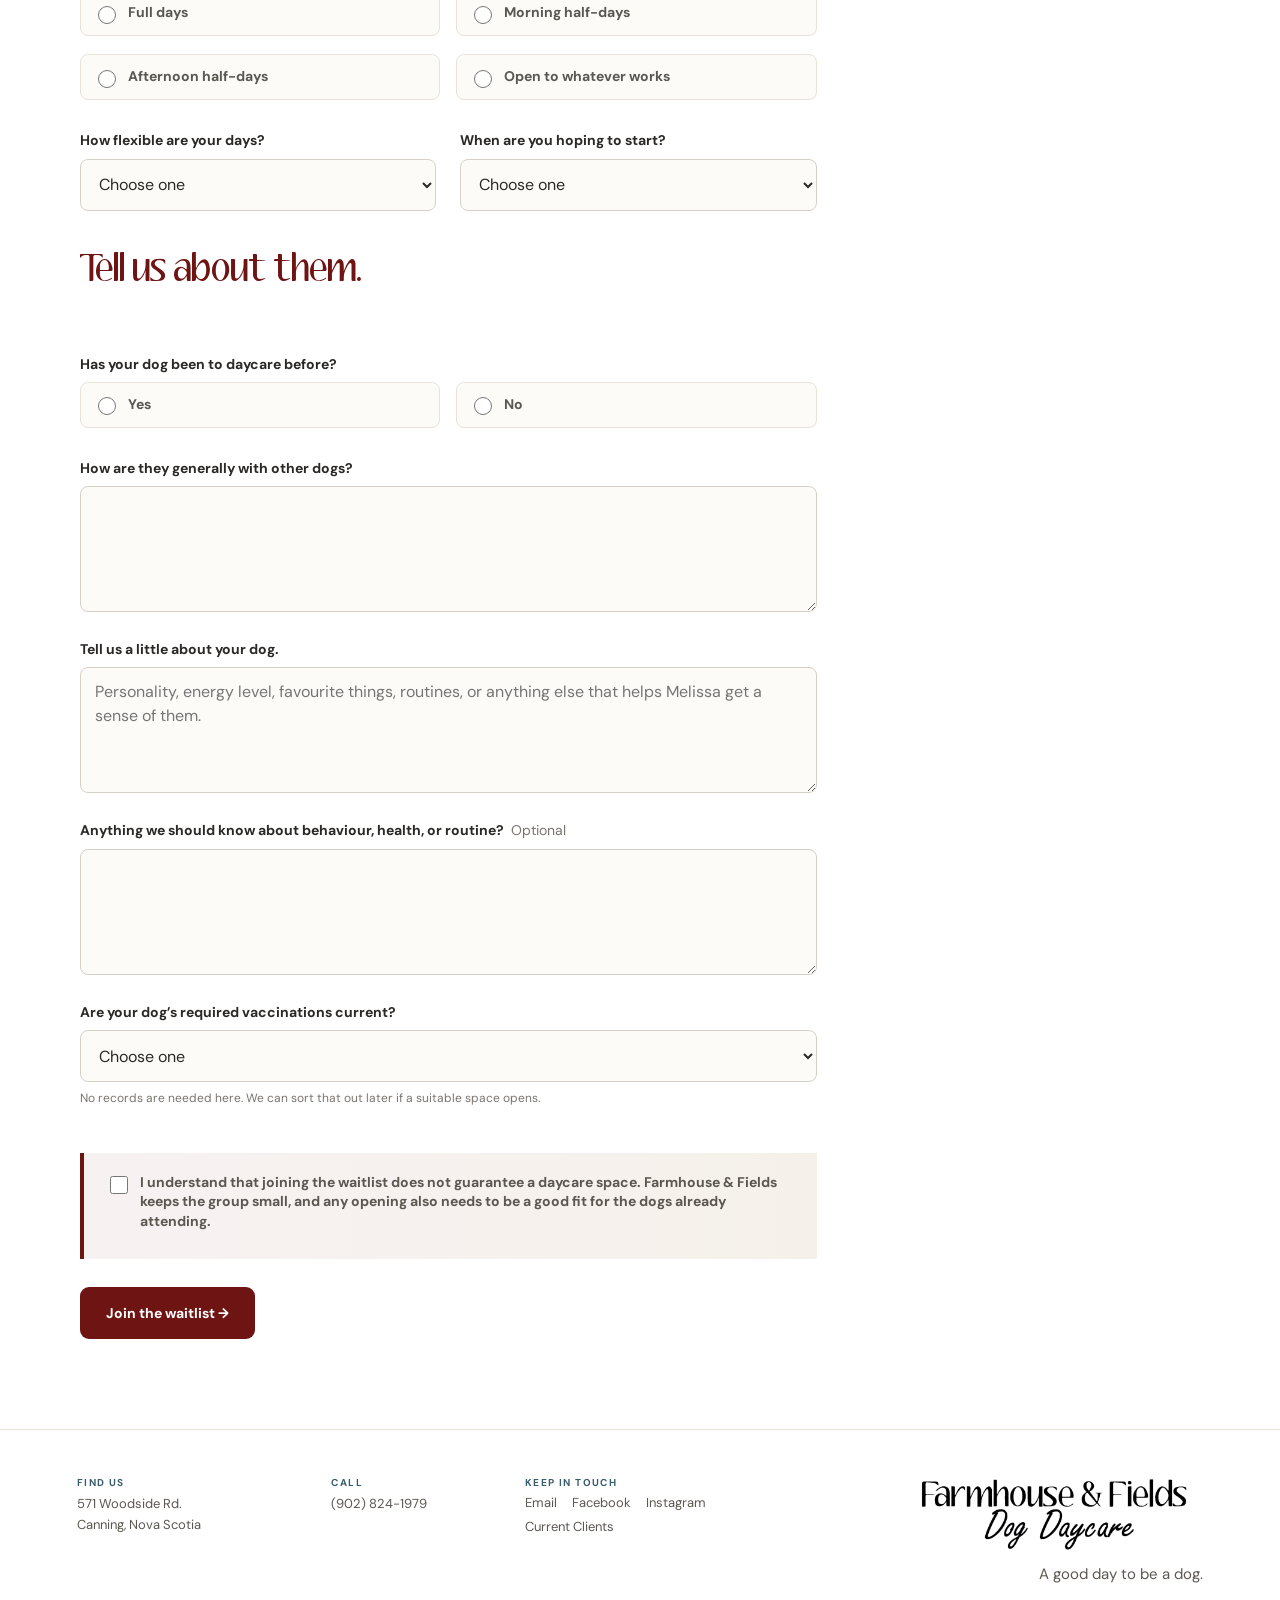
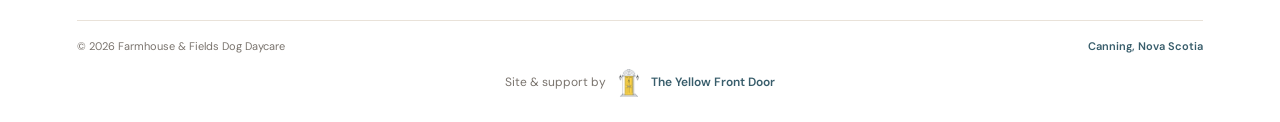
<file: waitlist.html>
<!DOCTYPE html>
<html lang="en">
<head>
  <meta charset="UTF-8">
  <meta name="viewport" content="width=device-width, initial-scale=1.0">

  <link rel="icon" type="image/png" href="assets/favicon.png">

  <title>Join the Dog Daycare Waitlist | Farmhouse & Fields | Canning, NS</title>

  <meta
    name="description"
    content="Tell Melissa a little about your dog and join the Farmhouse & Fields Dog Daycare waitlist in Canning, Nova Scotia. Learn what happens when a suitable space opens."
  >

  <meta name="robots" content="index, follow, max-image-preview:large">
  <link rel="canonical" href="https://farmhouseandfields.ca/waitlist.html">

  <meta property="og:type" content="website">
  <meta property="og:site_name" content="Farmhouse &amp; Fields Dog Daycare">
  <meta property="og:title" content="Join the Dog Daycare Waitlist | Farmhouse & Fields | Canning, NS">
  <meta property="og:description" content="Tell Melissa a little about your dog and join the Farmhouse & Fields Dog Daycare waitlist in Canning, Nova Scotia. Learn what happens when a suitable space opens.">
  <meta property="og:url" content="https://farmhouseandfields.ca/waitlist.html">
  <meta property="og:image" content="https://farmhouseandfields.ca/assets/3.jpg">

  <meta name="twitter:card" content="summary_large_image">
  <meta name="twitter:title" content="Join the Dog Daycare Waitlist | Farmhouse & Fields | Canning, NS">
  <meta name="twitter:description" content="Tell Melissa a little about your dog and join the Farmhouse & Fields Dog Daycare waitlist in Canning, Nova Scotia. Learn what happens when a suitable space opens.">
  <meta name="twitter:image" content="https://farmhouseandfields.ca/assets/3.jpg">

  <link rel="preconnect" href="https://fonts.googleapis.com">
  <link rel="preconnect" href="https://fonts.gstatic.com" crossorigin>

  <link
    href="https://fonts.googleapis.com/css2?family=DM+Sans:opsz,wght@9..40,400;9..40,500;9..40,600;9..40,700&display=swap"
    rel="stylesheet"
  >

  <style>
    @font-face {
      font-family: "Aubrey";
      src: url("fonts/AUBREY1__.woff2") format("woff2");
      font-style: normal;
      font-weight: 400;
      font-display: swap;
    }

    :root {
      --wine: #6E1413;
      --wine-dark: #55100F;
      --river: #385D6B;
      --river-dark: #294A55;
      --oat: #E7DDCD;
      --oat-soft: #F5F1EA;
      --warm-white: #FCFBF8;
      --white: #FFFFFF;
      --ink: #2A2926;
      --body: #5B5751;
      --muted: #7A746E;
      --border: #E9E2D9;
      --max: 1320px;
      --page: 1120px;
    }

    * {
      box-sizing: border-box;
    }

    html {
      scroll-behavior: smooth;
    }

    body {
      margin: 0;
      background: var(--warm-white);
      color: var(--ink);
      font-family: "DM Sans", sans-serif;
      font-size: 16px;
      -webkit-font-smoothing: antialiased;
      text-rendering: optimizeLegibility;
    }

    img {
      display: block;
      max-width: 100%;
    }

    a {
      color: inherit;
    }

    button,
    input,
    textarea,
    select {
      font: inherit;
    }

    .container {
      width: min(88%, var(--max));
      margin: 0 auto;
    }

    .page-inner {
      width: min(88%, var(--page));
      margin: 0 auto;
    }

    .eyebrow {
      margin: 0 0 14px;
      color: var(--river);
      font-size: 10px;
      line-height: 1.2;
      font-weight: 700;
      letter-spacing: 0.16em;
      text-transform: uppercase;
    }

    .sr-only {
      position: absolute;
      width: 1px;
      height: 1px;
      padding: 0;
      margin: -1px;
      overflow: hidden;
      clip: rect(0, 0, 0, 0);
      white-space: nowrap;
      border: 0;
    }


    /* HEADER */

    .site-header {
      position: sticky;
      top: 0;
      z-index: 1000;
      background: rgba(252, 251, 248, 0.98);
      border-bottom: 1px solid transparent;
      transition:
        border-color 0.2s ease,
        box-shadow 0.2s ease;
    }

    .site-header.scrolled {
      border-color: rgba(233, 226, 217, 0.92);
      box-shadow: 0 7px 25px rgba(42, 41, 38, 0.045);
    }

    .nav-wrap {
      width: min(88%, var(--max));
      min-height: 98px;
      margin: 0 auto;
      display: flex;
      align-items: center;
      gap: 28px;
      transition: min-height 0.2s ease;
    }

    .site-header.scrolled .nav-wrap {
      min-height: 80px;
    }

    .brand-logo {
      flex: 0 0 auto;
      display: flex;
      align-items: center;
      text-decoration: none;
    }

    .brand-logo img {
      width: 190px;
      height: auto;
      transition: width 0.2s ease;
    }

    .site-header.scrolled .brand-logo img {
      width: 170px;
    }

    .main-nav {
      margin-left: auto;
      display: flex;
      align-items: center;
      gap: 4px;
    }

    .nav-link {
      padding: 11px 10px;
      color: var(--ink);
      font-size: 14px;
      font-weight: 500;
      text-decoration: none;
    }

    .nav-link:hover,
    .nav-link:focus-visible,
    .nav-link.active {
      color: var(--wine);
      font-weight: 700;
    }

    .nav-actions {
      display: flex;
      align-items: center;
      gap: 18px;
    }

    .client-link {
      color: var(--river);
      font-size: 13px;
      font-weight: 700;
      text-decoration: none;
      white-space: nowrap;
    }

    .waitlist-button {
      min-height: 45px;
      padding: 0 20px;
      display: inline-flex;
      align-items: center;
      justify-content: center;
      border-radius: 9px;
      background: var(--wine);
      color: #fff;
      font-size: 13px;
      font-weight: 700;
      text-decoration: none;
      white-space: nowrap;
    }


    /* MOBILE NAV */

    .menu-toggle {
      display: none;
      width: 44px;
      height: 44px;
      margin-left: auto;
      padding: 0;
      border: 0;
      background: transparent;
      cursor: pointer;
      align-items: center;
      justify-content: center;
      flex-direction: column;
      gap: 5px;
    }

    .menu-toggle span {
      width: 21px;
      height: 2px;
      border-radius: 10px;
      background: var(--ink);
      transition:
        transform 0.22s ease,
        opacity 0.22s ease;
    }

    .menu-toggle.open span:nth-child(1) {
      transform: translateY(7px) rotate(45deg);
    }

    .menu-toggle.open span:nth-child(2) {
      opacity: 0;
    }

    .menu-toggle.open span:nth-child(3) {
      transform: translateY(-7px) rotate(-45deg);
    }

    .mobile-menu {
      max-height: 0;
      overflow: hidden;
      opacity: 0;
      background: var(--warm-white);
      transition:
        max-height 0.35s ease,
        opacity 0.22s ease;
    }

    .mobile-menu.open {
      max-height: 700px;
      opacity: 1;
    }

    .mobile-menu-inner {
      width: 89%;
      margin: 0 auto;
      padding: 5px 0 28px;
    }

    .mobile-menu a {
      display: block;
      padding: 15px 2px;
      border-bottom: 1px solid var(--border);
      color: var(--ink);
      font-size: 17px;
      font-weight: 500;
      text-decoration: none;
    }

    .mobile-menu .mobile-client {
      margin-top: 8px;
      border-bottom: 0;
      color: var(--river);
      font-weight: 700;
    }

    .mobile-menu .mobile-waitlist {
      margin-top: 8px;
      padding: 15px 20px;
      border: 0;
      border-radius: 10px;
      background: var(--wine);
      color: #fff;
      text-align: center;
      font-weight: 700;
    }


    /* HERO */

    .waitlist-hero {
      position: relative;
      overflow: hidden;
      padding: 72px 0 68px;
      background: var(--river);
    }

    .waitlist-hero::after {
      content: "";
      position: absolute;
      right: 18px;
      bottom: -10px;

      width: 470px;
      height: 315px;

      background:
        url("assets/dog1.png")
        right bottom / contain
        no-repeat;

      filter: brightness(0) invert(1);
      opacity: 0.18;

      pointer-events: none;
    }

    .waitlist-hero-inner {
      position: relative;
      z-index: 1;
      width: min(88%, 930px);
      margin: 0 auto;
    }

    .waitlist-hero .eyebrow {
      color: rgba(255, 255, 255, 0.76);
    }

    .waitlist-hero h1 {
      max-width: 760px;
      margin: 0;
      color: #fff;
      font-family: "Aubrey", serif;
      font-size: clamp(53px, 4.2vw, 67px);
      font-weight: 400;
      line-height: 0.96;
    }

    .waitlist-hero p:last-child {
      max-width: 780px;
      margin: 21px 0 0;
      color: rgba(255, 255, 255, 0.88);
      font-size: 17px;
      line-height: 1.72;
    }


    /* FORM AREA */

    .waitlist-section {
      padding: 68px 0 76px;
      background: #fff;
    }

    .waitlist-grid {
      display: grid;
      grid-template-columns:
        minmax(0, 1.42fr)
        minmax(280px, 0.58fr);
      gap: 82px;
      align-items: start;
    }

    .waitlist-form {
      min-width: 0;
    }

    fieldset {
      margin: 0;
      padding: 0 0 42px;
      border: 0;
    }

    fieldset + fieldset {
      padding-top: 42px;
      border-top: 1px solid var(--border);
    }

    legend {
      width: 100%;
      margin: 0 0 25px;
      padding: 0;
      color: var(--wine);
      font-family: "Aubrey", serif;
      font-size: 34px;
      line-height: 1;
    }

    .field-grid {
      display: grid;
      grid-template-columns: 1fr 1fr;
      gap: 22px 24px;
    }

    .field {
      min-width: 0;
    }

    .field.full {
      grid-column: 1 / -1;
    }

    label,
    .field-label {
      display: block;
      margin: 0 0 8px;
      color: var(--ink);
      font-size: 14px;
      line-height: 1.45;
      font-weight: 700;
    }

    .optional {
      margin-left: 4px;
      color: var(--muted);
      font-weight: 400;
    }

    input[type="text"],
    input[type="email"],
    input[type="tel"],
    input[type="number"],
    select,
    textarea {
      width: 100%;
      min-height: 52px;
      padding: 12px 14px;
      border: 1px solid #D7D0C7;
      border-radius: 8px;
      background: var(--warm-white);
      color: var(--ink);
      font-size: 16px;
      line-height: 1.5;
      outline: none;
      transition:
        border-color 0.18s ease,
        box-shadow 0.18s ease;
    }

    textarea {
      min-height: 126px;
      resize: vertical;
    }

    input:focus,
    select:focus,
    textarea:focus {
      border-color: var(--river);
      box-shadow: 0 0 0 4px rgba(56, 93, 107, 0.09);
    }

    .choice-grid {
      display: grid;
      grid-template-columns: repeat(2, minmax(0, 1fr));
      gap: 10px 16px;
    }

    .choice-grid.days {
      grid-template-columns: repeat(3, minmax(0, 1fr));
    }

    .choice {
      min-height: 46px;
      padding: 10px 12px;
      display: flex;
      align-items: center;
      gap: 9px;
      border: 1px solid var(--border);
      border-radius: 8px;
      background: var(--warm-white);
      color: var(--body);
      font-size: 14px;
      line-height: 1.4;
      cursor: pointer;
    }

    .choice input {
      width: 18px;
      height: 18px;
      flex: 0 0 auto;
      accent-color: var(--wine);
    }

    .choice:hover {
      border-color: rgba(56, 93, 107, 0.38);
      background: #fff;
    }

    .choice:has(input:checked) {
      border-color: rgba(110, 20, 19, 0.42);
      background: rgba(110, 20, 19, 0.035);
    }

    .field-help {
      margin: 7px 0 0;
      color: var(--muted);
      font-size: 12px;
      line-height: 1.55;
    }

    .acknowledgement {
      margin-top: 3px;
      padding: 20px 22px;
      border-left: 4px solid var(--wine);
      background:
        linear-gradient(
          90deg,
          rgba(110, 20, 19, 0.055),
          var(--oat-soft)
        );
    }

    .acknowledgement .choice {
      padding: 0;
      border: 0;
      background: transparent;
      align-items: flex-start;
    }

    .form-actions {
      margin-top: 28px;
    }

    .submit-button {
      min-height: 52px;
      padding: 0 26px;
      display: inline-flex;
      align-items: center;
      justify-content: center;
      border: 0;
      border-radius: 9px;
      background: var(--wine);
      color: #fff;
      font-size: 14px;
      font-weight: 700;
      cursor: pointer;
      transition:
        background 0.18s ease,
        transform 0.18s ease;
    }

    .submit-button:hover,
    .submit-button:focus-visible {
      background: var(--wine-dark);
      transform: translateY(-1px);
    }

    .submit-button[disabled] {
      opacity: 0.65;
      cursor: wait;
      transform: none;
    }

    .form-status {
      margin: 14px 0 0;
      color: var(--body);
      font-size: 14px;
      line-height: 1.6;
    }

    .form-status.success {
      color: var(--river-dark);
      font-weight: 600;
    }

    .form-status.error {
      color: var(--wine);
      font-weight: 600;
    }

    .honeypot {
      position: absolute !important;
      left: -9999px !important;
      width: 1px !important;
      height: 1px !important;
      overflow: hidden !important;
    }


    /* SIDE COPY */

    .waitlist-aside {
      position: sticky;
      top: 116px;
      padding-left: 24px;
      border-left: 3px solid var(--oat);
    }

    .waitlist-aside h2 {
      margin: 0;
      color: var(--wine);
      font-family: "Aubrey", serif;
      font-size: 34px;
      font-weight: 400;
      line-height: 1;
    }

    .waitlist-aside p {
      margin: 17px 0 0;
      color: var(--body);
      font-size: 15px;
      line-height: 1.72;
    }

    .waitlist-aside a {
      margin-top: 20px;
      display: inline-flex;
      color: var(--river);
      font-size: 14px;
      font-weight: 700;
      text-decoration: none;
    }

    .waitlist-aside a:hover,
    .waitlist-aside a:focus-visible {
      color: var(--wine);
    }


    /* GETTING STARTED GUIDE */

    .waitlist-guide {
      margin-top: 32px;
      padding-top: 28px;
      border-top: 1px solid var(--border);
    }

    .waitlist-guide-label {
      margin: 0 0 8px !important;
      color: var(--wine) !important;
      font-size: 10px !important;
      line-height: 1.2 !important;
      font-weight: 700 !important;
      letter-spacing: 0.14em !important;
      text-transform: uppercase;
    }

    .waitlist-guide h3 {
      margin: 0;
      color: var(--river);
      font-family: "Aubrey", serif;
      font-size: 28px;
      font-weight: 400;
      line-height: 1.02;
    }

    .waitlist-guide p {
      margin: 10px 0 0;
    }

    .waitlist-guide a {
      display: inline-flex;
      margin-top: 12px;
    }


    /* SUCCESS PANEL */

    .success-panel {
      display: none;
      padding: 34px 36px;
      border-radius: 10px;
      background: var(--oat-soft);
    }

    .success-panel.show {
      display: block;
    }

    .success-panel h2 {
      margin: 0;
      color: var(--wine);
      font-family: "Aubrey", serif;
      font-size: 39px;
      font-weight: 400;
      line-height: 1;
    }

    .success-panel p {
      margin: 16px 0 0;
      color: var(--body);
      font-size: 16px;
      line-height: 1.7;
    }

    .success-panel a {
      margin-top: 20px;
      display: inline-flex;
      color: var(--river);
      font-size: 14px;
      font-weight: 700;
      text-decoration: none;
    }


    /* FOOTER */

    .site-footer {
      padding: 46px 0 25px;
      background: #fff;
      border-top: 1px solid var(--border);
    }

    .footer-main {
      display: grid;
      grid-template-columns: 1.65fr 0.85fr;
      gap: 76px;
      align-items: start;
    }

    .footer-details {
      display: grid;
      grid-template-columns: 1.1fr 0.8fr 1.2fr;
      gap: 30px;
    }

    .footer-detail-label {
      display: block;
      margin-bottom: 5px;
      color: var(--river);
      font-size: 10px;
      font-weight: 700;
      letter-spacing: 0.14em;
      text-transform: uppercase;
    }

    .footer-detail-value,
    .footer-detail-value a {
      color: var(--body);
      font-size: 13px;
      line-height: 1.55;
      text-decoration: none;
    }

    .footer-links {
      display: flex;
      flex-wrap: wrap;
      gap: 7px 15px;
    }

    .footer-links a {
      color: var(--body);
      font-size: 13px;
      text-decoration: none;
    }

    .footer-detail-value a:hover,
    .footer-detail-value a:focus-visible,
    .footer-links a:hover,
    .footer-links a:focus-visible {
      color: var(--wine);
    }

    .footer-brand {
      justify-self: end;
      text-align: right;
    }

    .footer-brand-logo {
      width: 300px;
      max-width: 100%;
      height: auto;
      margin-left: auto;
    }

    .footer-tagline {
      margin: 13px 0 0;
      color: var(--body);
      font-family: "DM Sans", sans-serif;
      font-size: 15px;
      font-weight: 400;
      line-height: 1.45;
    }

    .footer-bottom {
      margin-top: 34px;
      padding-top: 18px;
      display: flex;
      justify-content: space-between;
      gap: 20px;
      border-top: 1px solid var(--border);
      color: var(--muted);
      font-size: 11px;
    }

    .footer-bottom-location {
      color: var(--river);
      font-weight: 600;
    }

    .site-credit {
      margin-top: 16px;
      display: flex;
      align-items: center;
      justify-content: center;
      gap: 9px;
      color: var(--muted);
      font-size: 12px;
      line-height: 1.3;
      text-align: center;
    }

    .site-credit a {
      display: inline-flex;
      align-items: center;
      gap: 8px;
      color: var(--river);
      font-weight: 600;
      text-decoration: none;
    }

    .site-credit a:hover,
    .site-credit a:focus-visible {
      color: var(--wine);
    }

    .site-credit img {
      width: auto;
      height: 28px;
      opacity: 1;
    }


    /* RESPONSIVE */

    @media (max-width: 1120px) {
      .main-nav,
      .nav-actions {
        display: none;
      }

      .menu-toggle {
        display: flex;
      }

      .nav-wrap,
      .site-header.scrolled .nav-wrap {
        min-height: 82px;
      }

      .brand-logo img,
      .site-header.scrolled .brand-logo img {
        width: 170px;
      }

      .waitlist-grid {
        gap: 56px;
      }
    }


    @media (max-width: 830px) {
      .waitlist-grid {
        grid-template-columns: 1fr;
        gap: 46px;
      }

      .waitlist-aside {
        position: static;
        max-width: none;
        padding: 32px 0 0;
        border-left: 0;
        border-top: 1px solid var(--border);
      }

      .site-footer {
        padding: 34px 0 22px;
      }

      .footer-main {
        grid-template-columns: 1fr;
        gap: 26px;
      }

      .footer-brand {
        order: -1;
        width: 100%;
        justify-self: center;
        text-align: center;
      }

      .footer-brand-logo {
        width: 250px;
        max-width: 78vw;
        margin: 0 auto;
      }

      .footer-tagline {
        margin: 10px 0 0;
        text-align: center;
        font-size: 14px;
      }

      .footer-details {
        width: 100%;
        max-width: 520px;
        margin: 0 auto;
        grid-template-columns: 1fr 1fr;
        gap: 20px 24px;
      }

      .footer-details > div:last-child {
        grid-column: 1 / -1;
        text-align: center;
      }

      .footer-details > div:last-child .footer-links {
        justify-content: center;
      }

      .footer-bottom {
        margin-top: 24px;
        padding-top: 15px;
        flex-direction: column;
        gap: 5px;
        align-items: center;
        text-align: center;
      }

      .site-credit {
        margin-top: 10px;
        justify-content: center;
        text-align: center;
      }
    }


    @media (max-width: 760px) {
      .waitlist-hero::after {
        right: -25px;
        bottom: -8px;
        width: 340px;
        height: 230px;
        opacity: 0.16;
      }
    }


    @media (max-width: 620px) {
      .container,
      .nav-wrap,
      .page-inner {
        width: 89%;
      }

      .nav-wrap,
      .site-header.scrolled .nav-wrap {
        min-height: 72px;
      }

      .brand-logo img,
      .site-header.scrolled .brand-logo img {
        width: 145px;
      }

      .waitlist-hero {
        padding: 48px 0 52px;
      }

      .waitlist-hero::after {
        right: -42px;
        bottom: -8px;
        width: 300px;
        height: 205px;
        opacity: 0.14;
      }

      .waitlist-hero-inner {
        width: 89%;
      }

      .waitlist-hero h1 {
        font-size: 45px;
      }

      .waitlist-hero p:last-child {
        margin-top: 17px;
        font-size: 16px;
        line-height: 1.65;
      }

      .waitlist-section {
        padding: 50px 0 58px;
      }

      fieldset {
        padding-bottom: 34px;
      }

      fieldset + fieldset {
        padding-top: 34px;
      }

      legend {
        margin-bottom: 21px;
        font-size: 31px;
      }

      .field-grid {
        grid-template-columns: 1fr;
        gap: 20px;
      }

      .field.full {
        grid-column: auto;
      }

      .choice-grid,
      .choice-grid.days {
        grid-template-columns: 1fr;
      }

      .submit-button {
        width: 100%;
      }

      .footer-brand-logo {
        width: 235px;
      }

      .footer-tagline {
        font-size: 14px;
      }
    }


    @media (max-width: 430px) {
      .footer-brand-logo {
        width: 235px;
      }

      .footer-details {
        gap: 18px 14px;
      }

      .footer-detail-value,
      .footer-detail-value a,
      .footer-links a {
        font-size: 12px;
      }
    }


    @media (max-width: 390px) {
      .waitlist-hero h1 {
        font-size: 42px;
      }

      .footer-details {
        grid-template-columns: 1fr;
      }

      .footer-details > div:last-child {
        grid-column: auto;
      }
    }


    /* ACCESSIBILITY */

    a:focus-visible,
    button:focus-visible,
    input:focus-visible,
    select:focus-visible,
    textarea:focus-visible {
      outline: 3px solid rgba(56, 93, 107, 0.42);
      outline-offset: 4px;
    }

    @media (prefers-reduced-motion: reduce) {
      *,
      *::before,
      *::after {
        scroll-behavior: auto !important;
        transition: none !important;
      }
    }

  </style>
</head>


<body>

  <header class="site-header" id="siteHeader">

    <div class="nav-wrap">

      <a
        href="index.html"
        class="brand-logo"
        aria-label="Farmhouse & Fields Dog Daycare home"
      >
        <img
          src="assets/farmhouseandfieldslogo.png"
          alt="Farmhouse & Fields Dog Daycare"
        >
      </a>


      <nav class="main-nav" aria-label="Main navigation">
        <a href="index.html" class="nav-link">Home</a>
        <a href="the-farmhouse.html" class="nav-link">The Farmhouse</a>
        <a href="daycare.html" class="nav-link">Daycare</a>
        <a href="faqs.html" class="nav-link">FAQs</a>
      </nav>


      <div class="nav-actions">

        <a
          class="client-link"
          href="https://www.timetopet.com/portal"
          target="_blank"
          rel="noopener noreferrer"
        >
          Current Clients
        </a>

        <a
          href="waitlist.html"
          class="waitlist-button"
          aria-current="page"
        >
          Join the Waitlist
        </a>

      </div>


      <button
        class="menu-toggle"
        id="menuToggle"
        type="button"
        aria-expanded="false"
        aria-controls="mobileMenu"
        aria-label="Open menu"
      >
        <span></span>
        <span></span>
        <span></span>
      </button>

    </div>


    <div class="mobile-menu" id="mobileMenu">

      <nav
        class="mobile-menu-inner"
        aria-label="Mobile navigation"
      >
        <a href="index.html">Home</a>
        <a href="the-farmhouse.html">The Farmhouse</a>
        <a href="daycare.html">Daycare</a>
        <a href="faqs.html">FAQs</a>

        <a
          class="mobile-client"
          href="https://www.timetopet.com/portal"
          target="_blank"
          rel="noopener noreferrer"
        >
          Current Clients
        </a>

        <a
          href="waitlist.html"
          class="mobile-waitlist"
        >
          Join the Waitlist
        </a>

      </nav>

    </div>

  </header>


  <main>

    <section class="waitlist-hero">

      <div class="waitlist-hero-inner">

        <p class="eyebrow">
          Join the waitlist
        </p>

        <h1>
          Tell us about your dog.
        </h1>

        <p>
          We keep the daycare group small, so spaces are limited.
          Spots do open up from time to time, and this gives us a chance
          to get to know a little about your dog before one does.
        </p>

      </div>

    </section>


    <section class="waitlist-section">

      <div class="page-inner waitlist-grid">

        <div>

          <form
            class="waitlist-form"
            id="waitlistForm"
            novalidate
          >

            <div
              class="honeypot"
              aria-hidden="true"
            >
              <label for="website">
                Website
              </label>

              <input
                type="text"
                id="website"
                name="website"
                tabindex="-1"
                autocomplete="off"
              >
            </div>


            <input
              type="hidden"
              name="submittedFrom"
              value="Farmhouse & Fields website"
            >


            <fieldset>

              <legend>
                You.
              </legend>

              <div class="field-grid">

                <div class="field">

                  <label for="ownerName">
                    Your name
                  </label>

                  <input
                    id="ownerName"
                    name="ownerName"
                    type="text"
                    autocomplete="name"
                    required
                  >

                </div>


                <div class="field">

                  <label for="phone">
                    Phone
                  </label>

                  <input
                    id="phone"
                    name="phone"
                    type="tel"
                    autocomplete="tel"
                    required
                  >

                </div>


                <div class="field full">

                  <label for="email">
                    Email
                  </label>

                  <input
                    id="email"
                    name="email"
                    type="email"
                    autocomplete="email"
                    required
                  >

                </div>

              </div>

            </fieldset>


            <fieldset>

              <legend>
                Your dog.
              </legend>

              <div class="field-grid">

                <div class="field">

                  <label for="dogName">
                    Dog’s name
                  </label>

                  <input
                    id="dogName"
                    name="dogName"
                    type="text"
                    required
                  >

                </div>


                <div class="field">

                  <label for="dogAge">
                    Age
                  </label>

                  <input
                    id="dogAge"
                    name="dogAge"
                    type="text"
                    placeholder="e.g. 3 years"
                    required
                  >

                </div>


                <div class="field">

                  <label for="breed">
                    Breed or mix
                  </label>

                  <input
                    id="breed"
                    name="breed"
                    type="text"
                    required
                  >

                </div>


                <div class="field">

                  <label for="sex">
                    Sex
                  </label>

                  <select
                    id="sex"
                    name="sex"
                    required
                  >
                    <option value="">
                      Choose one
                    </option>

                    <option>
                      Female
                    </option>

                    <option>
                      Male
                    </option>
                  </select>

                </div>


                <div class="field full">

                  <span class="field-label">
                    Spayed, neutered, or intact?
                  </span>

                  <div class="choice-grid">

                    <label class="choice">
                      <input
                        type="radio"
                        name="reproductiveStatus"
                        value="Spayed"
                        required
                      >
                      Spayed
                    </label>


                    <label class="choice">
                      <input
                        type="radio"
                        name="reproductiveStatus"
                        value="Neutered"
                      >
                      Neutered
                    </label>


                    <label class="choice">
                      <input
                        type="radio"
                        name="reproductiveStatus"
                        value="Intact"
                      >
                      Intact
                    </label>


                    <label class="choice">
                      <input
                        type="radio"
                        name="reproductiveStatus"
                        value="Not sure / prefer to discuss"
                      >
                      Not sure / prefer to discuss
                    </label>

                  </div>

                </div>

              </div>

            </fieldset>


            <fieldset>

              <legend>
                What are you looking for?
              </legend>

              <div class="field-grid">

                <div class="field full">

                  <span class="field-label">
                    Which days are you generally hoping for?
                  </span>

                  <div class="choice-grid days">

                    <label class="choice">
                      <input type="checkbox" name="preferredDays" value="Monday">
                      Monday
                    </label>

                    <label class="choice">
                      <input type="checkbox" name="preferredDays" value="Tuesday">
                      Tuesday
                    </label>

                    <label class="choice">
                      <input type="checkbox" name="preferredDays" value="Wednesday">
                      Wednesday
                    </label>

                    <label class="choice">
                      <input type="checkbox" name="preferredDays" value="Thursday">
                      Thursday
                    </label>

                    <label class="choice">
                      <input type="checkbox" name="preferredDays" value="Friday">
                      Friday
                    </label>

                    <label class="choice">
                      <input type="checkbox" name="preferredDays" value="Flexible">
                      Flexible
                    </label>

                  </div>

                  <p class="field-help">
                    Choose as many as apply.
                  </p>

                </div>


                <div class="field full">

                  <span class="field-label">
                    Are you looking for full days or half days?
                  </span>

                  <div class="choice-grid">

                    <label class="choice">
                      <input
                        type="radio"
                        name="dayLength"
                        value="Full days"
                        required
                      >
                      Full days
                    </label>


                    <label class="choice">
                      <input
                        type="radio"
                        name="dayLength"
                        value="Morning half-days"
                      >
                      Morning half-days
                    </label>


                    <label class="choice">
                      <input
                        type="radio"
                        name="dayLength"
                        value="Afternoon half-days"
                      >
                      Afternoon half-days
                    </label>


                    <label class="choice">
                      <input
                        type="radio"
                        name="dayLength"
                        value="Open to whatever works"
                      >
                      Open to whatever works
                    </label>

                  </div>

                </div>


                <div class="field">

                  <label for="scheduleFlexibility">
                    How flexible are your days?
                  </label>

                  <select
                    id="scheduleFlexibility"
                    name="scheduleFlexibility"
                    required
                  >
                    <option value="">
                      Choose one
                    </option>

                    <option>
                      Those days are pretty specific
                    </option>

                    <option>
                      I have a few options
                    </option>

                    <option>
                      I’m very flexible
                    </option>
                  </select>

                </div>


                <div class="field">

                  <label for="startTiming">
                    When are you hoping to start?
                  </label>

                  <select
                    id="startTiming"
                    name="startTiming"
                    required
                  >
                    <option value="">
                      Choose one
                    </option>

                    <option>
                      As soon as a suitable spot opens
                    </option>

                    <option>
                      Within the next month or two
                    </option>

                    <option>
                      No rush
                    </option>

                    <option>
                      Just planning ahead
                    </option>
                  </select>

                </div>

              </div>

            </fieldset>


            <fieldset>

              <legend>
                Tell us about them.
              </legend>

              <div class="field-grid">

                <div class="field full">

                  <span class="field-label">
                    Has your dog been to daycare before?
                  </span>

                  <div class="choice-grid">

                    <label class="choice">
                      <input
                        type="radio"
                        name="daycareExperience"
                        value="Yes"
                        required
                      >
                      Yes
                    </label>


                    <label class="choice">
                      <input
                        type="radio"
                        name="daycareExperience"
                        value="No"
                      >
                      No
                    </label>

                  </div>

                </div>


                <div class="field full">

                  <label for="withDogs">
                    How are they generally with other dogs?
                  </label>

                  <textarea
                    id="withDogs"
                    name="withDogs"
                    required
                  ></textarea>

                </div>


                <div class="field full">

                  <label for="dogDetails">
                    Tell us a little about your dog.
                  </label>

                  <textarea
                    id="dogDetails"
                    name="dogDetails"
                    placeholder="Personality, energy level, favourite things, routines, or anything else that helps Melissa get a sense of them."
                    required
                  ></textarea>

                </div>


                <div class="field full">

                  <label for="importantNotes">
                    Anything we should know about behaviour, health, or routine?
                    <span class="optional">
                      Optional
                    </span>
                  </label>

                  <textarea
                    id="importantNotes"
                    name="importantNotes"
                  ></textarea>

                </div>


                <div class="field full">

                  <label for="vaccinesCurrent">
                    Are your dog’s required vaccinations current?
                  </label>

                  <select
                    id="vaccinesCurrent"
                    name="vaccinesCurrent"
                    required
                  >
                    <option value="">
                      Choose one
                    </option>

                    <option>
                      Yes
                    </option>

                    <option>
                      No
                    </option>

                    <option>
                      I’m not sure
                    </option>
                  </select>

                  <p class="field-help">
                    No records are needed here. We can sort that out later
                    if a suitable space opens.
                  </p>

                </div>

              </div>

            </fieldset>


            <div class="acknowledgement">

              <label class="choice">

                <input
                  type="checkbox"
                  name="waitlistAcknowledgement"
                  value="Yes"
                  required
                >

                <span>
                  I understand that joining the waitlist does not guarantee
                  a daycare space. Farmhouse &amp; Fields keeps the group small,
                  and any opening also needs to be a good fit for the dogs
                  already attending.
                </span>

              </label>

            </div>


            <div class="form-actions">

              <button
                class="submit-button"
                id="submitButton"
                type="submit"
              >
                Join the waitlist →
              </button>

              <p
                class="form-status"
                id="formStatus"
                role="status"
                aria-live="polite"
              ></p>

            </div>

          </form>


          <div
            class="success-panel"
            id="successPanel"
            tabindex="-1"
          >

            <h2>
              Thanks. We’ve got it.
            </h2>

            <p>
              We can now take a look at what you shared.
              If an opening comes up that looks like it could
              suit your dog, we’ll be in touch.
            </p>

            <a href="daycare.html">
              Back to daycare details →
            </a>

          </div>

        </div>


        <aside class="waitlist-aside">

          <h2>
            What happens from here?
          </h2>

          <p>
            We’d love to be able to say yes to every dog who would enjoy it here,
            but keeping the group small and familiar is a big part of what makes
            the Farmhouse work. So, when we’re full, we do keep a waitlist.
          </p>

          <p>
            Most of our dogs are regulars and become part of a pretty tight-knit
            little group. Every so often, though, schedules change, families move,
            or a dog simply doesn’t need daycare anymore, and a space opens up.
          </p>

          <p>
            When that happens, we look at who has been waiting, the days they need,
            and which dog may be a good fit for the group. If an opening looks
            promising for yours, we’ll get in touch and usually arrange a visit
            outside regular daycare hours.
          </p>

          <a href="daycare.html">
            Looking for hours &amp; rates? →
          </a>


          <div class="waitlist-guide">

            <p class="waitlist-guide-label">
              Not quite ready?
            </p>

            <h3>
              Read the getting started guide first.
            </h3>

            <p>
              See what a day at the Farmhouse feels like,
              how first visits work, and what happens once
              dogs settle into the routine.
            </p>

            <a
              href="assets/farmhouse-fields-getting-started-guide.pdf"
              target="_blank"
              rel="noopener"
            >
              View the guide →
            </a>

          </div>

        </aside>

      </div>

    </section>

  </main>


  <footer class="site-footer">

    <div class="container">

      <div class="footer-main">

        <div class="footer-details">

          <div>

            <span class="footer-detail-label">
              Find us
            </span>

            <div class="footer-detail-value">

              <span data-site-text="contact.address1">
                571 Woodside Rd.
              </span>

              <br>

              <span data-site-text="contact.address2">
                Canning, Nova Scotia
              </span>

            </div>

          </div>


          <div>

            <span class="footer-detail-label">
              Call
            </span>

            <div class="footer-detail-value">

              <a
                href="tel:+19028241979"
                data-site-href="contact.phoneHref"
              >
                <span data-site-text="contact.phoneDisplay">
                  (902) 824-1979
                </span>
              </a>

            </div>

          </div>


          <div>

            <span class="footer-detail-label">
              Keep in touch
            </span>

            <div class="footer-links">

              <a
                href="mailto:farmhousefieldsdaycare@gmail.com"
                data-site-href="contact.email"
                data-site-href-prefix="mailto:"
              >
                Email
              </a>

              <a
                href="https://www.facebook.com/profile.php?id=61568074120165"
                data-site-href="contact.facebook"
                target="_blank"
                rel="noopener noreferrer"
              >
                Facebook
              </a>

              <a
                href="https://www.instagram.com/farmhousefieldsdogdaycare/"
                data-site-href="contact.instagram"
                target="_blank"
                rel="noopener noreferrer"
              >
                Instagram
              </a>

              <a
                href="https://www.timetopet.com/portal"
                target="_blank"
                rel="noopener noreferrer"
              >
                Current Clients
              </a>

            </div>

          </div>

        </div>


        <div class="footer-brand">

          <img
            src="assets/fandf2.png"
            alt="Farmhouse & Fields Dog Daycare"
            class="footer-brand-logo"
          >

          <p class="footer-tagline">
            A good day to be a dog.
          </p>

        </div>

      </div>


      <div class="footer-bottom">

        <span>
          © <span id="currentYear"></span>
          Farmhouse &amp; Fields Dog Daycare
        </span>

        <span class="footer-bottom-location">
          Canning, Nova Scotia
        </span>

      </div>


      <div class="site-credit">

        <span>
          Site &amp; support by
        </span>

        <a
          href="https://www.theyellowfrontdoor.ca/"
          target="_blank"
          rel="noopener noreferrer"
          aria-label="The Yellow Front Door"
        >

          <img
            src="assets/tyfd-door.png"
            alt=""
            aria-hidden="true"
          >

          <span>
            The Yellow Front Door
          </span>

        </a>

      </div>

    </div>

  </footer>


  <script>
    const WAITLIST_ENDPOINT =
      "https://script.google.com/macros/s/AKfycby9fOfoh9N1MAZJvu0W1H42MvHyPWltOA30hcumu6eRCp0jGFBdnHldUiSbmzanYyM/exec";


    const menuToggle =
      document.getElementById("menuToggle");

    const mobileMenu =
      document.getElementById("mobileMenu");

    const siteHeader =
      document.getElementById("siteHeader");

    const currentYear =
      document.getElementById("currentYear");

    const form =
      document.getElementById("waitlistForm");

    const submitButton =
      document.getElementById("submitButton");

    const formStatus =
      document.getElementById("formStatus");

    const successPanel =
      document.getElementById("successPanel");


    menuToggle.addEventListener(
      "click",
      function () {

        const isOpen =
          mobileMenu.classList.toggle("open");

        menuToggle.classList.toggle(
          "open",
          isOpen
        );

        menuToggle.setAttribute(
          "aria-expanded",
          String(isOpen)
        );

        menuToggle.setAttribute(
          "aria-label",
          isOpen
            ? "Close menu"
            : "Open menu"
        );

      }
    );


    mobileMenu
      .querySelectorAll("a")
      .forEach(function (link) {

        link.addEventListener(
          "click",
          function () {

            mobileMenu.classList.remove("open");

            menuToggle.classList.remove("open");

            menuToggle.setAttribute(
              "aria-expanded",
              "false"
            );

            menuToggle.setAttribute(
              "aria-label",
              "Open menu"
            );

          }
        );

      });


    function updateHeader() {

      siteHeader.classList.toggle(
        "scrolled",
        window.scrollY > 14
      );

    }


    updateHeader();


    window.addEventListener(
      "scroll",
      updateHeader,
      { passive: true }
    );


    currentYear.textContent =
      new Date().getFullYear();


    function serializeForm(formElement) {

      const data =
        new FormData(formElement);

      const params =
        new URLSearchParams();

      const uniqueNames =
        new Set();


      for (const [name] of data.entries()) {
        uniqueNames.add(name);
      }


      uniqueNames.forEach(
        function (name) {

          const values =
            data.getAll(name);

          params.set(
            name,
            values.join(", ")
          );

        }
      );


      params.set(
        "submittedAtClient",
        new Date().toISOString()
      );


      return params;

    }


    form.addEventListener(
      "submit",
      async function (event) {

        event.preventDefault();

        formStatus.textContent = "";
        formStatus.className = "form-status";


        if (!form.checkValidity()) {

          form.reportValidity();

          return;

        }


        if (
          !WAITLIST_ENDPOINT ||
          WAITLIST_ENDPOINT.includes("PASTE_PUBLIC")
        ) {

          formStatus.textContent =
            "The waitlist form still needs its Google connection added.";

          formStatus.classList.add("error");

          return;

        }


        submitButton.disabled = true;

        submitButton.textContent =
          "Sending…";


        try {

          await fetch(
            WAITLIST_ENDPOINT,
            {
              method: "POST",
              mode: "no-cors",
              body: serializeForm(form)
            }
          );


          form.reset();

          form.style.display =
            "none";

          successPanel.classList.add(
            "show"
          );

          successPanel.focus();


        } catch (error) {

          formStatus.textContent =
            "Something went wrong while sending this. Please try again, or contact Farmhouse & Fields directly.";

          formStatus.classList.add(
            "error"
          );

          submitButton.disabled =
            false;

          submitButton.textContent =
            "Join the waitlist →";

        }

      }
    );
  </script>


  <script src="site-content.js"></script>
  <script src="site-runtime.js"></script>

</body>
</html>
</file>
